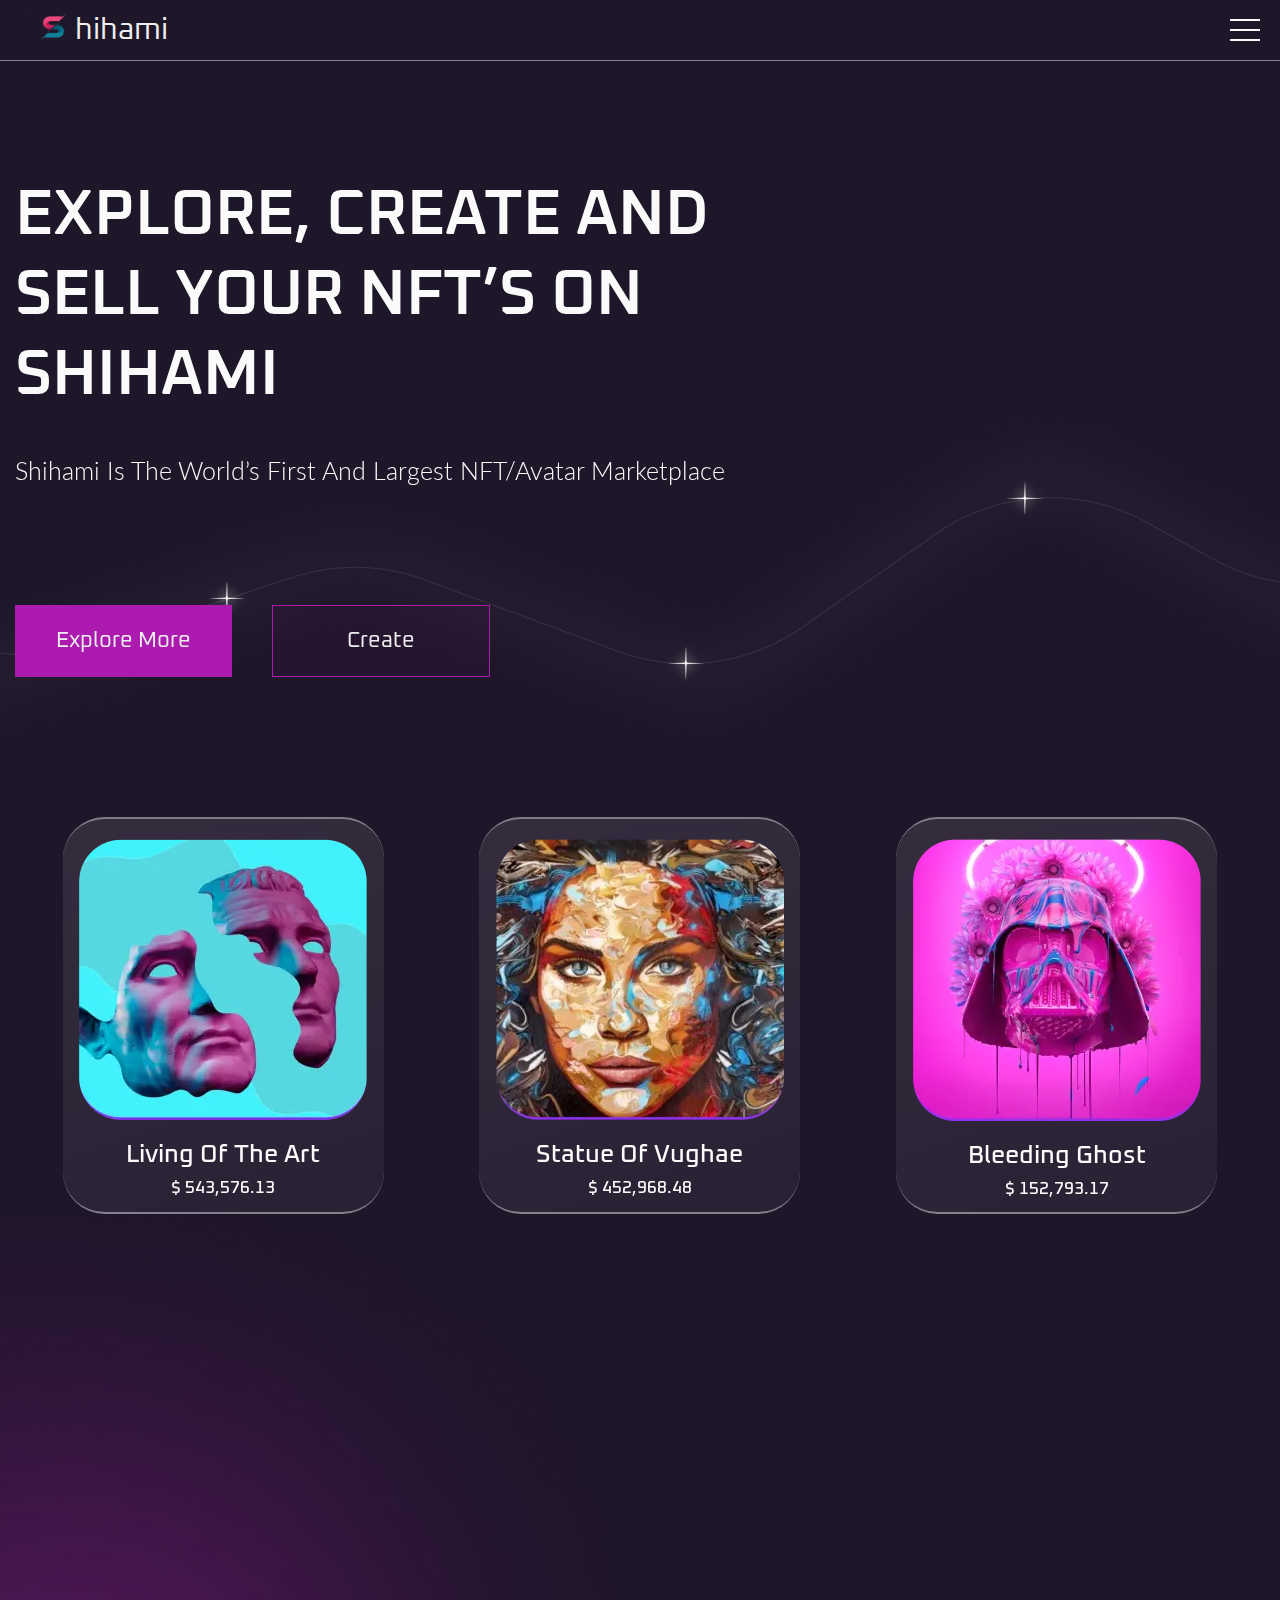
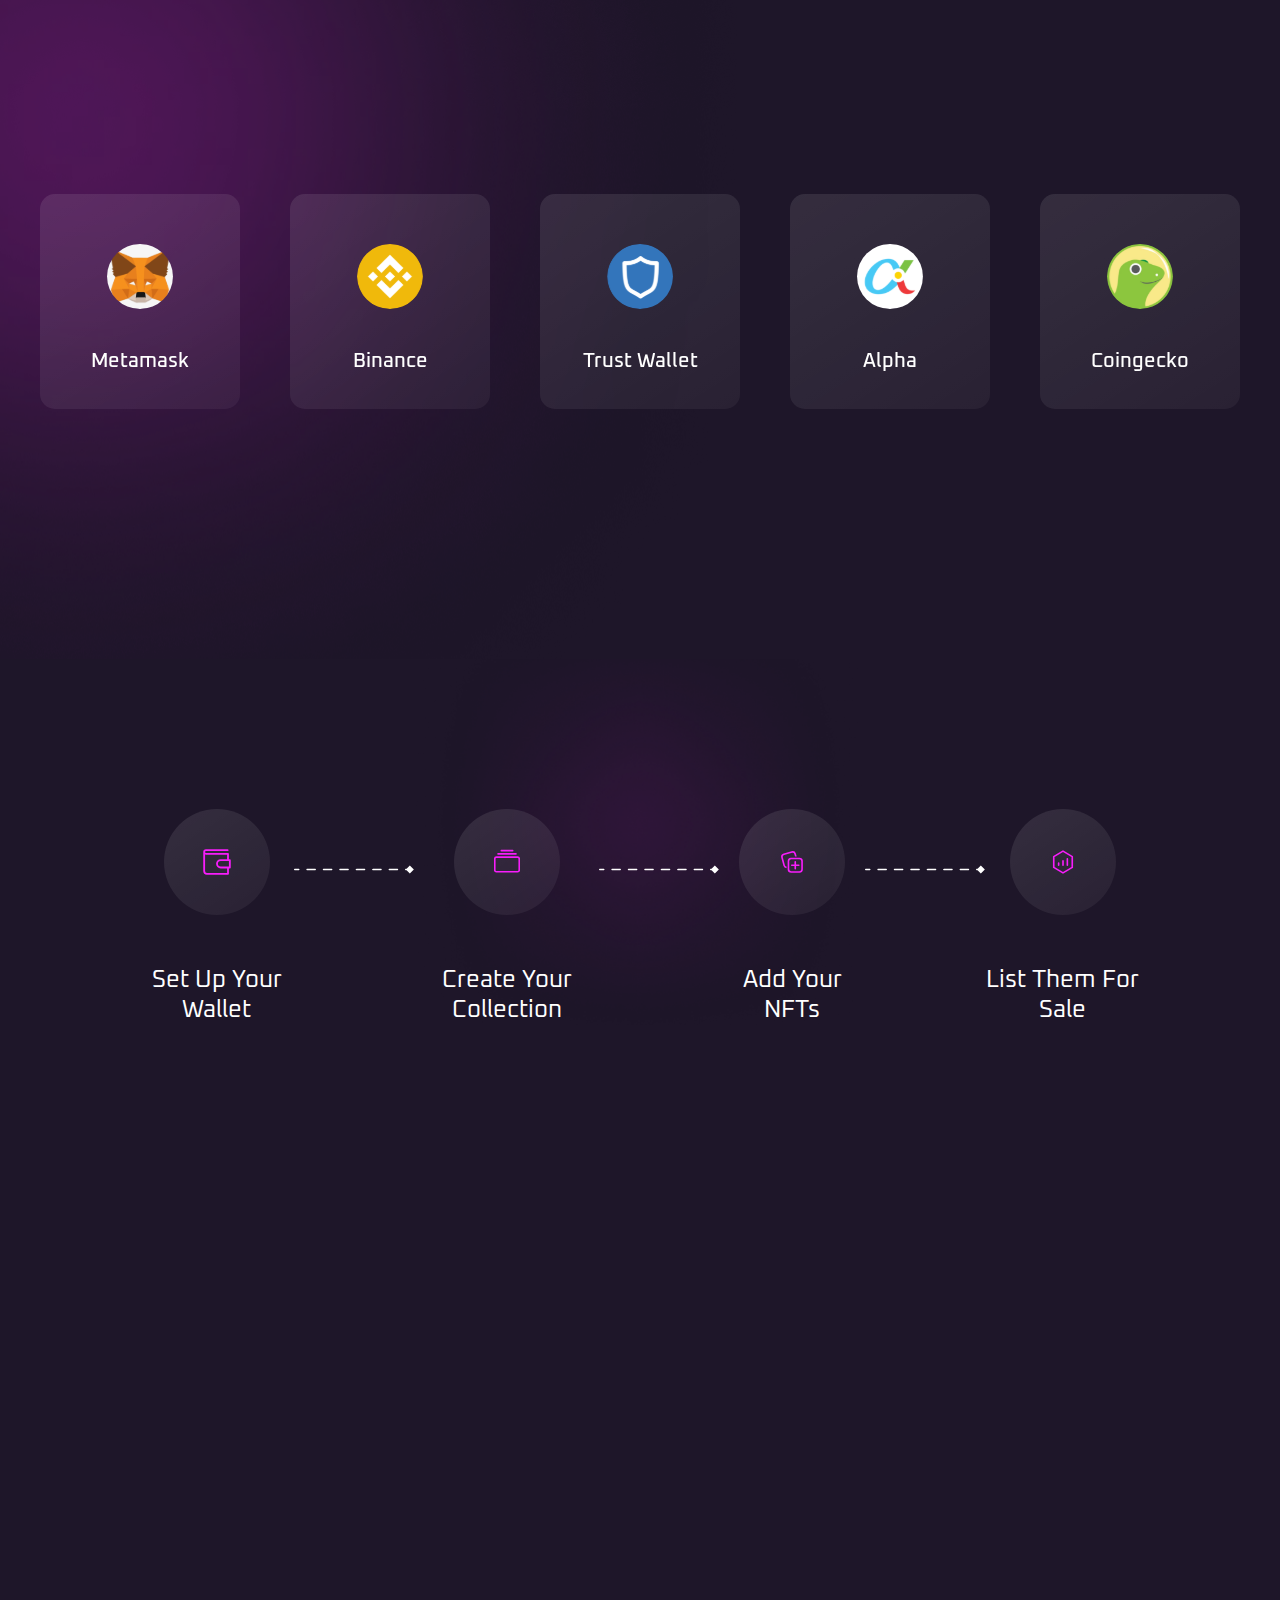
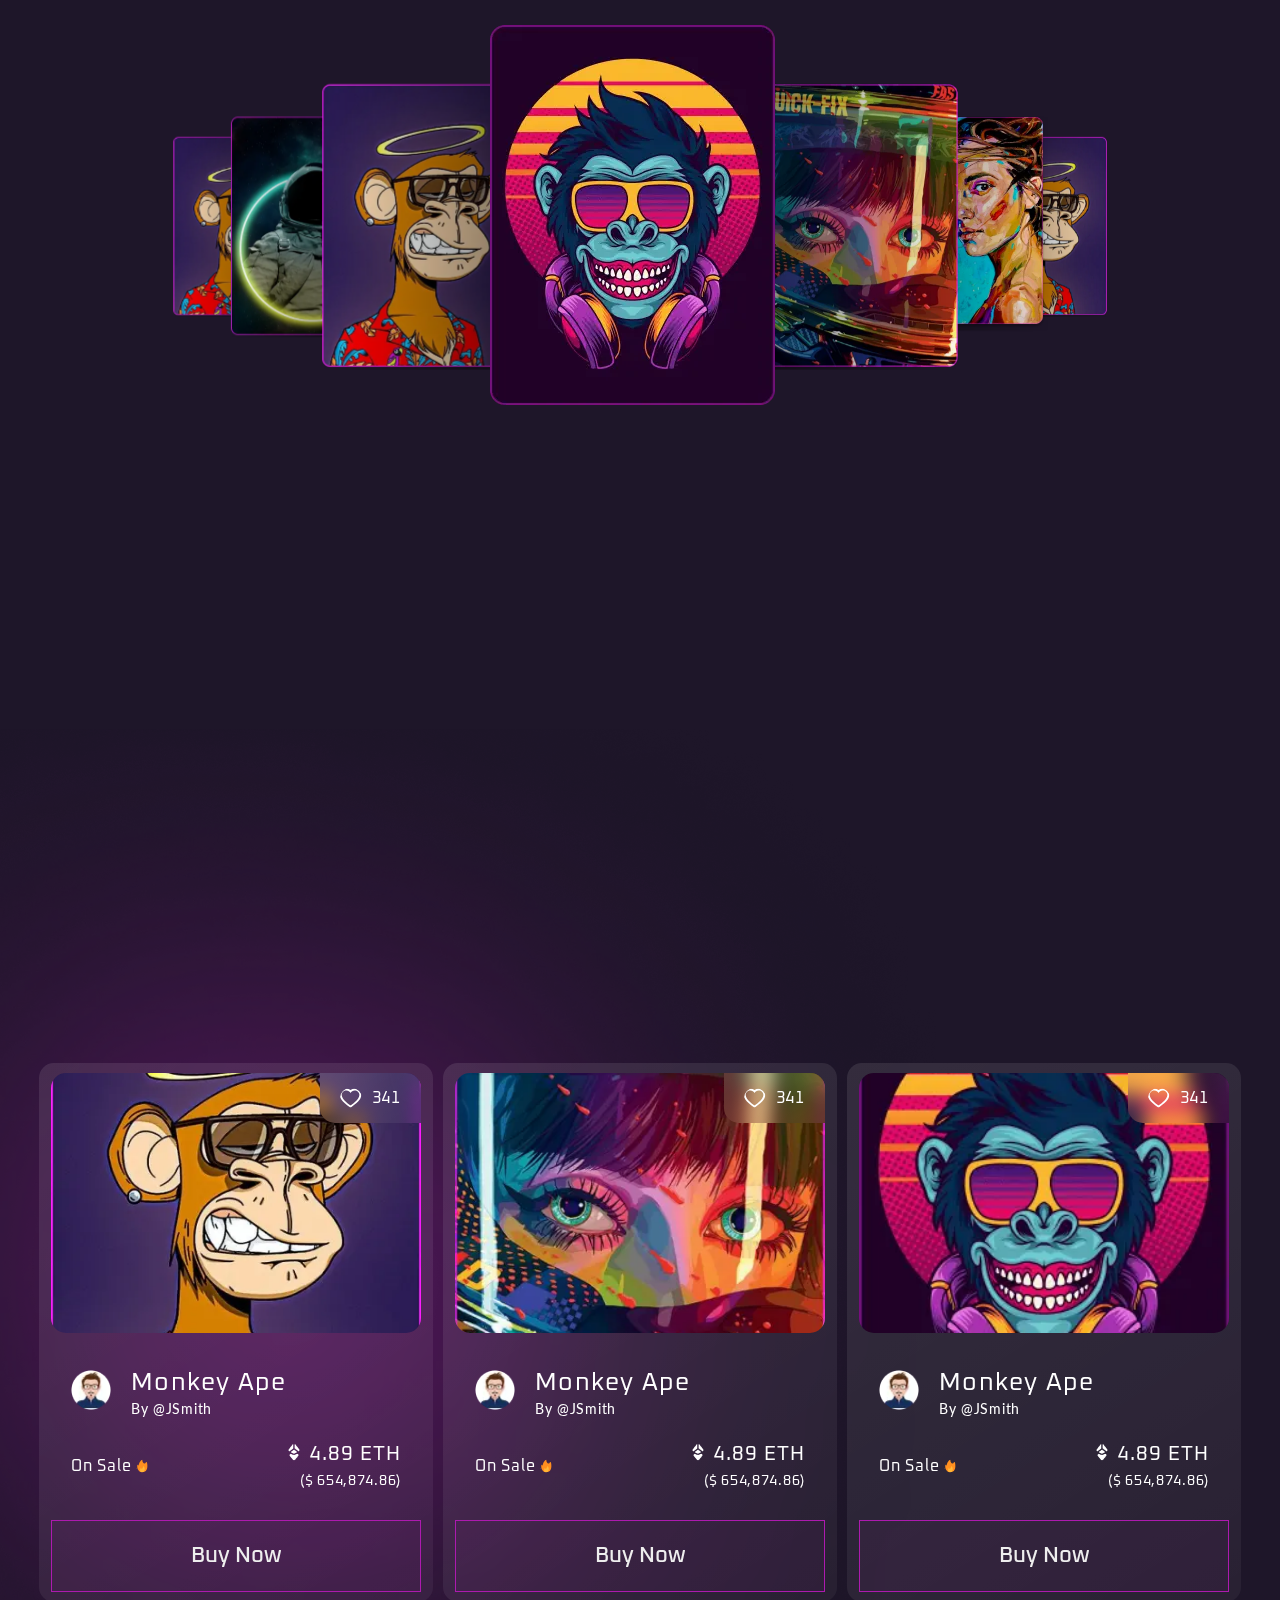
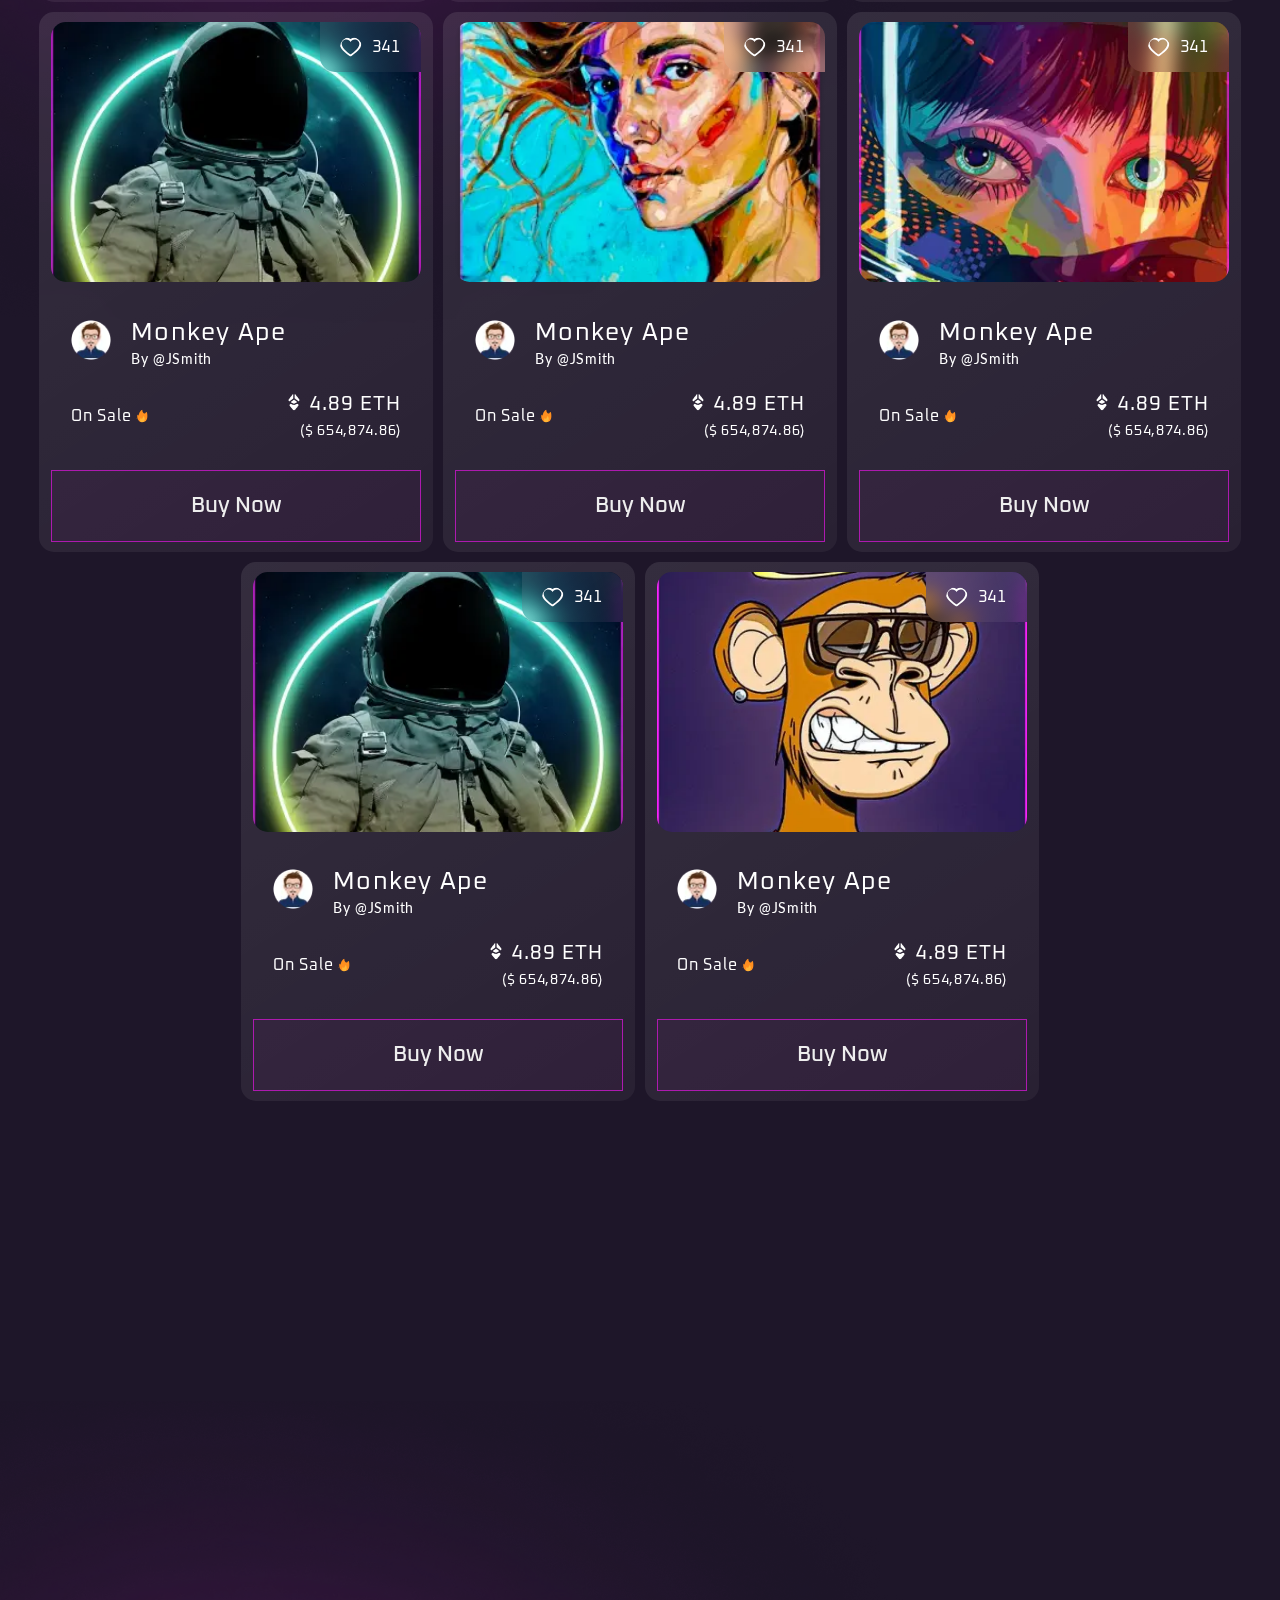
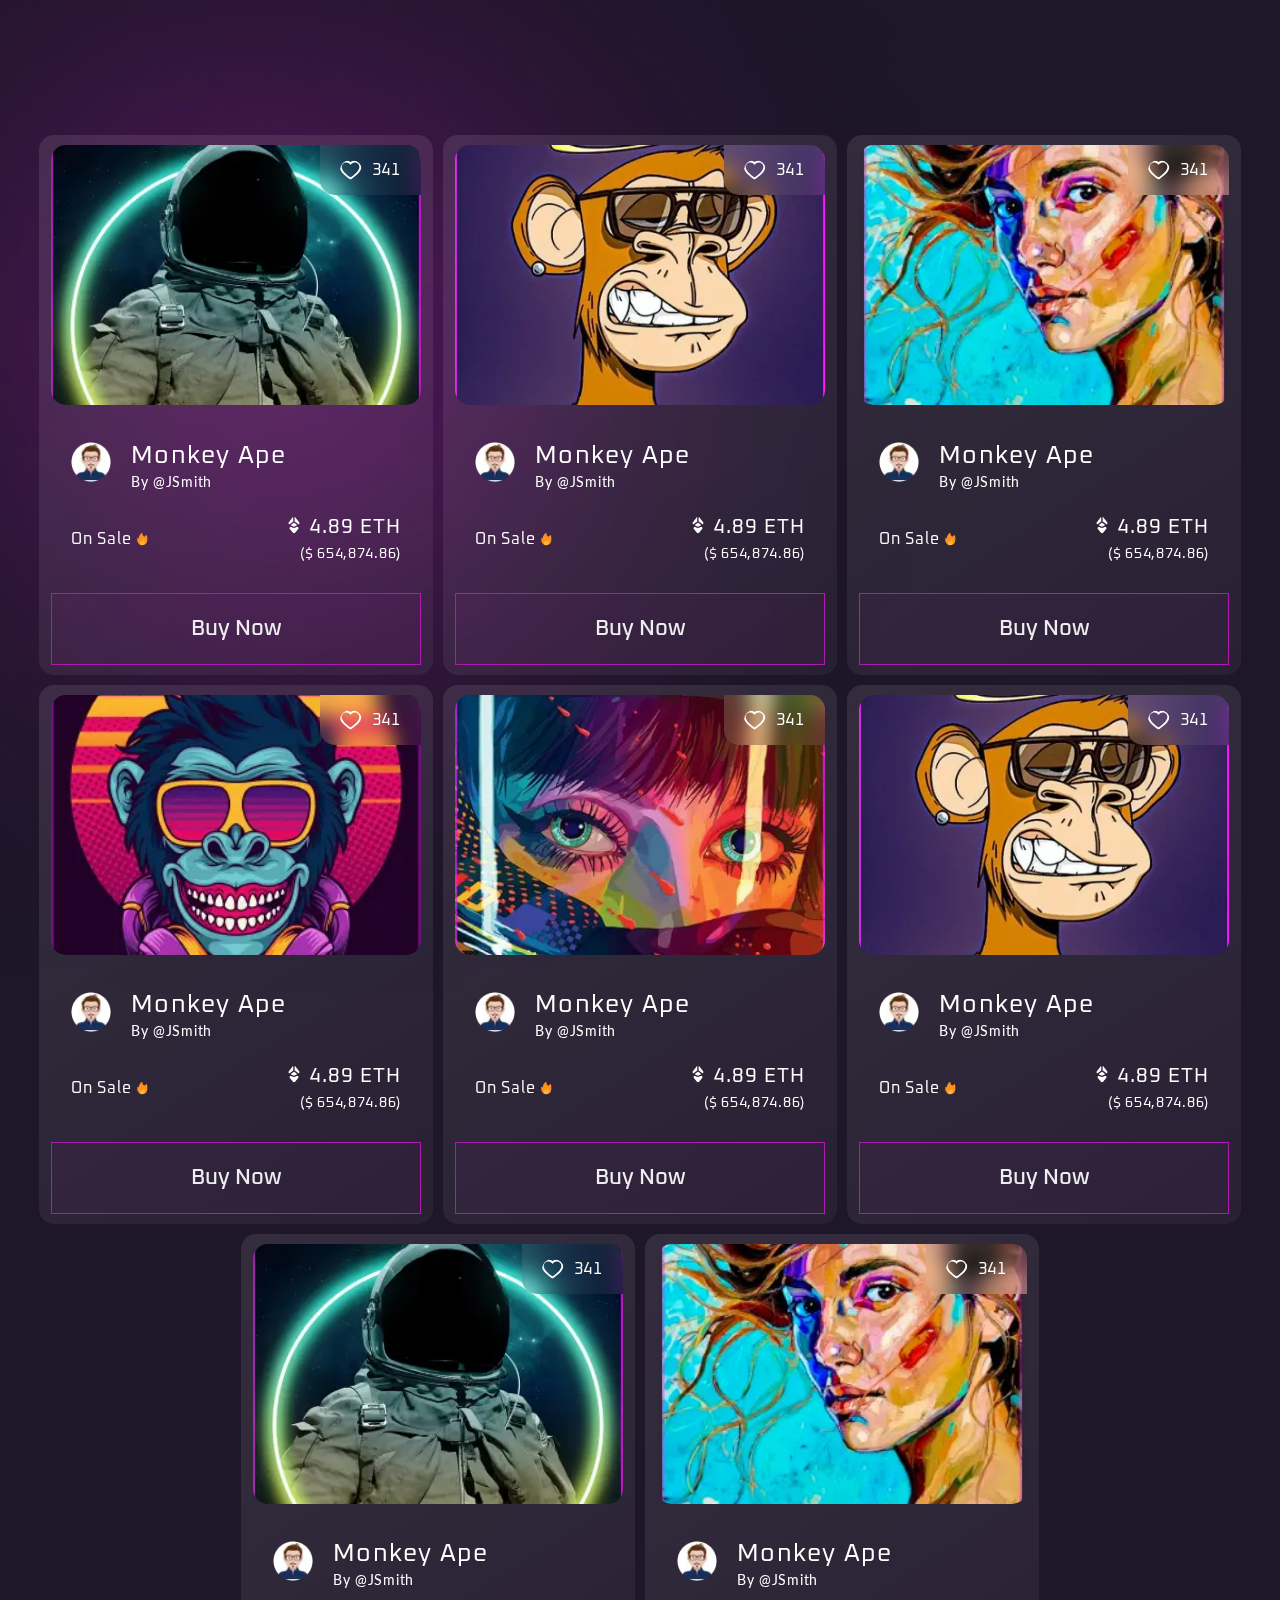
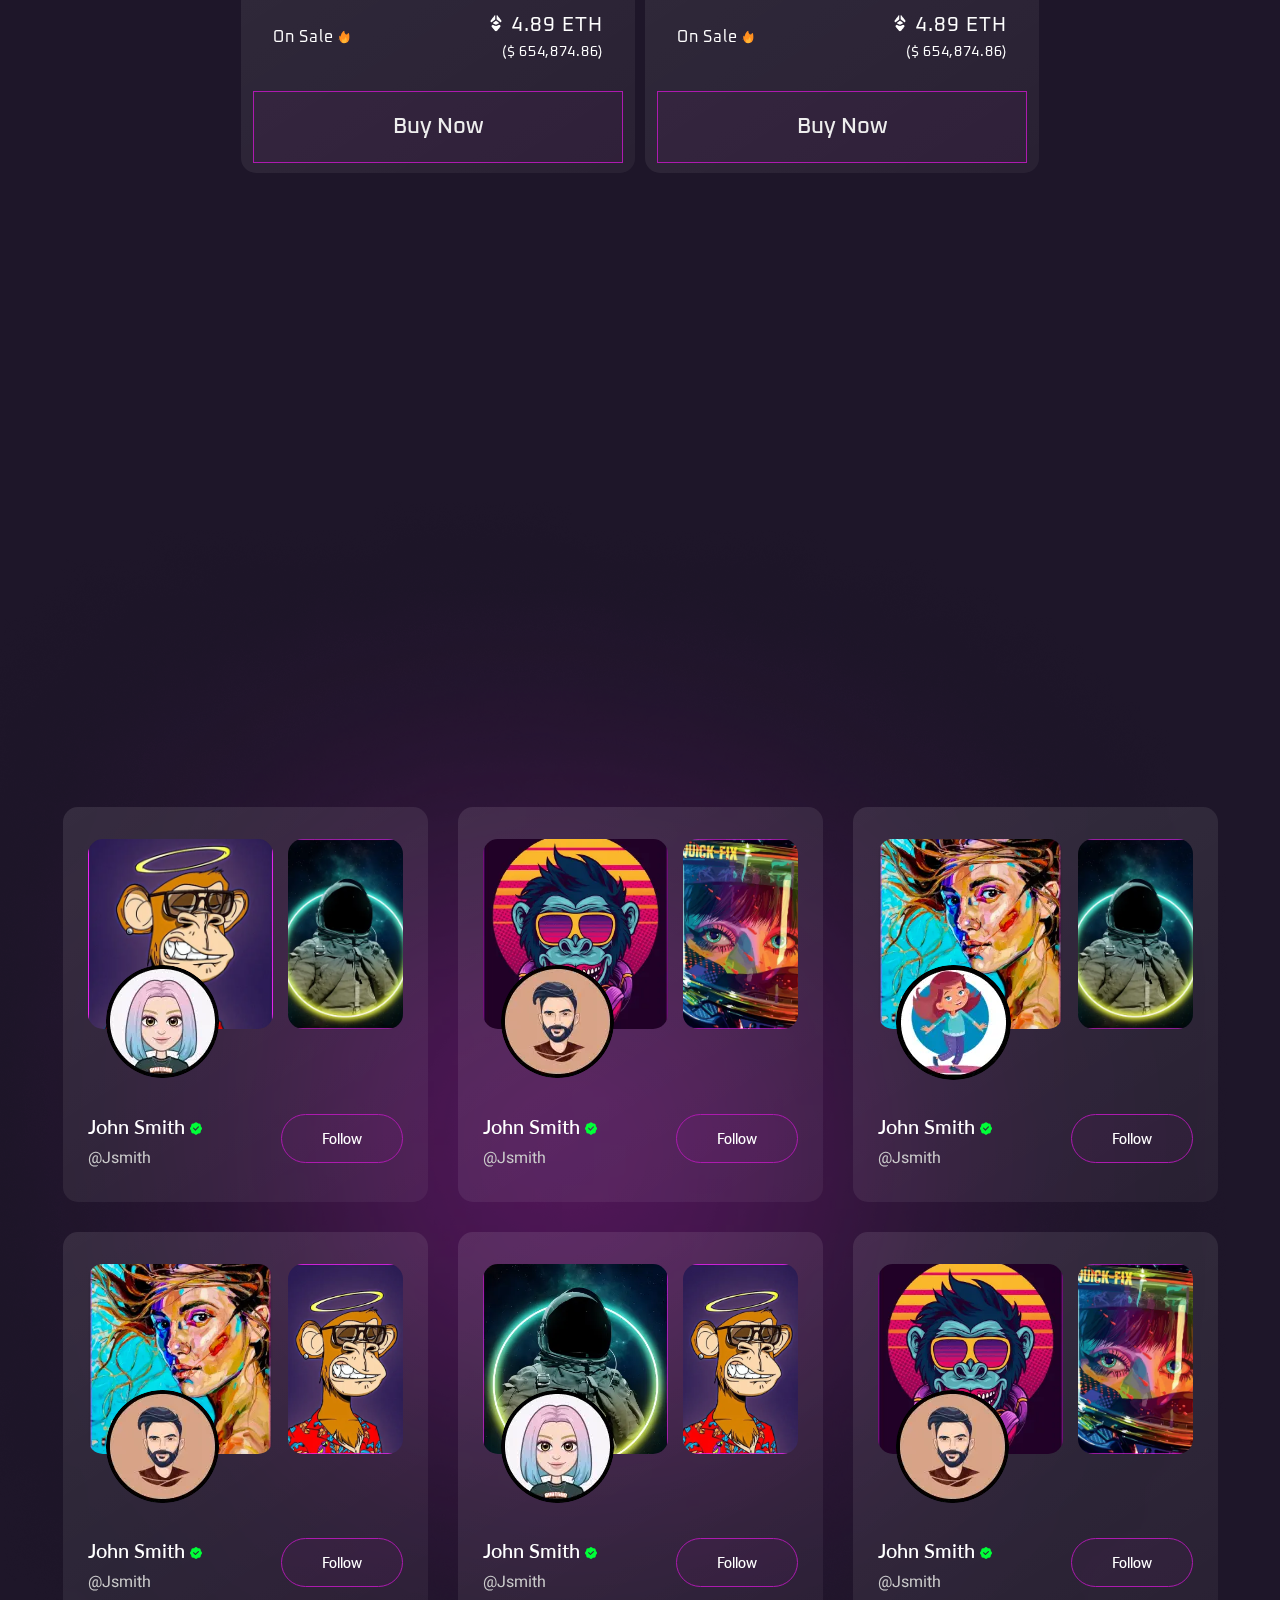
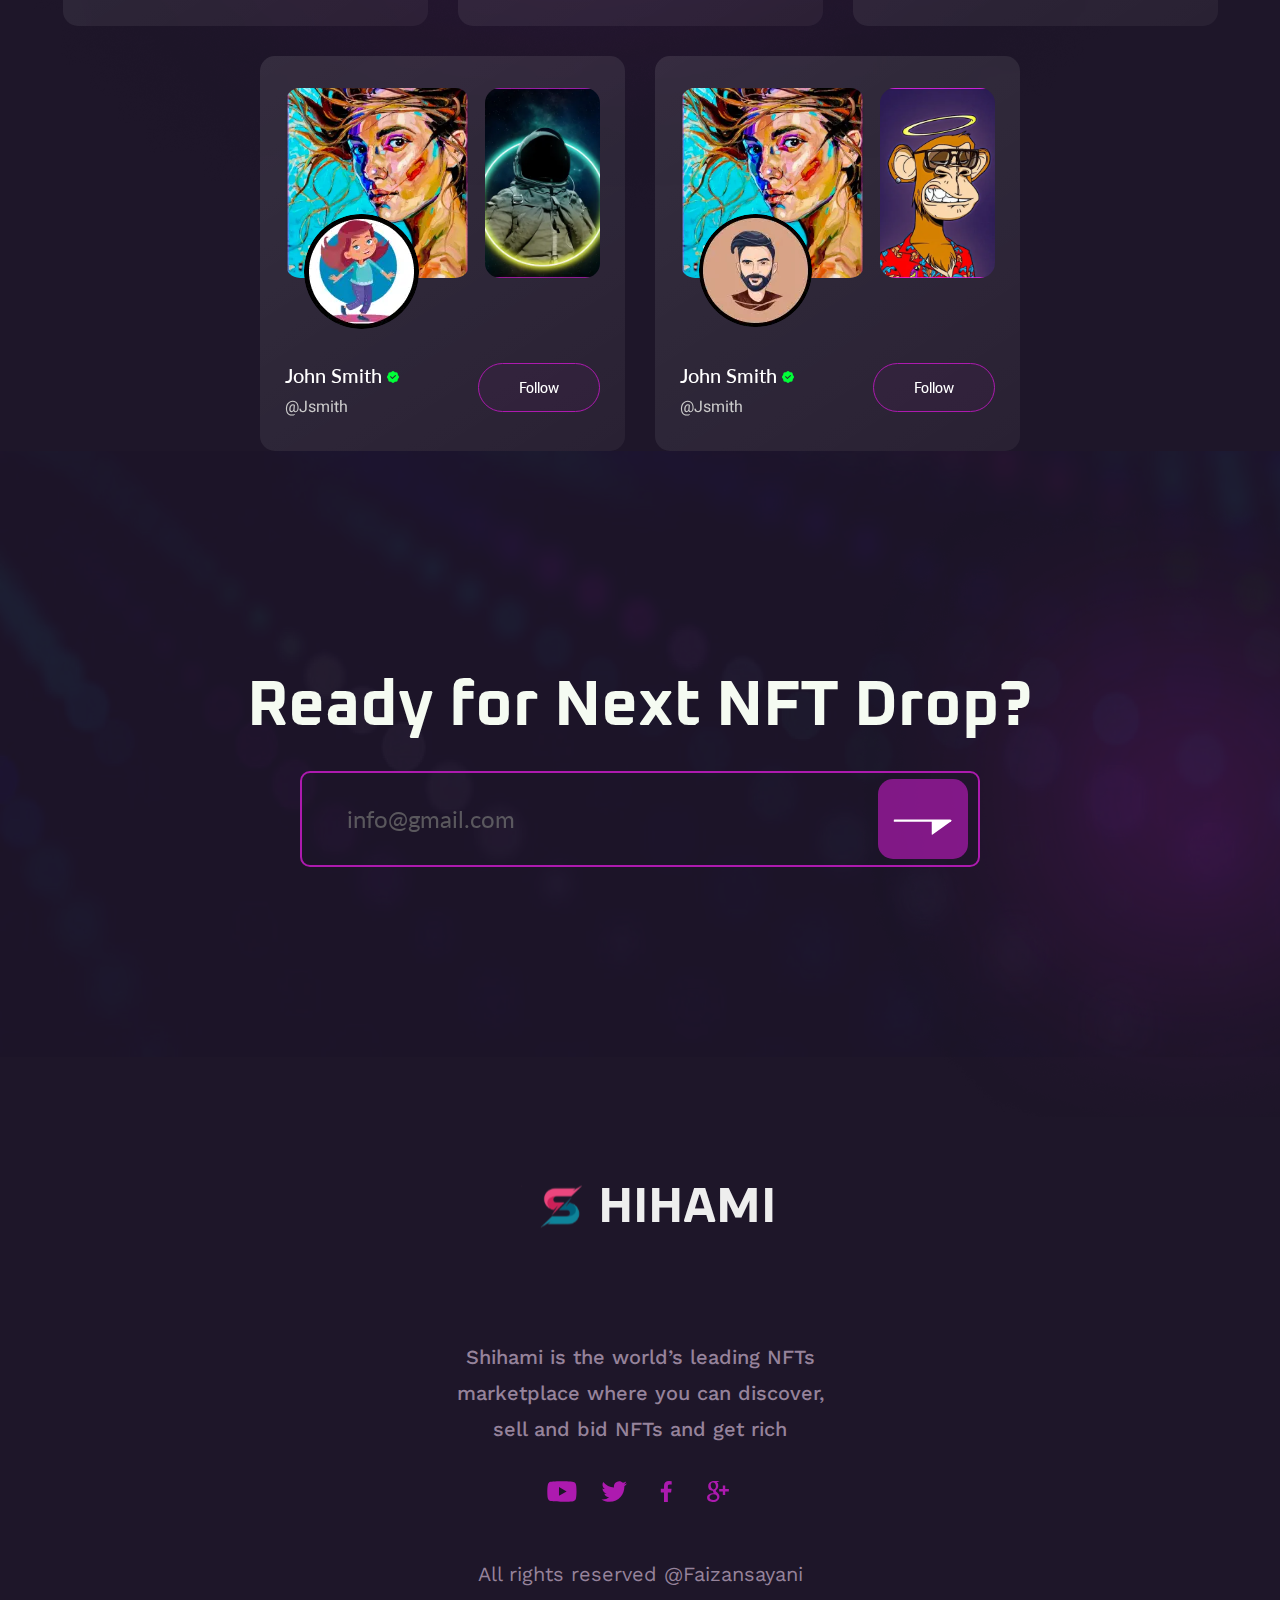
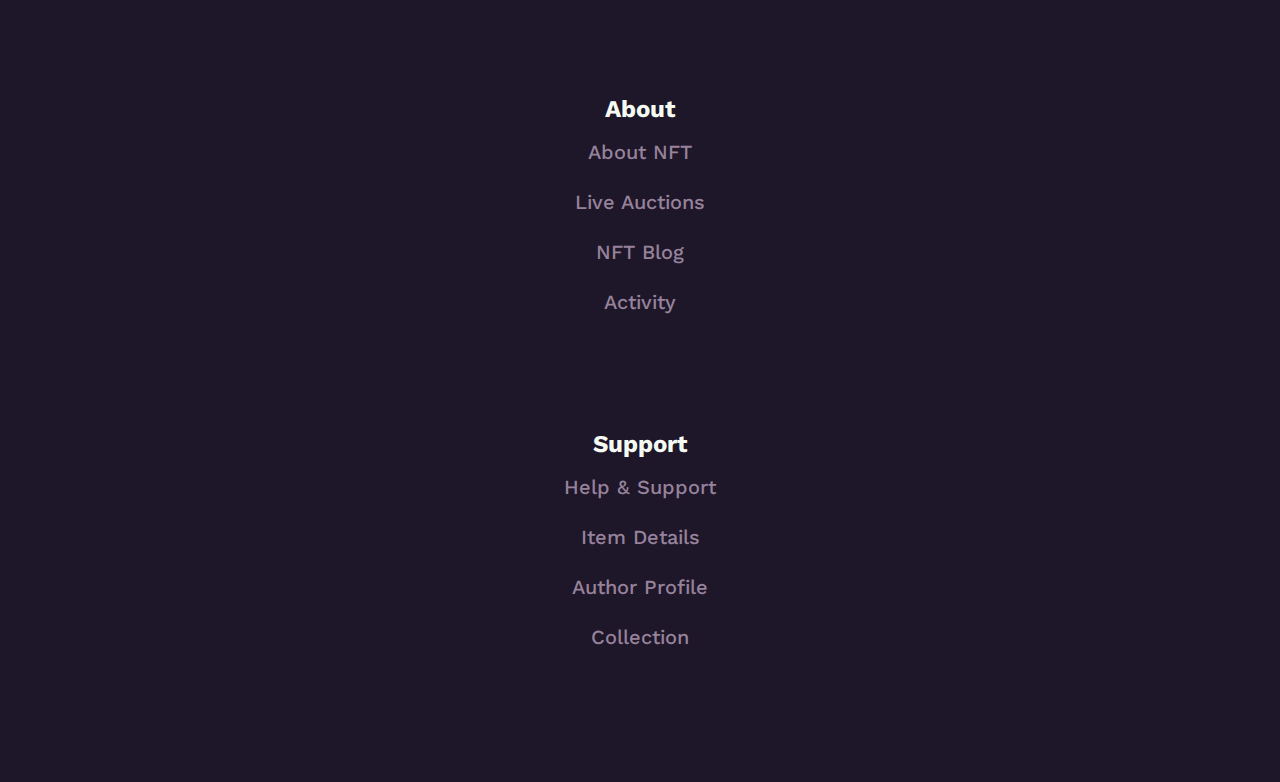
<file: index.html>
<!DOCTYPE html>
<html lang="en">

<head>
	<meta charset="UTF-8">
	<meta http-equiv="X-UA-Compatible" content="IE=edge">
	<meta name="viewport" content="width=device-width, initial-scale=1.0">
	<link rel="stylesheet" href="https://cdn.jsdelivr.net/npm/swiper@9/swiper-bundle.min.css?_v=20230613210202" />
	<link rel="stylesheet" href="css/style.min.css?_v=20230613210202">
	<link rel="preconnect" href="https://fonts.googleapis.com">
	<link rel="preconnect" href="https://fonts.gstatic.com" crossorigin>
	<link
		href="https://fonts.googleapis.com/css2?family=Heebo&family=Lato:wght@300;400&family=Oxanium:wght@400;500;600;700&family=Work+Sans:wght@400;500;600;700&display=swap&_v=20230613210202"
		rel="stylesheet">


	<title>Главная</title>

</head>

<body>
<header class="header" id="explore">
	<div class="container">
		<nav>

			<div class="desktop">
				<div class="logo" data-aos="fade-down"  data-aos-duration="1000">
					<a href=""><img src="img/icons/icons.svg#logo" alt=""></a>
					<a href="">
						<p>hihami</p>
					</a>
				</div>

				
					<ul>
						<li><a href="#explore">EXPLORE</a> </li>
						<li><a href="#tranding">TRENDING NFTs</a> </li>
						<li><a href="#auction">AUCTIONED NFTs </a> </li>
						<li><a href="#influencers">INFLUENCERS</a> </li>
					</ul>
				

				<div class="wallet" data-aos="fade-down"  data-aos-duration="1000">
					<div class="button">
						<button><a href="">Connect Wallet</a></button>
					</div>

					<div class="profile">
						<a href="">
							<img src="img/User Profile.webp" alt="">
							<span class="img_mask"></span>
						</a>
					</div>
				</div>
			</div>

			<div class="mobile">
				<div class="burger">
					<div class="wrapper">
						<div class="logo">
							<a href=""><img src="img/icons/icons.svg#logo" alt=""></a>
							<a href="">
								<p>hihami</p>
							</a>
						</div>

						<div class="menu-btn">
							<span></span>
							<span></span>
							<span></span>
						</div>
					</div>


					<div class="menu">
						<div class="wrapper">
							<ul>
								<li>
									<div class="button">
										<button><a href="">Connect Wallet</a></button>
									</div>
								</li>

								<div class="menu-plus">
									<ul>
										<li><a href="">PROFILE</a> </li>
										<li><a href="#explore">EXPLORE</a> </li>
										<li><a href="#tranding">TRENDING NFTs</a> </li>
										<li><a href="#auction">AUCTIONED NFTs </a> </li>
										<li><a href="#influencers">INFLUENCERS</a> </li>
									</ul>
								</div>
							</ul>
						</div>


					</div>
				</div>
			</div>

		</nav>

		<div class="center">
			<div class="left-side">
				<div class="wrapper" >
					<h1 data-aos="fade-right" data-aos-duration="1100" data-aos-once="true">EXPLORE, CREATE AND <br> SELL YOUR NFT’S ON <br> SHIHAMI</h1>
					<p data-aos="fade-left" data-aos-duration="1300" data-aos-once="true">Shihami is the World’s first and largest NFT/Avatar marketplace</p>

					<div class="buttons" data-aos="fade-up" data-aos-duration="1500" data-aos-once="true">
						<div class="first-button">
							<button><a href="">explore more</a></button>
						</div>

						<div class="second-button">
							<button><a href="">create</a></button>
						</div>
					</div>
				</div>

			</div>

			<div class="right-side">
				<div class="cards">
					<div class="card">
						<div class="top">
							<picture><source srcset="img/first_nft.webp" type="image/webp"><img src="img/first_nft.webp" alt=""></picture>
						</div>
						<div class="bottom">
							<p>Living of the art</p>
							<p>$ 543,576.13</p>
						</div>
					</div>

					<div class="card">
						<div class="top">
							<picture><source srcset="img/second_nft.webp" type="image/webp"><img src="img/second_nft.webp" alt=""></picture>
						</div>
						<div class="bottom">
							<p>Statue of vughae</p>
							<p>$ 452,968.48</p>
						</div>
					</div>

					<div class="card">
						<div class="top">
							<picture><source srcset="img/third_nft.webp" type="image/webp"><img src="img/third_nft.webp" alt=""></picture>
						</div>
						<div class="bottom">
							<p>bleeding ghost</p>
							<p>$ 152,793.17</p>
						</div>
					</div>

				</div>
			</div>
		</div>


		<a href="#explore"><div class="arrow-up">
			<img src="img/icons/icons.svg#Arrow" alt="">
		</div></a>
	</div>
</header>
<main>
	<div class="support">
		<div class="container">
			<div class="text">
				<div class="top-text" data-aos="fade-down" data-aos-duration="2000" data-aos-once="true">
					<p>Trade with world’s most trusted and fastest wallets</p>
				</div>
				<div class="title" data-aos="fade-right" data-aos-duration="500" data-aos-once="true">
					<h2>wallets we support</h2>
				</div>
			</div>

			<div class="wallet-cards">
				<div class="card">
					<div class="img">
						<img src="img/icons/icons.svg#metamask" alt="">
					</div>

					<div class="text">
						<p>Metamask</p>
					</div>
				</div>

				<div class="card">
					<div class="img">
						<img src="img/icons/icons.svg#binance" alt="">
					</div>

					<div class="text">
						<p>Binance</p>
					</div>
				</div>

				<div class="card">
					<div class="img">
						<img src="img/icons/icons.svg#twt" alt="">
					</div>

					<div class="text">
						<p>Trust Wallet</p>
					</div>
				</div>

				<div class="card">
					<div class="img">
						<img src="img/icons/icons.svg#alpha" alt="">
					</div>

					<div class="text">
						<p>Alpha</p>
					</div>
				</div>

				<div class="card">
					<div class="img">
						<img src="img/icons/icons.svg#coingecko" alt="">
					</div>

					<div class="text">
						<p>Coingecko</p>
					</div>
				</div>
			</div>

		</div>
	</div>

	<div class="how-works">
		<div class="container">
			<div class="title" data-aos="fade-left" data-aos-duration="500" data-aos-once="true">
				<h3>How it works</h3>
			</div>

			<div class="steps">
				<div class="step">
					<div class="img">
						<img src="img/icons/icons.svg#wallet_icon" alt="">
					</div>

					<div class="text">
						<p>
							Set up your wallet
						</p>
					</div>
				</div>

				<div class="dash">
					<img src="img/icons/icons.svg#dash" alt="">
				</div>

				<div class="step">
					<div class="img">
						<img src="img/icons/icons.svg#collection_icon" alt="">
					</div>

					<div class="text">
						<p>
							Create your collection
						</p>
					</div>
				</div>

				<div class="dash">
					<img src="img/icons/icons.svg#dash" alt="">
				</div>

				<div class="step">
					<div class="img">
						<img src="img/icons/icons.svg#nft_icon" alt="">
					</div>

					<div class="text">
						<p>
							Add your NFTs
						</p>
					</div>
				</div>

				<div class="dash">
					<img src="img/icons/icons.svg#dash" alt="">
				</div>

				<div class="step">
					<div class="img">
						<img src="img/icons/icons.svg#list_icon" alt="">
					</div>

					<div class="text">
						<p>
							List them for sale
						</p>
					</div>
				</div>
			</div>

		</div>
	</div>

	<div class="our-collection">
		<div class="container">
			<div class="text">
				<div class="top-text" data-aos="fade-down" data-aos-duration="2000" data-aos-once="true">
					<p>Explore our newly released NFT collection </p>
				</div>

				<div class="title" data-aos="fade-right" data-aos-duration="500" data-aos-once="true">
					<h2>Our collection</h2>
				</div>
			</div>

			<div class="swiper-container">
				<div class="swiper-wrapper">
					<div class="swiper-slide"><picture><source srcset="img/4_nft.webp" type="image/webp"><img src="img/4_nft.webp" alt=""></picture></div>
					<div class="swiper-slide"><picture><source srcset="img/7_nft.webp" type="image/webp"><img src="img/7_nft.webp" alt=""></picture></div>
					<div class="swiper-slide"><picture><source srcset="img/4_nft.webp" type="image/webp"><img src="img/4_nft.webp" alt=""></picture></div>
					<div class="swiper-slide"><picture><source srcset="img/6_nft.webp" type="image/webp"><img src="img/6_nft.webp" alt=""></picture></div>
					<div class="swiper-slide"><picture><source srcset="img/5_nft.webp" type="image/webp"><img src="img/5_nft.webp" alt=""></picture></div>
					<div class="swiper-slide"><picture><source srcset="img/8_nft.webp" type="image/webp"><img src="img/8_nft.webp" alt=""></picture></div>
					<div class="swiper-slide"><picture><source srcset="img/4_nft.webp" type="image/webp"><img src="img/4_nft.webp" alt=""></picture></div>

				</div>
				<!-- Add Pagination -->

			</div>

			<div class="swiper">
				<div class="swiper-container2">
					<div class="swiper-wrapper">
						<div class="swiper-slide"><picture><source srcset="img/4_nft.webp" type="image/webp"><img src="img/4_nft.webp" alt=""></picture></div>
						<div class="swiper-slide"><picture><source srcset="img/7_nft.webp" type="image/webp"><img src="img/7_nft.webp" alt=""></picture></div>
						<div class="swiper-slide"><picture><source srcset="img/4_nft.webp" type="image/webp"><img src="img/4_nft.webp" alt=""></picture></div>
						<div class="swiper-slide"><picture><source srcset="img/6_nft.webp" type="image/webp"><img src="img/6_nft.webp" alt=""></picture></div>
						<div class="swiper-slide"><picture><source srcset="img/5_nft.webp" type="image/webp"><img src="img/5_nft.webp" alt=""></picture></div>
						<div class="swiper-slide"><picture><source srcset="img/8_nft.webp" type="image/webp"><img src="img/8_nft.webp" alt=""></picture></div>
						<div class="swiper-slide"><picture><source srcset="img/4_nft.webp" type="image/webp"><img src="img/4_nft.webp" alt=""></picture></div>




					</div>

					<div class="swiper-pagination"></div>

					<!-- If we need navigation buttons -->
					<div class="swiper-button-prev"></div>
					<div class="swiper-button-next"></div>
				</div>
			</div>

		</div>
	</div>

	<div class="tranding" id="tranding">

		<div class="container">

			<div class="text">

				<div class="top-text" data-aos="fade-left" data-aos-duration="1000" data-aos-once="true">
					<p>most loved NFTs of the time</p>
				</div>

				<div class="wrapper" data-aos="flip-up" data-aos-duration="900" data-aos-once="true">
					<div class="title">
						<h2>hot trending nFTs </h2>
					</div>


				</div>

			</div>


			<div class="cards">
				<div class="button-top" data-aos="zoom-out" data-aos-duration="1500" data-aos-once="true">
					<a href=""><button>
							<p>view all</p>
						</button></a>
				</div>

				<div class="wrraper-cards">

					<div class="card-nft">
						<div class="top">
							<div class="nft">
								<picture><source srcset="img/4_nft.webp" type="image/webp"><img src="img/4_nft.webp" alt=""></picture>

								<div class="likes">
									<img src="img/icons/icons.svg#heart" alt="">
									<p>341</p>
								</div>
							</div>
						</div>

						<div class="center">
							<div class="center-top">
								<div class="left">
									<img src="img/User Profile.webp" alt="">
								</div>

								<div class="right">
									<div class="name">
										<a href="">
											<p>Monkey ape </p>
										</a>
									</div>

									<div class="artist">
										<a href="">
											<p>By @JSmith</p>
										</a>
									</div>
								</div>
							</div>

							<div class="center-bottom">
								<div class="left">
									<p>On Sale</p>
									<img src="img/icons/icons.svg#fire" alt="">
								</div>

								<div class="right">
									<div class="crypto">
										<picture><source srcset="img/ethereum-(eth).webp" type="image/webp"><img src="img/ethereum-(eth).png" alt=""></picture>

										<p>4.89 ETH</p>
									</div>

									<div class="price">
										<p>($ 654,874.86)</p>
									</div>
								</div>

							</div>
						</div>

						<div class="bottom">
							<div class="button">
								<a href=""> <button>
										<p>buy now</p>
									</button></a>
							</div>
						</div>

					</div>
					<div class="card-nft">
						<div class="top">
							<div class="nft">
								<picture><source srcset="img/5_nft.webp" type="image/webp"><img src="img/5_nft.webp" alt=""></picture>

								<div class="likes">
									<img src="img/icons/icons.svg#heart" alt="">
									<p>341</p>
								</div>
							</div>
						</div>

						<div class="center">
							<div class="center-top">
								<div class="left">
									<img src="img/User Profile.webp" alt="">
								</div>

								<div class="right">
									<div class="name">
										<a href="">
											<p>Monkey ape </p>
										</a>
									</div>

									<div class="artist">
										<a href="">
											<p>By @JSmith</p>
										</a>
									</div>
								</div>
							</div>

							<div class="center-bottom">
								<div class="left">
									<p>On Sale</p>
									<img src="img/icons/icons.svg#fire" alt="">
								</div>

								<div class="right">
									<div class="crypto">
										<picture><source srcset="img/ethereum-(eth).webp" type="image/webp"><img src="img/ethereum-(eth).png" alt=""></picture>

										<p>4.89 ETH</p>
									</div>

									<div class="price">
										<p>($ 654,874.86)</p>
									</div>
								</div>

							</div>
						</div>

						<div class="bottom">
							<div class="button">
								<a href=""> <button>
										<p>buy now</p>
									</button></a>
							</div>
						</div>

					</div>
					<div class="card-nft">
						<div class="top">
							<div class="nft">
								<picture><source srcset="img/6_nft.webp" type="image/webp"><img src="img/6_nft.webp" alt=""></picture>

								<div class="likes">
									<img src="img/icons/icons.svg#heart" alt="">
									<p>341</p>
								</div>
							</div>
						</div>

						<div class="center">
							<div class="center-top">
								<div class="left">
									<img src="img/User Profile.webp" alt="">
								</div>

								<div class="right">
									<div class="name">
										<a href="">
											<p>Monkey ape </p>
										</a>
									</div>

									<div class="artist">
										<a href="">
											<p>By @JSmith</p>
										</a>
									</div>
								</div>
							</div>

							<div class="center-bottom">
								<div class="left">
									<p>On Sale</p>
									<img src="img/icons/icons.svg#fire" alt="">
								</div>

								<div class="right">
									<div class="crypto">
										<picture><source srcset="img/ethereum-(eth).webp" type="image/webp"><img src="img/ethereum-(eth).png" alt=""></picture>

										<p>4.89 ETH</p>
									</div>

									<div class="price">
										<p>($ 654,874.86)</p>
									</div>
								</div>

							</div>
						</div>

						<div class="bottom">
							<div class="button">
								<a href=""> <button>
										<p>buy now</p>
									</button></a>
							</div>
						</div>

					</div>
					<div class="card-nft">
						<div class="top">
							<div class="nft">
								<picture><source srcset="img/7_nft.webp" type="image/webp"><img src="img/7_nft.webp" alt=""></picture>

								<div class="likes">
									<img src="img/icons/icons.svg#heart" alt="">
									<p>341</p>
								</div>
							</div>

						</div>

						<div class="center">
							<div class="center-top">
								<div class="left">
									<img src="img/User Profile.webp" alt="">
								</div>

								<div class="right">
									<div class="name">
										<a href="">
											<p>Monkey ape </p>
										</a>
									</div>

									<div class="artist">
										<a href="">
											<p>By @JSmith</p>
										</a>
									</div>
								</div>
							</div>

							<div class="center-bottom">
								<div class="left">
									<p>On Sale</p>
									<img src="img/icons/icons.svg#fire" alt="">
								</div>

								<div class="right">
									<div class="crypto">
										<picture><source srcset="img/ethereum-(eth).webp" type="image/webp"><img src="img/ethereum-(eth).png" alt=""></picture>

										<p>4.89 ETH</p>
									</div>

									<div class="price">
										<p>($ 654,874.86)</p>
									</div>
								</div>

							</div>
						</div>

						<div class="bottom">
							<div class="button">
								<a href=""> <button>
										<p>buy now</p>
									</button></a>
							</div>
						</div>

					</div>
					<div class="card-nft">
						<div class="top">
							<div class="nft">
								<picture><source srcset="img/8_nft.webp" type="image/webp"><img src="img/8_nft.webp" alt=""></picture>

								<div class="likes">
									<img src="img/icons/icons.svg#heart" alt="">
									<p>341</p>
								</div>
							</div>
						</div>

						<div class="center">
							<div class="center-top">
								<div class="left">
									<img src="img/User Profile.webp" alt="">
								</div>

								<div class="right">
									<div class="name">
										<a href="">
											<p>Monkey ape </p>
										</a>
									</div>

									<div class="artist">
										<a href="">
											<p>By @JSmith</p>
										</a>
									</div>
								</div>
							</div>

							<div class="center-bottom">
								<div class="left">
									<p>On Sale</p>
									<img src="img/icons/icons.svg#fire" alt="">
								</div>

								<div class="right">
									<div class="crypto">
										<picture><source srcset="img/ethereum-(eth).webp" type="image/webp"><img src="img/ethereum-(eth).png" alt=""></picture>

										<p>4.89 ETH</p>
									</div>

									<div class="price">
										<p>($ 654,874.86)</p>
									</div>
								</div>

							</div>
						</div>

						<div class="bottom">
							<div class="button">
								<a href=""> <button>
										<p>buy now</p>
									</button></a>
							</div>
						</div>

					</div>
					<div class="card-nft">
						<div class="top">
							<div class="nft">
								<picture><source srcset="img/5_nft.webp" type="image/webp"><img src="img/5_nft.webp" alt=""></picture>

								<div class="likes">
									<img src="img/icons/icons.svg#heart" alt="">
									<p>341</p>
								</div>
							</div>





						</div>

						<div class="center">
							<div class="center-top">
								<div class="left">
									<img src="img/User Profile.webp" alt="">
								</div>

								<div class="right">
									<div class="name">
										<a href="">
											<p>Monkey ape </p>
										</a>
									</div>

									<div class="artist">
										<a href="">
											<p>By @JSmith</p>
										</a>
									</div>
								</div>
							</div>

							<div class="center-bottom">
								<div class="left">
									<p>On Sale</p>
									<img src="img/icons/icons.svg#fire" alt="">
								</div>

								<div class="right">
									<div class="crypto">
										<picture><source srcset="img/ethereum-(eth).webp" type="image/webp"><img src="img/ethereum-(eth).png" alt=""></picture>

										<p>4.89 ETH</p>
									</div>

									<div class="price">
										<p>($ 654,874.86)</p>
									</div>
								</div>

							</div>
						</div>

						<div class="bottom">
							<div class="button">
								<a href=""> <button>
										<p>buy now</p>
									</button></a>
							</div>
						</div>

					</div>
					<div class="card-nft">
						<div class="top">
							<div class="nft">
								<picture><source srcset="img/7_nft.webp" type="image/webp"><img src="img/7_nft.webp" alt=""></picture>

								<div class="likes">
									<img src="img/icons/icons.svg#heart" alt="">
									<p>341</p>
								</div>
							</div>
						</div>

						<div class="center">
							<div class="center-top">
								<div class="left">
									<img src="img/User Profile.webp" alt="">
								</div>

								<div class="right">
									<div class="name">
										<a href="">
											<p>Monkey ape </p>
										</a>
									</div>

									<div class="artist">
										<a href="">
											<p>By @JSmith</p>
										</a>
									</div>
								</div>
							</div>

							<div class="center-bottom">
								<div class="left">
									<p>On Sale</p>
									<img src="img/icons/icons.svg#fire" alt="">
								</div>

								<div class="right">
									<div class="crypto">
										<picture><source srcset="img/ethereum-(eth).webp" type="image/webp"><img src="img/ethereum-(eth).png" alt=""></picture>

										<p>4.89 ETH</p>
									</div>

									<div class="price">
										<p>($ 654,874.86)</p>
									</div>
								</div>

							</div>
						</div>

						<div class="bottom">
							<div class="button">
								<a href=""> <button>
										<p>buy now</p>
									</button></a>
							</div>
						</div>

					</div>
					<div class="card-nft">
						<div class="top">
							<div class="nft">
								<picture><source srcset="img/4_nft.webp" type="image/webp"><img src="img/4_nft.webp" alt=""></picture>

								<div class="likes">
									<img src="img/icons/icons.svg#heart" alt="">
									<p>341</p>
								</div>
							</div>





						</div>

						<div class="center">
							<div class="center-top">
								<div class="left">
									<img src="img/User Profile.webp" alt="">
								</div>

								<div class="right">
									<div class="name">
										<a href="">
											<p>Monkey ape </p>
										</a>
									</div>

									<div class="artist">
										<a href="">
											<p>By @JSmith</p>
										</a>
									</div>
								</div>
							</div>

							<div class="center-bottom">
								<div class="left">
									<p>On Sale</p>
									<img src="img/icons/icons.svg#fire" alt="">
								</div>

								<div class="right">
									<div class="crypto">
										<picture><source srcset="img/ethereum-(eth).webp" type="image/webp"><img src="img/ethereum-(eth).png" alt=""></picture>

										<p>4.89 ETH</p>
									</div>

									<div class="price">
										<p>($ 654,874.86)</p>
									</div>
								</div>

							</div>
						</div>

						<div class="bottom">
							<div class="button">
								<a href=""> <button>
										<p>buy now</p>
									</button></a>
							</div>
						</div>

					</div>

					<div class="button-view">
						<button>View All</button>
					</div>

					<div class="wrapper-arrow">
						<div class="arrow-down">
							<img src="img/icons/icons.svg#down_arrow_icon" alt="">
						</div>
					</div>

				</div>


			</div>
		</div>

	</div>

	<div class="live-auction" id="auction">

		<div class="container">

			<div class="text">

				<div class="top-text" data-aos="fade-right" data-aos-duration="1000" data-aos-once="true">
					<p>Most Appreciated NFTs On Sale For the day</p>
				</div>

				<div class="wrapper" data-aos="flip-up" data-aos-duration="900" data-aos-once="true">
					<div class="title">
						<h2>Live Auction nFTs </h2>
					</div>


				</div>

			</div>


			<div class="cards">
				<div class="button-top" data-aos="zoom-out" data-aos-duration="1500" data-aos-once="true">
					<a href=""><button>
							<p>view all</p>
						</button></a>
				</div>

				<div class="wrraper-cards">

					<div class="card-nft">
						<div class="top">
							<div class="nft">
								<picture><source srcset="img/7_nft.webp" type="image/webp"><img src="img/7_nft.webp" alt=""></picture>

								<div class="likes">
									<img src="img/icons/icons.svg#heart" alt="">
									<p>341</p>
								</div>
							</div>
						</div>

						<div class="center">
							<div class="center-top">
								<div class="left">
									<img src="img/User Profile.webp" alt="">
								</div>

								<div class="right">
									<div class="name">
										<a href="">
											<p>Monkey ape </p>
										</a>
									</div>

									<div class="artist">
										<a href="">
											<p>By @JSmith</p>
										</a>
									</div>
								</div>
							</div>

							<div class="center-bottom">
								<div class="left">
									<p>On Sale</p>
									<img src="img/icons/icons.svg#fire" alt="">
								</div>

								<div class="right">
									<div class="crypto">
										<picture><source srcset="img/ethereum-(eth).webp" type="image/webp"><img src="img/ethereum-(eth).png" alt=""></picture>

										<p>4.89 ETH</p>
									</div>

									<div class="price">
										<p>($ 654,874.86)</p>
									</div>
								</div>

							</div>
						</div>

						<div class="bottom">
							<div class="button">
								<a href=""> <button>
										<p>buy now</p>
									</button></a>
							</div>
						</div>

					</div>
					<div class="card-nft">
						<div class="top">
							<div class="nft">
								<picture><source srcset="img/4_nft.webp" type="image/webp"><img src="img/4_nft.webp" alt=""></picture>

								<div class="likes">
									<img src="img/icons/icons.svg#heart" alt="">
									<p>341</p>
								</div>
							</div>
						</div>

						<div class="center">
							<div class="center-top">
								<div class="left">
									<img src="img/User Profile.webp" alt="">
								</div>

								<div class="right">
									<div class="name">
										<a href="">
											<p>Monkey ape </p>
										</a>
									</div>

									<div class="artist">
										<a href="">
											<p>By @JSmith</p>
										</a>
									</div>
								</div>
							</div>

							<div class="center-bottom">
								<div class="left">
									<p>On Sale</p>
									<img src="img/icons/icons.svg#fire" alt="">
								</div>

								<div class="right">
									<div class="crypto">
										<picture><source srcset="img/ethereum-(eth).webp" type="image/webp"><img src="img/ethereum-(eth).png" alt=""></picture>

										<p>4.89 ETH</p>
									</div>

									<div class="price">
										<p>($ 654,874.86)</p>
									</div>
								</div>

							</div>
						</div>

						<div class="bottom">
							<div class="button">
								<a href=""> <button>
										<p>buy now</p>
									</button></a>
							</div>
						</div>

					</div>
					<div class="card-nft">
						<div class="top">
							<div class="nft">
								<picture><source srcset="img/8_nft.webp" type="image/webp"><img src="img/8_nft.webp" alt=""></picture>

								<div class="likes">
									<img src="img/icons/icons.svg#heart" alt="">
									<p>341</p>
								</div>
							</div>
						</div>

						<div class="center">
							<div class="center-top">
								<div class="left">
									<img src="img/User Profile.webp" alt="">
								</div>

								<div class="right">
									<div class="name">
										<a href="">
											<p>Monkey ape </p>
										</a>
									</div>

									<div class="artist">
										<a href="">
											<p>By @JSmith</p>
										</a>
									</div>
								</div>
							</div>

							<div class="center-bottom">
								<div class="left">
									<p>On Sale</p>
									<img src="img/icons/icons.svg#fire" alt="">
								</div>

								<div class="right">
									<div class="crypto">
										<picture><source srcset="img/ethereum-(eth).webp" type="image/webp"><img src="img/ethereum-(eth).png" alt=""></picture>

										<p>4.89 ETH</p>
									</div>

									<div class="price">
										<p>($ 654,874.86)</p>
									</div>
								</div>

							</div>
						</div>

						<div class="bottom">
							<div class="button">
								<a href=""> <button>
										<p>buy now</p>
									</button></a>
							</div>
						</div>

					</div>
					<div class="card-nft">
						<div class="top">
							<div class="nft">
								<picture><source srcset="img/6_nft.webp" type="image/webp"><img src="img/6_nft.webp" alt=""></picture>

								<div class="likes">
									<img src="img/icons/icons.svg#heart" alt="">
									<p>341</p>
								</div>
							</div>

						</div>

						<div class="center">
							<div class="center-top">
								<div class="left">
									<img src="img/User Profile.webp" alt="">
								</div>

								<div class="right">
									<div class="name">
										<a href="">
											<p>Monkey ape </p>
										</a>
									</div>

									<div class="artist">
										<a href="">
											<p>By @JSmith</p>
										</a>
									</div>
								</div>
							</div>

							<div class="center-bottom">
								<div class="left">
									<p>On Sale</p>
									<img src="img/icons/icons.svg#fire" alt="">
								</div>

								<div class="right">
									<div class="crypto">
										<picture><source srcset="img/ethereum-(eth).webp" type="image/webp"><img src="img/ethereum-(eth).png" alt=""></picture>

										<p>4.89 ETH</p>
									</div>

									<div class="price">
										<p>($ 654,874.86)</p>
									</div>
								</div>

							</div>
						</div>

						<div class="bottom">
							<div class="button">
								<a href=""> <button>
										<p>buy now</p>
									</button></a>
							</div>
						</div>

					</div>
					<div class="card-nft">
						<div class="top">
							<div class="nft">
								<picture><source srcset="img/5_nft.webp" type="image/webp"><img src="img/5_nft.webp" alt=""></picture>

								<div class="likes">
									<img src="img/icons/icons.svg#heart" alt="">
									<p>341</p>
								</div>
							</div>
						</div>

						<div class="center">
							<div class="center-top">
								<div class="left">
									<img src="img/User Profile.webp" alt="">
								</div>

								<div class="right">
									<div class="name">
										<a href="">
											<p>Monkey ape </p>
										</a>
									</div>

									<div class="artist">
										<a href="">
											<p>By @JSmith</p>
										</a>
									</div>
								</div>
							</div>

							<div class="center-bottom">
								<div class="left">
									<p>On Sale</p>
									<img src="img/icons/icons.svg#fire" alt="">
								</div>

								<div class="right">
									<div class="crypto">
										<picture><source srcset="img/ethereum-(eth).webp" type="image/webp"><img src="img/ethereum-(eth).png" alt=""></picture>

										<p>4.89 ETH</p>
									</div>

									<div class="price">
										<p>($ 654,874.86)</p>
									</div>
								</div>

							</div>
						</div>

						<div class="bottom">
							<div class="button">
								<a href=""> <button>
										<p>buy now</p>
									</button></a>
							</div>
						</div>

					</div>
					<div class="card-nft">
						<div class="top">
							<div class="nft">
								<picture><source srcset="img/4_nft.webp" type="image/webp"><img src="img/4_nft.webp" alt=""></picture>

								<div class="likes">
									<img src="img/icons/icons.svg#heart" alt="">
									<p>341</p>
								</div>
							</div>





						</div>

						<div class="center">
							<div class="center-top">
								<div class="left">
									<img src="img/User Profile.webp" alt="">
								</div>

								<div class="right">
									<div class="name">
										<a href="">
											<p>Monkey ape </p>
										</a>
									</div>

									<div class="artist">
										<a href="">
											<p>By @JSmith</p>
										</a>
									</div>
								</div>
							</div>

							<div class="center-bottom">
								<div class="left">
									<p>On Sale</p>
									<img src="img/icons/icons.svg#fire" alt="">
								</div>

								<div class="right">
									<div class="crypto">
										<picture><source srcset="img/ethereum-(eth).webp" type="image/webp"><img src="img/ethereum-(eth).png" alt=""></picture>

										<p>4.89 ETH</p>
									</div>

									<div class="price">
										<p>($ 654,874.86)</p>
									</div>
								</div>

							</div>
						</div>

						<div class="bottom">
							<div class="button">
								<a href=""> <button>
										<p>buy now</p>
									</button></a>
							</div>
						</div>

					</div>
					<div class="card-nft">
						<div class="top">
							<div class="nft">
								<picture><source srcset="img/7_nft.webp" type="image/webp"><img src="img/7_nft.webp" alt=""></picture>

								<div class="likes">
									<img src="img/icons/icons.svg#heart" alt="">
									<p>341</p>
								</div>
							</div>
						</div>

						<div class="center">
							<div class="center-top">
								<div class="left">
									<img src="img/User Profile.webp" alt="">
								</div>

								<div class="right">
									<div class="name">
										<a href="">
											<p>Monkey ape </p>
										</a>
									</div>

									<div class="artist">
										<a href="">
											<p>By @JSmith</p>
										</a>
									</div>
								</div>
							</div>

							<div class="center-bottom">
								<div class="left">
									<p>On Sale</p>
									<img src="img/icons/icons.svg#fire" alt="">
								</div>

								<div class="right">
									<div class="crypto">
										<picture><source srcset="img/ethereum-(eth).webp" type="image/webp"><img src="img/ethereum-(eth).png" alt=""></picture>

										<p>4.89 ETH</p>
									</div>

									<div class="price">
										<p>($ 654,874.86)</p>
									</div>
								</div>

							</div>
						</div>

						<div class="bottom">
							<div class="button">
								<a href=""> <button>
										<p>buy now</p>
									</button></a>
							</div>
						</div>

					</div>
					<div class="card-nft">
						<div class="top">
							<div class="nft">
								<picture><source srcset="img/8_nft.webp" type="image/webp"><img src="img/8_nft.webp" alt=""></picture>

								<div class="likes">
									<img src="img/icons/icons.svg#heart" alt="">
									<p>341</p>
								</div>
							</div>





						</div>

						<div class="center">
							<div class="center-top">
								<div class="left">
									<img src="img/User Profile.webp" alt="">
								</div>

								<div class="right">
									<div class="name">
										<a href="">
											<p>Monkey ape </p>
										</a>
									</div>

									<div class="artist">
										<a href="">
											<p>By @JSmith</p>
										</a>
									</div>
								</div>
							</div>

							<div class="center-bottom">
								<div class="left">
									<p>On Sale</p>
									<img src="img/icons/icons.svg#fire" alt="">
								</div>

								<div class="right">
									<div class="crypto">
										<picture><source srcset="img/ethereum-(eth).webp" type="image/webp"><img src="img/ethereum-(eth).png" alt=""></picture>

										<p>4.89 ETH</p>
									</div>

									<div class="price">
										<p>($ 654,874.86)</p>
									</div>
								</div>

							</div>
						</div>

						<div class="bottom">
							<div class="button">
								<a href=""> <button>
										<p>buy now</p>
									</button></a>
							</div>
						</div>

					</div>

					<div class="button-view">
						<button>View All</button>
					</div>

					<div class="wrapper-arrow">
						<div class="arrow-down">
							<img src="img/icons/icons.svg#down_arrow_icon" alt="">
						</div>
					</div>

				</div>


			</div>



		</div>

	</div>

	<div class="influencers" id="influencers">

		<div class="container">

			<div class="text">

				<div class="top-text" data-aos="fade-left" data-aos-duration="1000" data-aos-once="true">
					<p>Watch and follow celebrities to get the best collection of NFTs</p>
				</div>

				<div class="wrapper" data-aos="flip-up" data-aos-duration="900" data-aos-once="true">
					<div class="title">
						<h2>joined influencers </h2>
					</div>


				</div>

			</div>


			<div class="cards">
				<div class="button-top" data-aos="zoom-out" data-aos-duration="1500" data-aos-once="true">
					<a href=""><button>
							<p>view all</p>
						</button></a>
				</div>

				<div class="wrraper-cards">

					<div class="influen-nft">
						<div class="top">
							<div class="nft_last">
								<div class="first">
									<picture><source srcset="img/4_nft.webp" type="image/webp"><img src="img/4_nft.webp" alt=""></picture>
								</div>
								
								<div class="more">
									<picture><source srcset="img/7_nft.webp" type="image/webp"><img src="img/7_nft.webp" alt=""></picture>
								</div>

							</div>

							<div class="avatar">
								<a href=""><picture><source srcset="img/avatar_1.webp" type="image/webp"><img src="img/avatar_1.webp" alt=""></picture>
									<span class="img_mask"></span>
								</a>

							</div>
						</div>
						<div class="bottom">
							<div class="left">
								<div class="name">
									<div class="text">
										<p>John Smith </p>
									</div>

									<div class="check">
										<img src="img/icons/icons.svg#check" alt="">
									</div>
								</div>

								<div class="nick">
									<a href="">
										<p>@Jsmith</p>
									</a>
								</div>

							</div>

							<div class="right">
								<div class="button">
									<button><a href="">
											<p>Follow</p>
										</a></button>
								</div>

							</div>
						</div>

					</div>

					<div class="influen-nft">
						<div class="top">
							<div class="nft_last">
								<div class="first">
									<picture><source srcset="img/6_nft.webp" type="image/webp"><img src="img/6_nft.webp" alt=""></picture>
								</div>

								<div class="more">
									<picture><source srcset="img/5_nft.webp" type="image/webp"><img src="img/5_nft.webp" alt=""></picture>
								</div>

							</div>

							<div class="avatar">
								<a href=""><picture><source srcset="img/avatar_2.webp" type="image/webp"><img src="img/avatar_2.webp" alt=""></picture>
									<span class="img_mask"></span>
								</a>

							</div>
						</div>

						<div class="bottom">
							<div class="left">
								<div class="name">
									<div class="text">
										<p>John Smith </p>
									</div>

									<div class="check">
										<img src="img/icons/icons.svg#check" alt="">
									</div>
								</div>

								<div class="nick">
									<a href="">
										<p>@Jsmith</p>
									</a>
								</div>

							</div>

							<div class="right">
								<div class="button">
									<button><a href="">
											<p>Follow</p>
										</a></button>
								</div>

							</div>
						</div>

					</div>
					<div class="influen-nft">
						<div class="top">
							<div class="nft_last">
								<div class="first">
									<picture><source srcset="img/8_nft.webp" type="image/webp"><img src="img/8_nft.webp" alt=""></picture>
								</div>

								<div class="more">
									<picture><source srcset="img/7_nft.webp" type="image/webp"><img src="img/7_nft.webp" alt=""></picture>
								</div>
							</div>

							<div class="avatar">
								<a href=""><picture><source srcset="img/avatar_3.webp" type="image/webp"><img src="img/avatar_3.webp" alt=""></picture>
									<span class="img_mask"></span>
								</a>

							</div>
						</div>

						<div class="bottom">
							<div class="left">
								<div class="name">
									<div class="text">
										<p>John Smith </p>
									</div>

									<div class="check">
										<img src="img/icons/icons.svg#check" alt="">
									</div>
								</div>

								<div class="nick">
									<a href="">
										<p>@Jsmith</p>
									</a>
								</div>

							</div>

							<div class="right">
								<div class="button">
									<button><a href="">
											<p>Follow</p>
										</a></button>
								</div>

							</div>
						</div>

					</div>
					<div class="influen-nft">
						<div class="top">
							<div class="nft_last">
								<div class="first">
									<picture><source srcset="img/8_nft.webp" type="image/webp"><img src="img/8_nft.webp" alt=""></picture>
								</div>


								<div class="more">
									<picture><source srcset="img/4_nft.webp" type="image/webp"><img src="img/4_nft.webp" alt=""></picture>
								</div>
							</div>

							<div class="avatar">
								<a href=""><picture><source srcset="img/avatar_2.webp" type="image/webp"><img src="img/avatar_2.webp" alt=""></picture>
									<span class="img_mask"></span>
								</a>

							</div>
						</div>

						<div class="bottom">
							<div class="left">
								<div class="name">
									<div class="text">
										<p>John Smith </p>
									</div>

									<div class="check">
										<img src="img/icons/icons.svg#check" alt="">
									</div>
								</div>

								<div class="nick">
									<a href="">
										<p>@Jsmith</p>
									</a>
								</div>

							</div>

							<div class="right">
								<div class="button">
									<button><a href="">
											<p>Follow</p>
										</a></button>
								</div>

							</div>
						</div>

					</div>
					<div class="influen-nft">
						<div class="top">
							<div class="nft_last">
								<div class="first">
									<picture><source srcset="img/7_nft.webp" type="image/webp"><img src="img/7_nft.webp" alt=""></picture>
								</div>

								<div class="more">
									<picture><source srcset="img/4_nft.webp" type="image/webp"><img src="img/4_nft.webp" alt=""></picture>
								</div>
							</div>

							<div class="avatar">
								<a href=""><picture><source srcset="img/avatar_1.webp" type="image/webp"><img src="img/avatar_1.webp" alt=""></picture>
									<span class="img_mask"></span>
								</a>

							</div>
						</div>
						<div class="bottom">
							<div class="left">
								<div class="name">
									<div class="text">
										<p>John Smith </p>
									</div>

									<div class="check">
										<img src="img/icons/icons.svg#check" alt="">
									</div>
								</div>

								<div class="nick">
									<a href="">
										<p>@Jsmith</p>
									</a>
								</div>

							</div>

							<div class="right">
								<div class="button">
									<button><a href="">
											<p>Follow</p>
										</a></button>
								</div>

							</div>
						</div>

					</div>
					<div class="influen-nft">
						<div class="top">
							<div class="nft_last">
								<div class="first">
									<picture><source srcset="img/6_nft.webp" type="image/webp"><img src="img/6_nft.webp" alt=""></picture>
								</div>

								<div class="more">
									<picture><source srcset="img/5_nft.webp" type="image/webp"><img src="img/5_nft.webp" alt=""></picture>
								</div>
							</div>

							<div class="avatar">
								<a href=""><picture><source srcset="img/avatar_2.webp" type="image/webp"><img src="img/avatar_2.webp" alt=""></picture>
									<span class="img_mask"></span>
								</a>

							</div>
						</div>

						<div class="bottom">
							<div class="left">
								<div class="name">
									<div class="text">
										<p>John Smith </p>
									</div>

									<div class="check">
										<img src="img/icons/icons.svg#check" alt="">
									</div>
								</div>

								<div class="nick">
									<a href="">
										<p>@Jsmith</p>
									</a>
								</div>

							</div>

							<div class="right">
								<div class="button">
									<button><a href="">
											<p>Follow</p>
										</a></button>
								</div>

							</div>
						</div>

					</div>
					<div class="influen-nft">
						<div class="top">
							<div class="nft_last">
								<div class="first">
									<picture><source srcset="img/8_nft.webp" type="image/webp"><img src="img/8_nft.webp" alt=""></picture>
								</div>

								<div class="more">
									<picture><source srcset="img/7_nft.webp" type="image/webp"><img src="img/7_nft.webp" alt=""></picture>
								</div>
							</div>

							<div class="avatar">
								<a href=""><picture><source srcset="img/avatar_3.webp" type="image/webp"><img src="img/avatar_3.webp" alt=""></picture>
									<span class="img_mask"></span>
								</a>

							</div>
						</div>

						<div class="bottom">
							<div class="left">
								<div class="name">
									<div class="text">
										<p>John Smith </p>
									</div>

									<div class="check">
										<img src="img/icons/icons.svg#check" alt="">
									</div>
								</div>

								<div class="nick">
									<a href="">
										<p>@Jsmith</p>
									</a>
								</div>

							</div>

							<div class="right">
								<div class="button">
									<button><a href="">
											<p>Follow</p>
										</a></button>
								</div>

							</div>
						</div>

					</div>
					<div class="influen-nft">
						<div class="top">
							<div class="nft_last">
								<div class="first">
									<picture><source srcset="img/8_nft.webp" type="image/webp"><img src="img/8_nft.webp" alt=""></picture>
								</div>

								<div class="more">
									<picture><source srcset="img/4_nft.webp" type="image/webp"><img src="img/4_nft.webp" alt=""></picture>
								</div>
							</div>

							<div class="avatar">
								<a href=""><picture><source srcset="img/avatar_2.webp" type="image/webp"><img src="img/avatar_2.webp" alt=""></picture>
									<span class="img_mask"></span>
								</a>

							</div>
						</div>

						<div class="bottom">
							<div class="left">
								<div class="name">
									<div class="text">
										<p>John Smith </p>
									</div>

									<div class="check">
										<img src="img/icons/icons.svg#check" alt="">
									</div>
								</div>

								<div class="nick">
									<a href="">
										<p>@Jsmith</p>
									</a>
								</div>

							</div>

							<div class="right">
								<div class="button">
									<button><a href="">
											<p>Follow</p>
										</a></button>
								</div>

							</div>
						</div>

					</div>


					<div class="button-view">
						<button>View All</button>
					</div>

					<div class="wrapper-arrow">
						<div class="arrow-down">
							<img src="img/icons/icons.svg#down_arrow_icon" alt="">
						</div>
					</div>

				</div>


			</div>



		</div>

	</div>

	<div class="email">
		<div class="container">
			<div class="text">
				<h4>Ready for Next NFT Drop?</h4>
			</div>

			<div class="form-wrapper">
				<form action="">

					<input type="text" placeholder="info@gmail.com">

					<a href="">
						<div class="button">
							<input type="submit" value="">
							<img src="img/icons/icons.svg#Arrow" alt="">
						</div>
					</a>

					<button type="submit" class="button-last">
						<p>Submit</p>
					</button>

				</form>
			</div>


		</div>

	</div>

	</div>
</main>
<footer class="footer">
	<div class="container">
		<div class="logo">
			<a href=""><img src="img/icons/icons.svg#logo" alt="">
				<p>hihami</p>
			</a>
		</div>

		<div class="second">
			<div class="text-top">
				<p>Shihami is the world’s leading NFTs marketplace where you can discover, sell and bid NFTs and get
					rich
				</p>
			</div>

			<div class="social">
				<div class="yt">
					<a href=""><img src="img/icons/icons.svg#youtube" alt=""></a>
				</div>

				<div class="twitter">
					<a href=""><img src="img/icons/icons.svg#twitter" alt=""></a>
				</div>

				<div class="facebook">
					<a href=""><img src="img/icons/icons.svg#facebook" alt=""></a>
				</div>

				<div class="google">
					<a href=""><img src="img/icons/icons.svg#google" alt=""></a>
				</div>
			</div>

			<div class="text-bottom">
				<p>All rights reserved @Faizansayani</p>
			</div>

		</div>

		<div class="third">
			<div class="title">
				<p>About</p>
			</div>

			<ul>
				<li><a href="">About NFT</a> </li>
				<li><a href="">Live Auctions</a> </li>
				<li><a href="">NFT Blog</a> </li>
				<li><a href="">Activity</a> </li>
			</ul>

		</div>

		<div class="last">
			<div class="title">
				<p>Support</p>
			</div>

			<ul>
				<li><a href="">Help & Support</a> </li>
				<li><a href="">Item Details</a> </li>
				<li><a href="">Author Profile</a> </li>
				<li><a href="">Collection</a> </li>
			</ul>
		</div>

	</div>
</footer>

<script src="https://cdn.jsdelivr.net/npm/swiper@9/swiper-bundle.min.js?_v=20230613210202"></script>
<script src="js/app.min.js?_v=20230613210202"></script>
</body>

</html>
</file>
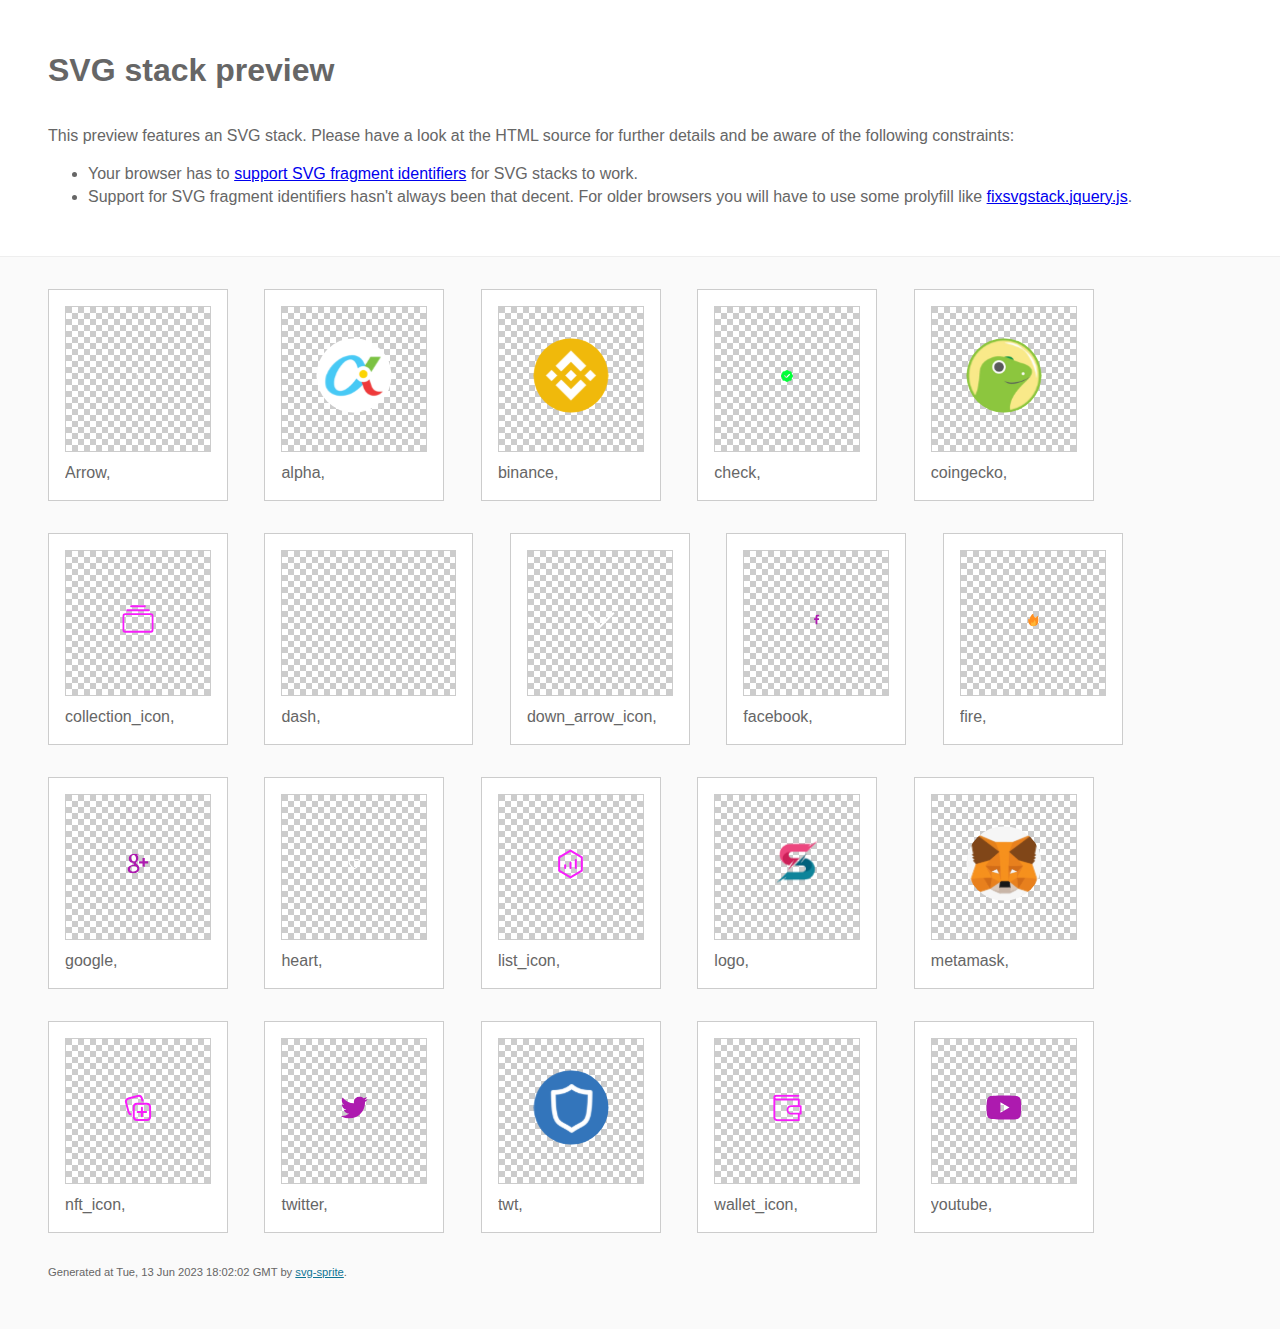
<file: img/stack/sprite.stack.html>
<!doctype html>
<html lang="en">
    <head>
        <meta charset="utf-8">
        <title>SVG stack preview | svg-sprite</title>
        <style>
            body {
                padding: 0;
                margin: 0;
                color: #666;
                background: #fafafa;
                font-family: Arial, Helvetica, sans-serif;
                font-size: 1em;
                line-height: 1.4;
            }

            header {
                display: block;
                padding: 3em 3em 2em;
                background-color: #fff;
            }

            header p {
                margin: 2em 0 0;
            }

            section {
                border-top: 1px solid #eee;
                padding: 2em 3em 0;
            }

            section ul {
                margin: 0;
                padding: 0;
            }

            section li {
                display: inline-block;
                background-color: #fff;
                position: relative;
                margin: 0 2em 2em 0;
                vertical-align: top;
                border: 1px solid #ccc;
                padding: 1em 1em 3em;
                cursor: default;
            }

            .icon-box {
                margin: 0;
                width: 144px;
                height: 144px;
                position: relative;
                background: #ccc url("data:image/svg+xml,%3Csvg xmlns='http://www.w3.org/2000/svg' width='12' height='12'%3E%3Cpath fill='%23fff' d='M6 0h6v6H6zM0 6h6v6H0z'/%3E%3C/svg%3E") top left repeat;
                border: 1px solid #ccc;
                display: table-cell;
                vertical-align: middle;
                text-align: center;
            }

            .icon {
                display: inline-block;
            }

            h1 {
                margin-top: 0;
            }

            h2 {
                margin: 0;
                padding: 0;
                font-size: 1em;
                font-weight: 400;
                white-space: nowrap;
                overflow: hidden;
                text-overflow: ellipsis;
                position: absolute;
                left: 1em;
                right: 1em;
                bottom: 1em;
            }

            footer {
                display: block;
                margin: 0;
                padding: 0 3em 3em;
            }

            footer p {
                margin: 0;
                font-size: .7em;
            }

            footer a {
                color: #0f7595;
                margin-left: 0;
            }
        </style>

<!--
Sprite shape dimensions
====================================================================================================
You will need to set the sprite shape dimensions via CSS when you use them as stack SVGs, otherwise
they would become a huge 100% in size. You may use the following dimension classes for doing so.
They might well be outsourced to an external stylesheet of course.
-->

<style>
 .svg-Arrow-dims { width: 14px; height: 50px; }
 .svg-alpha-dims { width: 114px; height: 113px; }
 .svg-binance-dims { width: 114px; height: 113px; }
 .svg-check-dims { width: 22px; height: 22px; }
 .svg-coingecko-dims { width: 114px; height: 113px; }
 .svg-collection_icon-dims { width: 48px; height: 48px; }
 .svg-dash-dims { width: 173px; height: 12px; }
 .svg-down_arrow_icon-dims { width: 50px; height: 50px; }
 .svg-facebook-dims { width: 15px; height: 27px; }
 .svg-fire-dims { width: 20px; height: 20px; }
 .svg-google-dims { width: 30px; height: 27px; }
 .svg-heart-dims { width: 17px; height: 16px; }
 .svg-list_icon-dims { width: 49px; height: 48px; }
 .svg-logo-dims { width: 94px; height: 93px; }
 .svg-metamask-dims { width: 114px; height: 113px; }
 .svg-nft_icon-dims { width: 48px; height: 48px; }
 .svg-twitter-dims { width: 34px; height: 27px; }
 .svg-twt-dims { width: 114px; height: 113px; }
 .svg-wallet_icon-dims { width: 41px; height: 38px; }
 .svg-youtube-dims { width: 38px; height: 27px; }
</style>

<!--
====================================================================================================
-->

    </head>
    <body>
        <header>
            <h1>SVG stack preview</h1>
            <p>This preview features an SVG stack. Please have a look at the HTML source for further details and be aware of the following constraints:</p>
            <ul>
                <li>Your browser has to <a href="https://caniuse.com/svg-fragment" target="_blank" rel="noopener noreferrer">support SVG fragment identifiers</a> for SVG stacks to work.</li>
                <li>Support for SVG fragment identifiers hasn't always been that decent. For older browsers you will have to use some prolyfill like <a href="https://github.com/preciousforever/SVG-Stacker/blob/master/fixsvgstack.jquery.js" target="_blank" rel="noopener noreferrer">fixsvgstack.jquery.js</a>.</li>
            </ul>
        </header>
        <section>

<!--
SVG stack
====================================================================================================
These SVG images make use of fragment identifiers (IDs) to reference certain portions of the
external sprite. By default, all shapes inside the sprite are hidden by CSS. The `:target` pseudo
selector is used to show the very shape that is referenced by the fragment identifier.
-->

            <ul>

             <li title="Arrow">
                    <div class="icon-box">
                        <img src="../icons/icons.svg#Arrow" class="svg-Arrow-dims" alt="Arrow">
                    </div>
                    <h2>Arrow, </h2>
                </li>
             <li title="alpha">
                    <div class="icon-box">
                        <img src="../icons/icons.svg#alpha" class="svg-alpha-dims" alt="alpha">
                    </div>
                    <h2>alpha, </h2>
                </li>
             <li title="binance">
                    <div class="icon-box">
                        <img src="../icons/icons.svg#binance" class="svg-binance-dims" alt="binance">
                    </div>
                    <h2>binance, </h2>
                </li>
             <li title="check">
                    <div class="icon-box">
                        <img src="../icons/icons.svg#check" class="svg-check-dims" alt="check">
                    </div>
                    <h2>check, </h2>
                </li>
             <li title="coingecko">
                    <div class="icon-box">
                        <img src="../icons/icons.svg#coingecko" class="svg-coingecko-dims" alt="coingecko">
                    </div>
                    <h2>coingecko, </h2>
                </li>
             <li title="collection_icon">
                    <div class="icon-box">
                        <img src="../icons/icons.svg#collection_icon" class="svg-collection_icon-dims" alt="collection_icon">
                    </div>
                    <h2>collection_icon, </h2>
                </li>
             <li title="dash">
                    <div class="icon-box">
                        <img src="../icons/icons.svg#dash" class="svg-dash-dims" alt="dash">
                    </div>
                    <h2>dash, </h2>
                </li>
             <li title="down_arrow_icon">
                    <div class="icon-box">
                        <img src="../icons/icons.svg#down_arrow_icon" class="svg-down_arrow_icon-dims" alt="down_arrow_icon">
                    </div>
                    <h2>down_arrow_icon, </h2>
                </li>
             <li title="facebook">
                    <div class="icon-box">
                        <img src="../icons/icons.svg#facebook" class="svg-facebook-dims" alt="facebook">
                    </div>
                    <h2>facebook, </h2>
                </li>
             <li title="fire">
                    <div class="icon-box">
                        <img src="../icons/icons.svg#fire" class="svg-fire-dims" alt="fire">
                    </div>
                    <h2>fire, </h2>
                </li>
             <li title="google">
                    <div class="icon-box">
                        <img src="../icons/icons.svg#google" class="svg-google-dims" alt="google">
                    </div>
                    <h2>google, </h2>
                </li>
             <li title="heart">
                    <div class="icon-box">
                        <img src="../icons/icons.svg#heart" class="svg-heart-dims" alt="heart">
                    </div>
                    <h2>heart, </h2>
                </li>
             <li title="list_icon">
                    <div class="icon-box">
                        <img src="../icons/icons.svg#list_icon" class="svg-list_icon-dims" alt="list_icon">
                    </div>
                    <h2>list_icon, </h2>
                </li>
             <li title="logo">
                    <div class="icon-box">
                        <img src="../icons/icons.svg#logo" class="svg-logo-dims" alt="logo">
                    </div>
                    <h2>logo, </h2>
                </li>
             <li title="metamask">
                    <div class="icon-box">
                        <img src="../icons/icons.svg#metamask" class="svg-metamask-dims" alt="metamask">
                    </div>
                    <h2>metamask, </h2>
                </li>
             <li title="nft_icon">
                    <div class="icon-box">
                        <img src="../icons/icons.svg#nft_icon" class="svg-nft_icon-dims" alt="nft_icon">
                    </div>
                    <h2>nft_icon, </h2>
                </li>
             <li title="twitter">
                    <div class="icon-box">
                        <img src="../icons/icons.svg#twitter" class="svg-twitter-dims" alt="twitter">
                    </div>
                    <h2>twitter, </h2>
                </li>
             <li title="twt">
                    <div class="icon-box">
                        <img src="../icons/icons.svg#twt" class="svg-twt-dims" alt="twt">
                    </div>
                    <h2>twt, </h2>
                </li>
             <li title="wallet_icon">
                    <div class="icon-box">
                        <img src="../icons/icons.svg#wallet_icon" class="svg-wallet_icon-dims" alt="wallet_icon">
                    </div>
                    <h2>wallet_icon, </h2>
                </li>
             <li title="youtube">
                    <div class="icon-box">
                        <img src="../icons/icons.svg#youtube" class="svg-youtube-dims" alt="youtube">
                    </div>
                    <h2>youtube, </h2>
                </li>
         </ul>

<!--
====================================================================================================
-->

        </section>
        <footer>
            <p>Generated at Tue, 13 Jun 2023 18:02:02 GMT by <a href="https://github.com/svg-sprite/svg-sprite" target="_blank" rel="noopener noreferrer">svg-sprite</a>.</p>
        </footer>
    </body>
</html>
</file>
<file: css/style.min.css>
.email .container .form-wrapper form .button-last,.influencers .container .cards .button-top a button,.influencers .container .cards .wrraper-cards .button-view button,.influencers .container .cards .wrraper-cards .influen-nft .bottom .right button,.live-auction .container .cards .button-top a button,.live-auction .container .cards .wrraper-cards .button-view button,.live-auction .container .cards .wrraper-cards .card-nft .bottom .button button,.template-button,.tranding .container .cards .button-top a button,.tranding .container .cards .wrraper-cards .button-view button,.tranding .container .cards .wrraper-cards .card-nft .bottom .button button{background:rgba(173,26,175,.05);border:1px solid #ad1aaf;padding:21px 74px;font-family:Oxanium;font-style:normal;font-weight:500;font-size:22px;line-height:28px;text-align:center;text-transform:capitalize}.email .container .form-wrapper form .button-last:hover,.influencers .container .cards .button-top a button:hover,.influencers .container .cards .wrraper-cards .button-view button:hover,.influencers .container .cards .wrraper-cards .influen-nft .bottom .right button:hover,.live-auction .container .cards .button-top a button:hover,.live-auction .container .cards .wrraper-cards .button-view button:hover,.live-auction .container .cards .wrraper-cards .card-nft .bottom .button button:hover,.template-button:hover,.tranding .container .cards .button-top a button:hover,.tranding .container .cards .wrraper-cards .button-view button:hover,.tranding .container .cards .wrraper-cards .card-nft .bottom .button button:hover{background-color:rgba(172,26,175,.281);color:#eee}.ml-5{margin-left:5px}.mr-5{margin-right:5px}.mb-5{margin-bottom:5px}.mt-5{margin-top:5px}.ml-10{margin-left:10px}.mr-10{margin-right:10px}.mb-10{margin-bottom:10px}.mt-10{margin-top:10px}.ml-15{margin-left:15px}.mr-15{margin-right:15px}.mb-15{margin-bottom:15px}.mt-15{margin-top:15px}.ml-20{margin-left:20px}.mr-20{margin-right:20px}.mb-20{margin-bottom:20px!important}.mt-20{margin-top:20px}.ml-25{margin-left:25px}.mr-25{margin-right:25px}.mb-25{margin-bottom:25px!important}.mt-25{margin-top:25px}.ml-30{margin-left:30px}.mr-30{margin-right:30px}.mb-30{margin-bottom:30px}.mt-30{margin-top:30px}.ml-35{margin-left:35px}.mr-35{margin-right:35px}.mb-35{margin-bottom:35px}.mt-35{margin-top:35px}.ml-40{margin-left:40px}.mr-40{margin-right:40px}.mb-40{margin-bottom:40px}.mt-40{margin-top:40px}.ml-45{margin-left:45px}.mr-45{margin-right:45px}.mb-45{margin-bottom:45px}.mt-45{margin-top:45px}.ml-50{margin-left:50px}.mr-50{margin-right:50px}.mb-50{margin-bottom:50px}.mt-50{margin-top:50px}.ml-100{margin-left:100px}.mr-100{margin-right:100px}.mb-100{margin-bottom:100px}.mt-100{margin-top:100px}.fz-10{font-size:10px}.fz-12{font-size:12px}.fz-14{font-size:14px}.fz-16{font-size:16px}.fz-18{font-size:18px}.fz-20{font-size:20px}.fz-22{font-size:24px}.fz-24{font-size:24px}.fw-100{font-weight:100}.fw-300{font-weight:300}.fw-400{font-weight:400}.fw-500{font-weight:500}.fw-600{font-weight:600}.fw-700{font-weight:700}.fw-800{font-weight:800}.fw-900{font-weight:900}.fs-italic{font-style:italic}.fs-italic{font-style:normal}.d-f{display:-webkit-box;display:-ms-flexbox;display:flex}.jc-sp{-webkit-box-pack:justify;-ms-flex-pack:justify;justify-content:space-between}.jc-cen{-webkit-box-pack:center;-ms-flex-pack:center;justify-content:center}.jc-sa{-ms-flex-pack:distribute;justify-content:space-around}.jc-end{-webkit-box-pack:end;-ms-flex-pack:end;justify-content:flex-end}.ai-cen{-webkit-box-align:center;-ms-flex-align:center;align-items:center}.ai-start{-webkit-box-align:start;-ms-flex-align:start;align-items:flex-start}.ai-end{-webkit-box-align:end;-ms-flex-align:end;align-items:flex-end}.flex-direction-column{-webkit-box-orient:vertical;-webkit-box-direction:normal;-ms-flex-direction:column;flex-direction:column}.flex-wrap{-ms-flex-wrap:wrap;flex-wrap:wrap}.h-100{height:100%}.w-100{width:100%}.text-align-cen{text-align:center}.text-align-left{text-align:left}.text-align-right{text-align:right}.cursor-pointer{cursor:pointer}/*! normalize.css v8.0.1 | MIT License | github.com/necolas/normalize.css */html{line-height:1.15;-webkit-text-size-adjust:100%}body{margin:0}main{display:block}h1{font-size:2em;margin:.67em 0}hr{-webkit-box-sizing:content-box;box-sizing:content-box;height:0;overflow:visible}pre{font-family:monospace,monospace;font-size:1em}a{background-color:transparent}abbr[title]{border-bottom:none;text-decoration:underline;-webkit-text-decoration:underline dotted;text-decoration:underline dotted}b,strong{font-weight:bolder}code,kbd,samp{font-family:monospace,monospace;font-size:1em}small{font-size:80%}sub,sup{font-size:75%;line-height:0;position:relative;vertical-align:baseline}sub{bottom:-.25em}sup{top:-.5em}img{border-style:none}button,input,optgroup,select,textarea{font-family:inherit;font-size:100%;line-height:1.15;margin:0}button,input{overflow:visible}button,select{text-transform:none}[type=button],[type=reset],[type=submit],button{-webkit-appearance:button}[type=button]::-moz-focus-inner,[type=reset]::-moz-focus-inner,[type=submit]::-moz-focus-inner,button::-moz-focus-inner{border-style:none;padding:0}[type=button]:-moz-focusring,[type=reset]:-moz-focusring,[type=submit]:-moz-focusring,button:-moz-focusring{outline:1px dotted ButtonText}fieldset{padding:.35em .75em .625em}legend{-webkit-box-sizing:border-box;box-sizing:border-box;color:inherit;display:table;max-width:100%;padding:0;white-space:normal}progress{vertical-align:baseline}textarea{overflow:auto}[type=checkbox],[type=radio]{-webkit-box-sizing:border-box;box-sizing:border-box;padding:0}[type=number]::-webkit-inner-spin-button,[type=number]::-webkit-outer-spin-button{height:auto}[type=search]{-webkit-appearance:textfield;outline-offset:-2px}[type=search]::-webkit-search-decoration{-webkit-appearance:none}::-webkit-file-upload-button{-webkit-appearance:button;font:inherit}details{display:block}summary{display:list-item}template{display:none}[hidden]{display:none}*,:after,:before{margin:0;padding:0;-webkit-box-sizing:border-box;box-sizing:border-box}body,html{height:100%;scroll-behavior:smooth!important}body,html{scroll-behavior:smooth!important}input:focus,textarea:focus{outline:0}a,button{font-weight:400}a{text-decoration:none}button{border:0;background:0 0;cursor:pointer}img{max-width:100%;height:auto}h1,h2,h3,h4,h5,h6{margin:0;font-weight:400}html{scroll-behavior:smooth;overflow-x:hidden;height:auto}html body{overflow-x:hidden;position:relative;color:#2b2b2a;background:#1e1629;scroll-behavior:smooth;font-family:Raleway;font-weight:500}html body.active-body{overflow:hidden}h1,h2,h3,h4,h5,h6{font-size:36px}a,button{color:#eee}.container{max-width:1600px;width:100%;padding:0 15px;margin:0 auto}.wrapper-cards-active{max-height:5000px!important;-webkit-transition:max-height .3s ease;-o-transition:max-height .3s ease;transition:max-height .3s ease;padding-bottom:120px}.arrow-down-active{-webkit-transform:rotate(180deg);-ms-transform:rotate(180deg);transform:rotate(180deg)}.wrapper-arrow-active{background:0 0!important}@font-face{font-family:swiper-icons;src:url("data:application/font-woff;charset=utf-8;base64, [base64]//wADZ2x5ZgAAAywAAADMAAAD2MHtryVoZWFkAAABbAAAADAAAAA2E2+eoWhoZWEAAAGcAAAAHwAAACQC9gDzaG10eAAAAigAAAAZAAAArgJkABFsb2NhAAAC0AAAAFoAAABaFQAUGG1heHAAAAG8AAAAHwAAACAAcABAbmFtZQAAA/gAAAE5AAACXvFdBwlwb3N0AAAFNAAAAGIAAACE5s74hXjaY2BkYGAAYpf5Hu/j+W2+MnAzMYDAzaX6QjD6/4//Bxj5GA8AuRwMYGkAPywL13jaY2BkYGA88P8Agx4j+/8fQDYfA1AEBWgDAIB2BOoAeNpjYGRgYNBh4GdgYgABEMnIABJzYNADCQAACWgAsQB42mNgYfzCOIGBlYGB0YcxjYGBwR1Kf2WQZGhhYGBiYGVmgAFGBiQQkOaawtDAoMBQxXjg/wEGPcYDDA4wNUA2CCgwsAAAO4EL6gAAeNpj2M0gyAACqxgGNWBkZ2D4/wMA+xkDdgAAAHjaY2BgYGaAYBkGRgYQiAHyGMF8FgYHIM3DwMHABGQrMOgyWDLEM1T9/w8UBfEMgLzE////P/5//f/V/xv+r4eaAAeMbAxwIUYmIMHEgKYAYjUcsDAwsLKxc3BycfPw8jEQA/[base64]/uznmfPFBNODM2K7MTQ45YEAZqGP81AmGGcF3iPqOop0r1SPTaTbVkfUe4HXj97wYE+yNwWYxwWu4v1ugWHgo3S1XdZEVqWM7ET0cfnLGxWfkgR42o2PvWrDMBSFj/IHLaF0zKjRgdiVMwScNRAoWUoH78Y2icB/yIY09An6AH2Bdu/UB+yxopYshQiEvnvu0dURgDt8QeC8PDw7Fpji3fEA4z/PEJ6YOB5hKh4dj3EvXhxPqH/SKUY3rJ7srZ4FZnh1PMAtPhwP6fl2PMJMPDgeQ4rY8YT6Gzao0eAEA409DuggmTnFnOcSCiEiLMgxCiTI6Cq5DZUd3Qmp10vO0LaLTd2cjN4fOumlc7lUYbSQcZFkutRG7g6JKZKy0RmdLY680CDnEJ+UMkpFFe1RN7nxdVpXrC4aTtnaurOnYercZg2YVmLN/d/gczfEimrE/fs/bOuq29Zmn8tloORaXgZgGa78yO9/cnXm2BpaGvq25Dv9S4E9+5SIc9PqupJKhYFSSl47+Qcr1mYNAAAAeNptw0cKwkAAAMDZJA8Q7OUJvkLsPfZ6zFVERPy8qHh2YER+3i/BP83vIBLLySsoKimrqKqpa2hp6+jq6RsYGhmbmJqZSy0sraxtbO3sHRydnEMU4uR6yx7JJXveP7WrDycAAAAAAAH//wACeNpjYGRgYOABYhkgZgJCZgZNBkYGLQZtIJsFLMYAAAw3ALgAeNolizEKgDAQBCchRbC2sFER0YD6qVQiBCv/H9ezGI6Z5XBAw8CBK/m5iQQVauVbXLnOrMZv2oLdKFa8Pjuru2hJzGabmOSLzNMzvutpB3N42mNgZGBg4GKQYzBhYMxJLMlj4GBgAYow/P/PAJJhLM6sSoWKfWCAAwDAjgbRAAB42mNgYGBkAIIbCZo5IPrmUn0hGA0AO8EFTQAA");font-weight:400;font-style:normal}:root{--swiper-theme-color:#007aff}.swiper{margin-left:auto;margin-right:auto;position:relative;overflow:hidden;list-style:none;padding:0;z-index:1}.swiper-vertical>.swiper-wrapper{-webkit-box-orient:vertical;-webkit-box-direction:normal;-ms-flex-direction:column;flex-direction:column}.swiper-wrapper{position:relative;width:100%;height:100%;z-index:1;display:-webkit-box;display:-ms-flexbox;display:flex;-webkit-transition-property:-webkit-transform;transition-property:-webkit-transform;-o-transition-property:transform;transition-property:transform;transition-property:transform,-webkit-transform;-webkit-box-sizing:content-box;box-sizing:content-box}.swiper-android .swiper-slide,.swiper-wrapper{-webkit-transform:translate3d(0,0,0);transform:translate3d(0,0,0)}.swiper-pointer-events{-ms-touch-action:pan-y;touch-action:pan-y}.swiper-pointer-events.swiper-vertical{-ms-touch-action:pan-x;touch-action:pan-x}.swiper-slide{-ms-flex-negative:0;flex-shrink:0;width:100%;height:100%;position:relative;-webkit-transition-property:-webkit-transform;transition-property:-webkit-transform;-o-transition-property:transform;transition-property:transform;transition-property:transform,-webkit-transform}.swiper-slide-invisible-blank{visibility:hidden}.swiper-autoheight,.swiper-autoheight .swiper-slide{height:auto}.swiper-autoheight .swiper-wrapper{-webkit-box-align:start;-ms-flex-align:start;align-items:flex-start;-webkit-transition-property:height,-webkit-transform;transition-property:height,-webkit-transform;-o-transition-property:transform,height;transition-property:transform,height;transition-property:transform,height,-webkit-transform}.swiper-3d,.swiper-3d.swiper-css-mode .swiper-wrapper{-webkit-perspective:1200px;perspective:1200px}.swiper-3d .swiper-cube-shadow,.swiper-3d .swiper-slide,.swiper-3d .swiper-slide-shadow,.swiper-3d .swiper-slide-shadow-bottom,.swiper-3d .swiper-slide-shadow-left,.swiper-3d .swiper-slide-shadow-right,.swiper-3d .swiper-slide-shadow-top,.swiper-3d .swiper-wrapper{-webkit-transform-style:preserve-3d;transform-style:preserve-3d}.swiper-3d .swiper-slide-shadow,.swiper-3d .swiper-slide-shadow-bottom,.swiper-3d .swiper-slide-shadow-left,.swiper-3d .swiper-slide-shadow-right,.swiper-3d .swiper-slide-shadow-top{position:absolute;left:0;top:0;width:100%;height:100%;pointer-events:none;z-index:10}.swiper-3d .swiper-slide-shadow{background:rgba(0,0,0,.15)}.swiper-3d .swiper-slide-shadow-left{background-image:-webkit-gradient(linear,right top,left top,from(rgba(0,0,0,.5)),to(rgba(0,0,0,0)));background-image:-o-linear-gradient(right,rgba(0,0,0,.5),rgba(0,0,0,0));background-image:linear-gradient(to left,rgba(0,0,0,.5),rgba(0,0,0,0))}.swiper-3d .swiper-slide-shadow-right{background-image:-webkit-gradient(linear,left top,right top,from(rgba(0,0,0,.5)),to(rgba(0,0,0,0)));background-image:-o-linear-gradient(left,rgba(0,0,0,.5),rgba(0,0,0,0));background-image:linear-gradient(to right,rgba(0,0,0,.5),rgba(0,0,0,0))}.swiper-3d .swiper-slide-shadow-top{background-image:-webkit-gradient(linear,left bottom,left top,from(rgba(0,0,0,.5)),to(rgba(0,0,0,0)));background-image:-o-linear-gradient(bottom,rgba(0,0,0,.5),rgba(0,0,0,0));background-image:linear-gradient(to top,rgba(0,0,0,.5),rgba(0,0,0,0))}.swiper-3d .swiper-slide-shadow-bottom{background-image:-webkit-gradient(linear,left top,left bottom,from(rgba(0,0,0,.5)),to(rgba(0,0,0,0)));background-image:-o-linear-gradient(top,rgba(0,0,0,.5),rgba(0,0,0,0));background-image:linear-gradient(to bottom,rgba(0,0,0,.5),rgba(0,0,0,0))}.swiper-css-mode>.swiper-wrapper{overflow:auto;scrollbar-width:none;-ms-overflow-style:none}.swiper-css-mode>.swiper-wrapper::-webkit-scrollbar{display:none}.swiper-css-mode>.swiper-wrapper>.swiper-slide{scroll-snap-align:start start}.swiper-horizontal.swiper-css-mode>.swiper-wrapper{-ms-scroll-snap-type:x mandatory;scroll-snap-type:x mandatory}.swiper-vertical.swiper-css-mode>.swiper-wrapper{-ms-scroll-snap-type:y mandatory;scroll-snap-type:y mandatory}.swiper-centered>.swiper-wrapper::before{content:"";-ms-flex-negative:0;flex-shrink:0;-webkit-box-ordinal-group:10000;-ms-flex-order:9999;order:9999}.swiper-centered.swiper-horizontal>.swiper-wrapper>.swiper-slide:first-child{-webkit-margin-start:var(--swiper-centered-offset-before);margin-inline-start:var(--swiper-centered-offset-before)}.swiper-centered.swiper-horizontal>.swiper-wrapper::before{height:100%;min-height:1px;width:var(--swiper-centered-offset-after)}.swiper-centered.swiper-vertical>.swiper-wrapper>.swiper-slide:first-child{-webkit-margin-before:var(--swiper-centered-offset-before);margin-block-start:var(--swiper-centered-offset-before)}.swiper-centered.swiper-vertical>.swiper-wrapper::before{width:100%;min-width:1px;height:var(--swiper-centered-offset-after)}.swiper-centered>.swiper-wrapper>.swiper-slide{scroll-snap-align:center center}.swiper-virtual.swiper-css-mode .swiper-wrapper::after{content:"";position:absolute;left:0;top:0;pointer-events:none}.swiper-virtual.swiper-css-mode.swiper-horizontal .swiper-wrapper::after{height:1px;width:var(--swiper-virtual-size)}.swiper-virtual.swiper-css-mode.swiper-vertical .swiper-wrapper::after{width:1px;height:var(--swiper-virtual-size)}:root{--swiper-navigation-size:44px}.swiper-button-next,.swiper-button-prev{position:absolute;top:50%;-webkit-transform:translateY(-50%);-ms-transform:translateY(-50%);transform:translateY(-50%);width:40px;height:40px;z-index:10;cursor:pointer;display:-webkit-box;display:-ms-flexbox;display:flex;-webkit-box-align:center;-ms-flex-align:center;align-items:center;-webkit-box-pack:center;-ms-flex-pack:center;justify-content:center;color:var(--swiper-navigation-color,var(--swiper-theme-color))}.swiper-button-next.swiper-button-disabled,.swiper-button-prev.swiper-button-disabled{opacity:.35;cursor:auto;pointer-events:none}.swiper-button-next:after,.swiper-button-prev:after{font-family:swiper-icons;font-size:var(--swiper-navigation-size);text-transform:none!important;letter-spacing:0;text-transform:none;font-variant:initial;line-height:1;font-size:20px;-webkit-transition:color .3s;-o-transition:color .3s;transition:color .3s}.swiper-button-prev,.swiper-rtl .swiper-button-next{left:20px}.swiper-button-next,.swiper-rtl .swiper-button-prev{right:20px}.swiper-button-lock{display:none}.swiper-pagination{-webkit-transition:.3s opacity;-o-transition:.3s opacity;transition:.3s opacity;-webkit-transform:translate3d(0,0,0);transform:translate3d(0,0,0);z-index:10;margin:23px 0 0 5px}.swiper-pagination.swiper-pagination-hidden{opacity:0}.swiper-horizontal>.swiper-pagination-bullets,.swiper-pagination-bullets.swiper-pagination-horizontal,.swiper-pagination-custom,.swiper-pagination-fraction{left:0;width:100%}.swiper-pagination-bullets-dynamic{overflow:hidden;font-size:0}.swiper-pagination-bullets-dynamic .swiper-pagination-bullet{-webkit-transform:scale(.33);-ms-transform:scale(.33);transform:scale(.33);position:relative}.swiper-pagination-bullets-dynamic .swiper-pagination-bullet-active{-webkit-transform:scale(1);-ms-transform:scale(1);transform:scale(1)}.swiper-pagination-bullets-dynamic .swiper-pagination-bullet-active-main{-webkit-transform:scale(1);-ms-transform:scale(1);transform:scale(1)}.swiper-pagination-bullets-dynamic .swiper-pagination-bullet-active-prev{-webkit-transform:scale(.66);-ms-transform:scale(.66);transform:scale(.66)}.swiper-pagination-bullets-dynamic .swiper-pagination-bullet-active-prev-prev{-webkit-transform:scale(.33);-ms-transform:scale(.33);transform:scale(.33)}.swiper-pagination-bullets-dynamic .swiper-pagination-bullet-active-next{-webkit-transform:scale(.66);-ms-transform:scale(.66);transform:scale(.66)}.swiper-pagination-bullets-dynamic .swiper-pagination-bullet-active-next-next{-webkit-transform:scale(.33);-ms-transform:scale(.33);transform:scale(.33)}.swiper-pagination-bullet{width:12px;height:12px;display:inline-block;border-radius:50%;background:rgba(0,0,0,.25);position:relative;cursor:pointer;margin:0 22px 0 0!important}.swiper-pagination-bullet:after{content:"";position:absolute;top:50%;left:50%;-webkit-transform:translate(-50%,-50%);-ms-transform:translate(-50%,-50%);transform:translate(-50%,-50%);width:22px;height:22px;border:1px solid #ad1aaf;display:none;border-radius:50%}button.swiper-pagination-bullet{border:none;margin:0;padding:0;-webkit-box-shadow:none;box-shadow:none;-webkit-appearance:none;-moz-appearance:none;appearance:none}.swiper-pagination-bullet:only-child{display:none!important}.swiper-pagination-bullet-active{background-color:#ad1aaf}.swiper-pagination-bullet-active:after{display:block}.swiper-pagination-vertical.swiper-pagination-bullets,.swiper-vertical>.swiper-pagination-bullets{right:10px;top:50%;-webkit-transform:translate3d(0,-50%,0);transform:translate3d(0,-50%,0)}.swiper-pagination-vertical.swiper-pagination-bullets .swiper-pagination-bullet,.swiper-vertical>.swiper-pagination-bullets .swiper-pagination-bullet{margin:var(--swiper-pagination-bullet-vertical-gap,6px) 0;display:block}.swiper-pagination-vertical.swiper-pagination-bullets.swiper-pagination-bullets-dynamic,.swiper-vertical>.swiper-pagination-bullets.swiper-pagination-bullets-dynamic{top:50%;-webkit-transform:translateY(-50%);-ms-transform:translateY(-50%);transform:translateY(-50%);width:8px}.swiper-pagination-vertical.swiper-pagination-bullets.swiper-pagination-bullets-dynamic .swiper-pagination-bullet,.swiper-vertical>.swiper-pagination-bullets.swiper-pagination-bullets-dynamic .swiper-pagination-bullet{display:inline-block;-webkit-transition:.2s top,.2s -webkit-transform;transition:.2s top,.2s -webkit-transform;-o-transition:.2s transform,.2s top;transition:.2s transform,.2s top;transition:.2s transform,.2s top,.2s -webkit-transform}.swiper-horizontal>.swiper-pagination-bullets .swiper-pagination-bullet,.swiper-pagination-horizontal.swiper-pagination-bullets .swiper-pagination-bullet{margin:0 var(--swiper-pagination-bullet-horizontal-gap,4px)}.swiper-horizontal>.swiper-pagination-bullets.swiper-pagination-bullets-dynamic,.swiper-pagination-horizontal.swiper-pagination-bullets.swiper-pagination-bullets-dynamic{left:50%;-webkit-transform:translateX(-50%);-ms-transform:translateX(-50%);transform:translateX(-50%);white-space:nowrap}.swiper-horizontal>.swiper-pagination-bullets.swiper-pagination-bullets-dynamic .swiper-pagination-bullet,.swiper-pagination-horizontal.swiper-pagination-bullets.swiper-pagination-bullets-dynamic .swiper-pagination-bullet{-webkit-transition:.2s left,.2s -webkit-transform;transition:.2s left,.2s -webkit-transform;-o-transition:.2s transform,.2s left;transition:.2s transform,.2s left;transition:.2s transform,.2s left,.2s -webkit-transform}.swiper-horizontal.swiper-rtl>.swiper-pagination-bullets-dynamic .swiper-pagination-bullet{-webkit-transition:.2s right,.2s -webkit-transform;transition:.2s right,.2s -webkit-transform;-o-transition:.2s transform,.2s right;transition:.2s transform,.2s right;transition:.2s transform,.2s right,.2s -webkit-transform}.swiper-pagination-progressbar{background:rgba(0,0,0,.25);position:absolute}.swiper-pagination-progressbar .swiper-pagination-progressbar-fill{background:var(--swiper-pagination-color,var(--swiper-theme-color));position:absolute;left:0;top:0;width:100%;height:100%;-webkit-transform:scale(0);-ms-transform:scale(0);transform:scale(0);-webkit-transform-origin:left top;-ms-transform-origin:left top;transform-origin:left top}.swiper-rtl .swiper-pagination-progressbar .swiper-pagination-progressbar-fill{-webkit-transform-origin:right top;-ms-transform-origin:right top;transform-origin:right top}.swiper-horizontal>.swiper-pagination-progressbar,.swiper-pagination-progressbar.swiper-pagination-horizontal,.swiper-pagination-progressbar.swiper-pagination-vertical.swiper-pagination-progressbar-opposite,.swiper-vertical>.swiper-pagination-progressbar.swiper-pagination-progressbar-opposite{width:100%;height:4px;left:0;top:0}.swiper-horizontal>.swiper-pagination-progressbar.swiper-pagination-progressbar-opposite,.swiper-pagination-progressbar.swiper-pagination-horizontal.swiper-pagination-progressbar-opposite,.swiper-pagination-progressbar.swiper-pagination-vertical,.swiper-vertical>.swiper-pagination-progressbar{width:4px;height:100%;left:0;top:0}.swiper-pagination-lock{display:none}.swiper-scrollbar{border-radius:10px;position:relative;-ms-touch-action:none;background:rgba(0,0,0,.1)}.swiper-horizontal>.swiper-scrollbar{position:absolute;left:1%;bottom:3px;z-index:50;height:5px;width:98%}.swiper-vertical>.swiper-scrollbar{position:absolute;right:3px;top:1%;z-index:50;width:5px;height:98%}.swiper-scrollbar-drag{height:100%;width:100%;position:relative;background:rgba(0,0,0,.5);border-radius:10px;left:0;top:0}.swiper-scrollbar-cursor-drag{cursor:move}.swiper-scrollbar-lock{display:none}.swiper-zoom-container{width:100%;height:100%;display:-webkit-box;display:-ms-flexbox;display:flex;-webkit-box-pack:center;-ms-flex-pack:center;justify-content:center;-webkit-box-align:center;-ms-flex-align:center;align-items:center;text-align:center}.swiper-zoom-container>canvas,.swiper-zoom-container>img,.swiper-zoom-container>svg{max-width:100%;max-height:100%;-o-object-fit:contain;object-fit:contain}.swiper-slide-zoomed{cursor:move}.swiper-lazy-preloader{width:42px;height:42px;position:absolute;left:50%;top:50%;margin-left:-21px;margin-top:-21px;z-index:10;-webkit-transform-origin:50%;-ms-transform-origin:50%;transform-origin:50%;-webkit-animation:swiper-preloader-spin 1s infinite linear;animation:swiper-preloader-spin 1s infinite linear;-webkit-box-sizing:border-box;box-sizing:border-box;border:4px solid var(--swiper-preloader-color,var(--swiper-theme-color));border-radius:50%;border-top-color:transparent}.swiper-lazy-preloader-white{--swiper-preloader-color:#fff}.swiper-lazy-preloader-black{--swiper-preloader-color:#000}@-webkit-keyframes swiper-preloader-spin{100%{-webkit-transform:rotate(360deg);transform:rotate(360deg)}}@keyframes swiper-preloader-spin{100%{-webkit-transform:rotate(360deg);transform:rotate(360deg)}}.swiper .swiper-notification{position:absolute;left:0;top:0;pointer-events:none;opacity:0;z-index:-1000}.swiper-free-mode>.swiper-wrapper{-webkit-transition-timing-function:ease-out;-o-transition-timing-function:ease-out;transition-timing-function:ease-out;margin:0 auto}.swiper-grid>.swiper-wrapper{-ms-flex-wrap:wrap;flex-wrap:wrap}.swiper-grid-column>.swiper-wrapper{-ms-flex-wrap:wrap;flex-wrap:wrap;-webkit-box-orient:vertical;-webkit-box-direction:normal;-ms-flex-direction:column;flex-direction:column}.swiper-fade.swiper-free-mode .swiper-slide{-webkit-transition-timing-function:ease-out;-o-transition-timing-function:ease-out;transition-timing-function:ease-out}.swiper-fade .swiper-slide{pointer-events:none;-webkit-transition-property:opacity;-o-transition-property:opacity;transition-property:opacity}.swiper-fade .swiper-slide .swiper-slide{pointer-events:none}.swiper-fade .swiper-slide-active,.swiper-fade .swiper-slide-active .swiper-slide-active{pointer-events:auto}.swiper-cube{overflow:visible}.swiper-cube .swiper-slide{pointer-events:none;-webkit-backface-visibility:hidden;backface-visibility:hidden;z-index:1;visibility:hidden;-webkit-transform-origin:0 0;-ms-transform-origin:0 0;transform-origin:0 0;width:100%;height:100%}.swiper-cube .swiper-slide .swiper-slide{pointer-events:none}.swiper-cube.swiper-rtl .swiper-slide{-webkit-transform-origin:100% 0;-ms-transform-origin:100% 0;transform-origin:100% 0}.swiper-cube .swiper-slide-active,.swiper-cube .swiper-slide-active .swiper-slide-active{pointer-events:auto}.swiper-cube .swiper-slide-active,.swiper-cube .swiper-slide-next,.swiper-cube .swiper-slide-next+.swiper-slide,.swiper-cube .swiper-slide-prev{pointer-events:auto;visibility:visible}.swiper-cube .swiper-slide-shadow-bottom,.swiper-cube .swiper-slide-shadow-left,.swiper-cube .swiper-slide-shadow-right,.swiper-cube .swiper-slide-shadow-top{z-index:0;-webkit-backface-visibility:hidden;backface-visibility:hidden}.swiper-cube .swiper-cube-shadow{position:absolute;left:0;bottom:0;width:100%;height:100%;opacity:.6;z-index:0}.swiper-cube .swiper-cube-shadow:before{content:"";background:#000;position:absolute;left:0;top:0;bottom:0;right:0;-webkit-filter:blur(50px);filter:blur(50px)}.swiper-flip{overflow:visible}.swiper-flip .swiper-slide{pointer-events:none;-webkit-backface-visibility:hidden;backface-visibility:hidden;z-index:1}.swiper-flip .swiper-slide .swiper-slide{pointer-events:none}.swiper-flip .swiper-slide-active,.swiper-flip .swiper-slide-active .swiper-slide-active{pointer-events:auto}.swiper-flip .swiper-slide-shadow-bottom,.swiper-flip .swiper-slide-shadow-left,.swiper-flip .swiper-slide-shadow-right,.swiper-flip .swiper-slide-shadow-top{z-index:0;-webkit-backface-visibility:hidden;backface-visibility:hidden}.swiper-creative .swiper-slide{-webkit-backface-visibility:hidden;backface-visibility:hidden;overflow:hidden;-webkit-transition-property:opacity,height,-webkit-transform;transition-property:opacity,height,-webkit-transform;-o-transition-property:transform,opacity,height;transition-property:transform,opacity,height;transition-property:transform,opacity,height,-webkit-transform}.swiper-cards{overflow:visible}.swiper-cards .swiper-slide{-webkit-transform-origin:center bottom;-ms-transform-origin:center bottom;transform-origin:center bottom;-webkit-backface-visibility:hidden;backface-visibility:hidden;overflow:hidden}[data-aos][data-aos][data-aos-duration="50"],body[data-aos-duration="50"] [data-aos]{-webkit-transition-duration:50ms;-o-transition-duration:50ms;transition-duration:50ms}[data-aos][data-aos][data-aos-delay="50"],body[data-aos-delay="50"] [data-aos]{-webkit-transition-delay:0;-o-transition-delay:0;transition-delay:0}[data-aos][data-aos][data-aos-delay="50"].aos-animate,body[data-aos-delay="50"] [data-aos].aos-animate{-webkit-transition-delay:50ms;-o-transition-delay:50ms;transition-delay:50ms}[data-aos][data-aos][data-aos-duration="100"],body[data-aos-duration="100"] [data-aos]{-webkit-transition-duration:.1s;-o-transition-duration:.1s;transition-duration:.1s}[data-aos][data-aos][data-aos-delay="100"],body[data-aos-delay="100"] [data-aos]{-webkit-transition-delay:0;-o-transition-delay:0;transition-delay:0}[data-aos][data-aos][data-aos-delay="100"].aos-animate,body[data-aos-delay="100"] [data-aos].aos-animate{-webkit-transition-delay:.1s;-o-transition-delay:.1s;transition-delay:.1s}[data-aos][data-aos][data-aos-duration="150"],body[data-aos-duration="150"] [data-aos]{-webkit-transition-duration:.15s;-o-transition-duration:.15s;transition-duration:.15s}[data-aos][data-aos][data-aos-delay="150"],body[data-aos-delay="150"] [data-aos]{-webkit-transition-delay:0;-o-transition-delay:0;transition-delay:0}[data-aos][data-aos][data-aos-delay="150"].aos-animate,body[data-aos-delay="150"] [data-aos].aos-animate{-webkit-transition-delay:.15s;-o-transition-delay:.15s;transition-delay:.15s}[data-aos][data-aos][data-aos-duration="200"],body[data-aos-duration="200"] [data-aos]{-webkit-transition-duration:.2s;-o-transition-duration:.2s;transition-duration:.2s}[data-aos][data-aos][data-aos-delay="200"],body[data-aos-delay="200"] [data-aos]{-webkit-transition-delay:0;-o-transition-delay:0;transition-delay:0}[data-aos][data-aos][data-aos-delay="200"].aos-animate,body[data-aos-delay="200"] [data-aos].aos-animate{-webkit-transition-delay:.2s;-o-transition-delay:.2s;transition-delay:.2s}[data-aos][data-aos][data-aos-duration="250"],body[data-aos-duration="250"] [data-aos]{-webkit-transition-duration:.25s;-o-transition-duration:.25s;transition-duration:.25s}[data-aos][data-aos][data-aos-delay="250"],body[data-aos-delay="250"] [data-aos]{-webkit-transition-delay:0;-o-transition-delay:0;transition-delay:0}[data-aos][data-aos][data-aos-delay="250"].aos-animate,body[data-aos-delay="250"] [data-aos].aos-animate{-webkit-transition-delay:.25s;-o-transition-delay:.25s;transition-delay:.25s}[data-aos][data-aos][data-aos-duration="300"],body[data-aos-duration="300"] [data-aos]{-webkit-transition-duration:.3s;-o-transition-duration:.3s;transition-duration:.3s}[data-aos][data-aos][data-aos-delay="300"],body[data-aos-delay="300"] [data-aos]{-webkit-transition-delay:0;-o-transition-delay:0;transition-delay:0}[data-aos][data-aos][data-aos-delay="300"].aos-animate,body[data-aos-delay="300"] [data-aos].aos-animate{-webkit-transition-delay:.3s;-o-transition-delay:.3s;transition-delay:.3s}[data-aos][data-aos][data-aos-duration="350"],body[data-aos-duration="350"] [data-aos]{-webkit-transition-duration:.35s;-o-transition-duration:.35s;transition-duration:.35s}[data-aos][data-aos][data-aos-delay="350"],body[data-aos-delay="350"] [data-aos]{-webkit-transition-delay:0;-o-transition-delay:0;transition-delay:0}[data-aos][data-aos][data-aos-delay="350"].aos-animate,body[data-aos-delay="350"] [data-aos].aos-animate{-webkit-transition-delay:.35s;-o-transition-delay:.35s;transition-delay:.35s}[data-aos][data-aos][data-aos-duration="400"],body[data-aos-duration="400"] [data-aos]{-webkit-transition-duration:.4s;-o-transition-duration:.4s;transition-duration:.4s}[data-aos][data-aos][data-aos-delay="400"],body[data-aos-delay="400"] [data-aos]{-webkit-transition-delay:0;-o-transition-delay:0;transition-delay:0}[data-aos][data-aos][data-aos-delay="400"].aos-animate,body[data-aos-delay="400"] [data-aos].aos-animate{-webkit-transition-delay:.4s;-o-transition-delay:.4s;transition-delay:.4s}[data-aos][data-aos][data-aos-duration="450"],body[data-aos-duration="450"] [data-aos]{-webkit-transition-duration:.45s;-o-transition-duration:.45s;transition-duration:.45s}[data-aos][data-aos][data-aos-delay="450"],body[data-aos-delay="450"] [data-aos]{-webkit-transition-delay:0;-o-transition-delay:0;transition-delay:0}[data-aos][data-aos][data-aos-delay="450"].aos-animate,body[data-aos-delay="450"] [data-aos].aos-animate{-webkit-transition-delay:.45s;-o-transition-delay:.45s;transition-delay:.45s}[data-aos][data-aos][data-aos-duration="500"],body[data-aos-duration="500"] [data-aos]{-webkit-transition-duration:.5s;-o-transition-duration:.5s;transition-duration:.5s}[data-aos][data-aos][data-aos-delay="500"],body[data-aos-delay="500"] [data-aos]{-webkit-transition-delay:0;-o-transition-delay:0;transition-delay:0}[data-aos][data-aos][data-aos-delay="500"].aos-animate,body[data-aos-delay="500"] [data-aos].aos-animate{-webkit-transition-delay:.5s;-o-transition-delay:.5s;transition-delay:.5s}[data-aos][data-aos][data-aos-duration="550"],body[data-aos-duration="550"] [data-aos]{-webkit-transition-duration:.55s;-o-transition-duration:.55s;transition-duration:.55s}[data-aos][data-aos][data-aos-delay="550"],body[data-aos-delay="550"] [data-aos]{-webkit-transition-delay:0;-o-transition-delay:0;transition-delay:0}[data-aos][data-aos][data-aos-delay="550"].aos-animate,body[data-aos-delay="550"] [data-aos].aos-animate{-webkit-transition-delay:.55s;-o-transition-delay:.55s;transition-delay:.55s}[data-aos][data-aos][data-aos-duration="600"],body[data-aos-duration="600"] [data-aos]{-webkit-transition-duration:.6s;-o-transition-duration:.6s;transition-duration:.6s}[data-aos][data-aos][data-aos-delay="600"],body[data-aos-delay="600"] [data-aos]{-webkit-transition-delay:0;-o-transition-delay:0;transition-delay:0}[data-aos][data-aos][data-aos-delay="600"].aos-animate,body[data-aos-delay="600"] [data-aos].aos-animate{-webkit-transition-delay:.6s;-o-transition-delay:.6s;transition-delay:.6s}[data-aos][data-aos][data-aos-duration="650"],body[data-aos-duration="650"] [data-aos]{-webkit-transition-duration:.65s;-o-transition-duration:.65s;transition-duration:.65s}[data-aos][data-aos][data-aos-delay="650"],body[data-aos-delay="650"] [data-aos]{-webkit-transition-delay:0;-o-transition-delay:0;transition-delay:0}[data-aos][data-aos][data-aos-delay="650"].aos-animate,body[data-aos-delay="650"] [data-aos].aos-animate{-webkit-transition-delay:.65s;-o-transition-delay:.65s;transition-delay:.65s}[data-aos][data-aos][data-aos-duration="700"],body[data-aos-duration="700"] [data-aos]{-webkit-transition-duration:.7s;-o-transition-duration:.7s;transition-duration:.7s}[data-aos][data-aos][data-aos-delay="700"],body[data-aos-delay="700"] [data-aos]{-webkit-transition-delay:0;-o-transition-delay:0;transition-delay:0}[data-aos][data-aos][data-aos-delay="700"].aos-animate,body[data-aos-delay="700"] [data-aos].aos-animate{-webkit-transition-delay:.7s;-o-transition-delay:.7s;transition-delay:.7s}[data-aos][data-aos][data-aos-duration="750"],body[data-aos-duration="750"] [data-aos]{-webkit-transition-duration:.75s;-o-transition-duration:.75s;transition-duration:.75s}[data-aos][data-aos][data-aos-delay="750"],body[data-aos-delay="750"] [data-aos]{-webkit-transition-delay:0;-o-transition-delay:0;transition-delay:0}[data-aos][data-aos][data-aos-delay="750"].aos-animate,body[data-aos-delay="750"] [data-aos].aos-animate{-webkit-transition-delay:.75s;-o-transition-delay:.75s;transition-delay:.75s}[data-aos][data-aos][data-aos-duration="800"],body[data-aos-duration="800"] [data-aos]{-webkit-transition-duration:.8s;-o-transition-duration:.8s;transition-duration:.8s}[data-aos][data-aos][data-aos-delay="800"],body[data-aos-delay="800"] [data-aos]{-webkit-transition-delay:0;-o-transition-delay:0;transition-delay:0}[data-aos][data-aos][data-aos-delay="800"].aos-animate,body[data-aos-delay="800"] [data-aos].aos-animate{-webkit-transition-delay:.8s;-o-transition-delay:.8s;transition-delay:.8s}[data-aos][data-aos][data-aos-duration="850"],body[data-aos-duration="850"] [data-aos]{-webkit-transition-duration:.85s;-o-transition-duration:.85s;transition-duration:.85s}[data-aos][data-aos][data-aos-delay="850"],body[data-aos-delay="850"] [data-aos]{-webkit-transition-delay:0;-o-transition-delay:0;transition-delay:0}[data-aos][data-aos][data-aos-delay="850"].aos-animate,body[data-aos-delay="850"] [data-aos].aos-animate{-webkit-transition-delay:.85s;-o-transition-delay:.85s;transition-delay:.85s}[data-aos][data-aos][data-aos-duration="900"],body[data-aos-duration="900"] [data-aos]{-webkit-transition-duration:.9s;-o-transition-duration:.9s;transition-duration:.9s}[data-aos][data-aos][data-aos-delay="900"],body[data-aos-delay="900"] [data-aos]{-webkit-transition-delay:0;-o-transition-delay:0;transition-delay:0}[data-aos][data-aos][data-aos-delay="900"].aos-animate,body[data-aos-delay="900"] [data-aos].aos-animate{-webkit-transition-delay:.9s;-o-transition-delay:.9s;transition-delay:.9s}[data-aos][data-aos][data-aos-duration="950"],body[data-aos-duration="950"] [data-aos]{-webkit-transition-duration:.95s;-o-transition-duration:.95s;transition-duration:.95s}[data-aos][data-aos][data-aos-delay="950"],body[data-aos-delay="950"] [data-aos]{-webkit-transition-delay:0;-o-transition-delay:0;transition-delay:0}[data-aos][data-aos][data-aos-delay="950"].aos-animate,body[data-aos-delay="950"] [data-aos].aos-animate{-webkit-transition-delay:.95s;-o-transition-delay:.95s;transition-delay:.95s}[data-aos][data-aos][data-aos-duration="1000"],body[data-aos-duration="1000"] [data-aos]{-webkit-transition-duration:1s;-o-transition-duration:1s;transition-duration:1s}[data-aos][data-aos][data-aos-delay="1000"],body[data-aos-delay="1000"] [data-aos]{-webkit-transition-delay:0;-o-transition-delay:0;transition-delay:0}[data-aos][data-aos][data-aos-delay="1000"].aos-animate,body[data-aos-delay="1000"] [data-aos].aos-animate{-webkit-transition-delay:1s;-o-transition-delay:1s;transition-delay:1s}[data-aos][data-aos][data-aos-duration="1050"],body[data-aos-duration="1050"] [data-aos]{-webkit-transition-duration:1.05s;-o-transition-duration:1.05s;transition-duration:1.05s}[data-aos][data-aos][data-aos-delay="1050"],body[data-aos-delay="1050"] [data-aos]{-webkit-transition-delay:0;-o-transition-delay:0;transition-delay:0}[data-aos][data-aos][data-aos-delay="1050"].aos-animate,body[data-aos-delay="1050"] [data-aos].aos-animate{-webkit-transition-delay:1.05s;-o-transition-delay:1.05s;transition-delay:1.05s}[data-aos][data-aos][data-aos-duration="1100"],body[data-aos-duration="1100"] [data-aos]{-webkit-transition-duration:1.1s;-o-transition-duration:1.1s;transition-duration:1.1s}[data-aos][data-aos][data-aos-delay="1100"],body[data-aos-delay="1100"] [data-aos]{-webkit-transition-delay:0;-o-transition-delay:0;transition-delay:0}[data-aos][data-aos][data-aos-delay="1100"].aos-animate,body[data-aos-delay="1100"] [data-aos].aos-animate{-webkit-transition-delay:1.1s;-o-transition-delay:1.1s;transition-delay:1.1s}[data-aos][data-aos][data-aos-duration="1150"],body[data-aos-duration="1150"] [data-aos]{-webkit-transition-duration:1.15s;-o-transition-duration:1.15s;transition-duration:1.15s}[data-aos][data-aos][data-aos-delay="1150"],body[data-aos-delay="1150"] [data-aos]{-webkit-transition-delay:0;-o-transition-delay:0;transition-delay:0}[data-aos][data-aos][data-aos-delay="1150"].aos-animate,body[data-aos-delay="1150"] [data-aos].aos-animate{-webkit-transition-delay:1.15s;-o-transition-delay:1.15s;transition-delay:1.15s}[data-aos][data-aos][data-aos-duration="1200"],body[data-aos-duration="1200"] [data-aos]{-webkit-transition-duration:1.2s;-o-transition-duration:1.2s;transition-duration:1.2s}[data-aos][data-aos][data-aos-delay="1200"],body[data-aos-delay="1200"] [data-aos]{-webkit-transition-delay:0;-o-transition-delay:0;transition-delay:0}[data-aos][data-aos][data-aos-delay="1200"].aos-animate,body[data-aos-delay="1200"] [data-aos].aos-animate{-webkit-transition-delay:1.2s;-o-transition-delay:1.2s;transition-delay:1.2s}[data-aos][data-aos][data-aos-duration="1250"],body[data-aos-duration="1250"] [data-aos]{-webkit-transition-duration:1.25s;-o-transition-duration:1.25s;transition-duration:1.25s}[data-aos][data-aos][data-aos-delay="1250"],body[data-aos-delay="1250"] [data-aos]{-webkit-transition-delay:0;-o-transition-delay:0;transition-delay:0}[data-aos][data-aos][data-aos-delay="1250"].aos-animate,body[data-aos-delay="1250"] [data-aos].aos-animate{-webkit-transition-delay:1.25s;-o-transition-delay:1.25s;transition-delay:1.25s}[data-aos][data-aos][data-aos-duration="1300"],body[data-aos-duration="1300"] [data-aos]{-webkit-transition-duration:1.3s;-o-transition-duration:1.3s;transition-duration:1.3s}[data-aos][data-aos][data-aos-delay="1300"],body[data-aos-delay="1300"] [data-aos]{-webkit-transition-delay:0;-o-transition-delay:0;transition-delay:0}[data-aos][data-aos][data-aos-delay="1300"].aos-animate,body[data-aos-delay="1300"] [data-aos].aos-animate{-webkit-transition-delay:1.3s;-o-transition-delay:1.3s;transition-delay:1.3s}[data-aos][data-aos][data-aos-duration="1350"],body[data-aos-duration="1350"] [data-aos]{-webkit-transition-duration:1.35s;-o-transition-duration:1.35s;transition-duration:1.35s}[data-aos][data-aos][data-aos-delay="1350"],body[data-aos-delay="1350"] [data-aos]{-webkit-transition-delay:0;-o-transition-delay:0;transition-delay:0}[data-aos][data-aos][data-aos-delay="1350"].aos-animate,body[data-aos-delay="1350"] [data-aos].aos-animate{-webkit-transition-delay:1.35s;-o-transition-delay:1.35s;transition-delay:1.35s}[data-aos][data-aos][data-aos-duration="1400"],body[data-aos-duration="1400"] [data-aos]{-webkit-transition-duration:1.4s;-o-transition-duration:1.4s;transition-duration:1.4s}[data-aos][data-aos][data-aos-delay="1400"],body[data-aos-delay="1400"] [data-aos]{-webkit-transition-delay:0;-o-transition-delay:0;transition-delay:0}[data-aos][data-aos][data-aos-delay="1400"].aos-animate,body[data-aos-delay="1400"] [data-aos].aos-animate{-webkit-transition-delay:1.4s;-o-transition-delay:1.4s;transition-delay:1.4s}[data-aos][data-aos][data-aos-duration="1450"],body[data-aos-duration="1450"] [data-aos]{-webkit-transition-duration:1.45s;-o-transition-duration:1.45s;transition-duration:1.45s}[data-aos][data-aos][data-aos-delay="1450"],body[data-aos-delay="1450"] [data-aos]{-webkit-transition-delay:0;-o-transition-delay:0;transition-delay:0}[data-aos][data-aos][data-aos-delay="1450"].aos-animate,body[data-aos-delay="1450"] [data-aos].aos-animate{-webkit-transition-delay:1.45s;-o-transition-delay:1.45s;transition-delay:1.45s}[data-aos][data-aos][data-aos-duration="1500"],body[data-aos-duration="1500"] [data-aos]{-webkit-transition-duration:1.5s;-o-transition-duration:1.5s;transition-duration:1.5s}[data-aos][data-aos][data-aos-delay="1500"],body[data-aos-delay="1500"] [data-aos]{-webkit-transition-delay:0;-o-transition-delay:0;transition-delay:0}[data-aos][data-aos][data-aos-delay="1500"].aos-animate,body[data-aos-delay="1500"] [data-aos].aos-animate{-webkit-transition-delay:1.5s;-o-transition-delay:1.5s;transition-delay:1.5s}[data-aos][data-aos][data-aos-duration="1550"],body[data-aos-duration="1550"] [data-aos]{-webkit-transition-duration:1.55s;-o-transition-duration:1.55s;transition-duration:1.55s}[data-aos][data-aos][data-aos-delay="1550"],body[data-aos-delay="1550"] [data-aos]{-webkit-transition-delay:0;-o-transition-delay:0;transition-delay:0}[data-aos][data-aos][data-aos-delay="1550"].aos-animate,body[data-aos-delay="1550"] [data-aos].aos-animate{-webkit-transition-delay:1.55s;-o-transition-delay:1.55s;transition-delay:1.55s}[data-aos][data-aos][data-aos-duration="1600"],body[data-aos-duration="1600"] [data-aos]{-webkit-transition-duration:1.6s;-o-transition-duration:1.6s;transition-duration:1.6s}[data-aos][data-aos][data-aos-delay="1600"],body[data-aos-delay="1600"] [data-aos]{-webkit-transition-delay:0;-o-transition-delay:0;transition-delay:0}[data-aos][data-aos][data-aos-delay="1600"].aos-animate,body[data-aos-delay="1600"] [data-aos].aos-animate{-webkit-transition-delay:1.6s;-o-transition-delay:1.6s;transition-delay:1.6s}[data-aos][data-aos][data-aos-duration="1650"],body[data-aos-duration="1650"] [data-aos]{-webkit-transition-duration:1.65s;-o-transition-duration:1.65s;transition-duration:1.65s}[data-aos][data-aos][data-aos-delay="1650"],body[data-aos-delay="1650"] [data-aos]{-webkit-transition-delay:0;-o-transition-delay:0;transition-delay:0}[data-aos][data-aos][data-aos-delay="1650"].aos-animate,body[data-aos-delay="1650"] [data-aos].aos-animate{-webkit-transition-delay:1.65s;-o-transition-delay:1.65s;transition-delay:1.65s}[data-aos][data-aos][data-aos-duration="1700"],body[data-aos-duration="1700"] [data-aos]{-webkit-transition-duration:1.7s;-o-transition-duration:1.7s;transition-duration:1.7s}[data-aos][data-aos][data-aos-delay="1700"],body[data-aos-delay="1700"] [data-aos]{-webkit-transition-delay:0;-o-transition-delay:0;transition-delay:0}[data-aos][data-aos][data-aos-delay="1700"].aos-animate,body[data-aos-delay="1700"] [data-aos].aos-animate{-webkit-transition-delay:1.7s;-o-transition-delay:1.7s;transition-delay:1.7s}[data-aos][data-aos][data-aos-duration="1750"],body[data-aos-duration="1750"] [data-aos]{-webkit-transition-duration:1.75s;-o-transition-duration:1.75s;transition-duration:1.75s}[data-aos][data-aos][data-aos-delay="1750"],body[data-aos-delay="1750"] [data-aos]{-webkit-transition-delay:0;-o-transition-delay:0;transition-delay:0}[data-aos][data-aos][data-aos-delay="1750"].aos-animate,body[data-aos-delay="1750"] [data-aos].aos-animate{-webkit-transition-delay:1.75s;-o-transition-delay:1.75s;transition-delay:1.75s}[data-aos][data-aos][data-aos-duration="1800"],body[data-aos-duration="1800"] [data-aos]{-webkit-transition-duration:1.8s;-o-transition-duration:1.8s;transition-duration:1.8s}[data-aos][data-aos][data-aos-delay="1800"],body[data-aos-delay="1800"] [data-aos]{-webkit-transition-delay:0;-o-transition-delay:0;transition-delay:0}[data-aos][data-aos][data-aos-delay="1800"].aos-animate,body[data-aos-delay="1800"] [data-aos].aos-animate{-webkit-transition-delay:1.8s;-o-transition-delay:1.8s;transition-delay:1.8s}[data-aos][data-aos][data-aos-duration="1850"],body[data-aos-duration="1850"] [data-aos]{-webkit-transition-duration:1.85s;-o-transition-duration:1.85s;transition-duration:1.85s}[data-aos][data-aos][data-aos-delay="1850"],body[data-aos-delay="1850"] [data-aos]{-webkit-transition-delay:0;-o-transition-delay:0;transition-delay:0}[data-aos][data-aos][data-aos-delay="1850"].aos-animate,body[data-aos-delay="1850"] [data-aos].aos-animate{-webkit-transition-delay:1.85s;-o-transition-delay:1.85s;transition-delay:1.85s}[data-aos][data-aos][data-aos-duration="1900"],body[data-aos-duration="1900"] [data-aos]{-webkit-transition-duration:1.9s;-o-transition-duration:1.9s;transition-duration:1.9s}[data-aos][data-aos][data-aos-delay="1900"],body[data-aos-delay="1900"] [data-aos]{-webkit-transition-delay:0;-o-transition-delay:0;transition-delay:0}[data-aos][data-aos][data-aos-delay="1900"].aos-animate,body[data-aos-delay="1900"] [data-aos].aos-animate{-webkit-transition-delay:1.9s;-o-transition-delay:1.9s;transition-delay:1.9s}[data-aos][data-aos][data-aos-duration="1950"],body[data-aos-duration="1950"] [data-aos]{-webkit-transition-duration:1.95s;-o-transition-duration:1.95s;transition-duration:1.95s}[data-aos][data-aos][data-aos-delay="1950"],body[data-aos-delay="1950"] [data-aos]{-webkit-transition-delay:0;-o-transition-delay:0;transition-delay:0}[data-aos][data-aos][data-aos-delay="1950"].aos-animate,body[data-aos-delay="1950"] [data-aos].aos-animate{-webkit-transition-delay:1.95s;-o-transition-delay:1.95s;transition-delay:1.95s}[data-aos][data-aos][data-aos-duration="2000"],body[data-aos-duration="2000"] [data-aos]{-webkit-transition-duration:2s;-o-transition-duration:2s;transition-duration:2s}[data-aos][data-aos][data-aos-delay="2000"],body[data-aos-delay="2000"] [data-aos]{-webkit-transition-delay:0;-o-transition-delay:0;transition-delay:0}[data-aos][data-aos][data-aos-delay="2000"].aos-animate,body[data-aos-delay="2000"] [data-aos].aos-animate{-webkit-transition-delay:2s;-o-transition-delay:2s;transition-delay:2s}[data-aos][data-aos][data-aos-duration="2050"],body[data-aos-duration="2050"] [data-aos]{-webkit-transition-duration:2.05s;-o-transition-duration:2.05s;transition-duration:2.05s}[data-aos][data-aos][data-aos-delay="2050"],body[data-aos-delay="2050"] [data-aos]{-webkit-transition-delay:0;-o-transition-delay:0;transition-delay:0}[data-aos][data-aos][data-aos-delay="2050"].aos-animate,body[data-aos-delay="2050"] [data-aos].aos-animate{-webkit-transition-delay:2.05s;-o-transition-delay:2.05s;transition-delay:2.05s}[data-aos][data-aos][data-aos-duration="2100"],body[data-aos-duration="2100"] [data-aos]{-webkit-transition-duration:2.1s;-o-transition-duration:2.1s;transition-duration:2.1s}[data-aos][data-aos][data-aos-delay="2100"],body[data-aos-delay="2100"] [data-aos]{-webkit-transition-delay:0;-o-transition-delay:0;transition-delay:0}[data-aos][data-aos][data-aos-delay="2100"].aos-animate,body[data-aos-delay="2100"] [data-aos].aos-animate{-webkit-transition-delay:2.1s;-o-transition-delay:2.1s;transition-delay:2.1s}[data-aos][data-aos][data-aos-duration="2150"],body[data-aos-duration="2150"] [data-aos]{-webkit-transition-duration:2.15s;-o-transition-duration:2.15s;transition-duration:2.15s}[data-aos][data-aos][data-aos-delay="2150"],body[data-aos-delay="2150"] [data-aos]{-webkit-transition-delay:0;-o-transition-delay:0;transition-delay:0}[data-aos][data-aos][data-aos-delay="2150"].aos-animate,body[data-aos-delay="2150"] [data-aos].aos-animate{-webkit-transition-delay:2.15s;-o-transition-delay:2.15s;transition-delay:2.15s}[data-aos][data-aos][data-aos-duration="2200"],body[data-aos-duration="2200"] [data-aos]{-webkit-transition-duration:2.2s;-o-transition-duration:2.2s;transition-duration:2.2s}[data-aos][data-aos][data-aos-delay="2200"],body[data-aos-delay="2200"] [data-aos]{-webkit-transition-delay:0;-o-transition-delay:0;transition-delay:0}[data-aos][data-aos][data-aos-delay="2200"].aos-animate,body[data-aos-delay="2200"] [data-aos].aos-animate{-webkit-transition-delay:2.2s;-o-transition-delay:2.2s;transition-delay:2.2s}[data-aos][data-aos][data-aos-duration="2250"],body[data-aos-duration="2250"] [data-aos]{-webkit-transition-duration:2.25s;-o-transition-duration:2.25s;transition-duration:2.25s}[data-aos][data-aos][data-aos-delay="2250"],body[data-aos-delay="2250"] [data-aos]{-webkit-transition-delay:0;-o-transition-delay:0;transition-delay:0}[data-aos][data-aos][data-aos-delay="2250"].aos-animate,body[data-aos-delay="2250"] [data-aos].aos-animate{-webkit-transition-delay:2.25s;-o-transition-delay:2.25s;transition-delay:2.25s}[data-aos][data-aos][data-aos-duration="2300"],body[data-aos-duration="2300"] [data-aos]{-webkit-transition-duration:2.3s;-o-transition-duration:2.3s;transition-duration:2.3s}[data-aos][data-aos][data-aos-delay="2300"],body[data-aos-delay="2300"] [data-aos]{-webkit-transition-delay:0;-o-transition-delay:0;transition-delay:0}[data-aos][data-aos][data-aos-delay="2300"].aos-animate,body[data-aos-delay="2300"] [data-aos].aos-animate{-webkit-transition-delay:2.3s;-o-transition-delay:2.3s;transition-delay:2.3s}[data-aos][data-aos][data-aos-duration="2350"],body[data-aos-duration="2350"] [data-aos]{-webkit-transition-duration:2.35s;-o-transition-duration:2.35s;transition-duration:2.35s}[data-aos][data-aos][data-aos-delay="2350"],body[data-aos-delay="2350"] [data-aos]{-webkit-transition-delay:0;-o-transition-delay:0;transition-delay:0}[data-aos][data-aos][data-aos-delay="2350"].aos-animate,body[data-aos-delay="2350"] [data-aos].aos-animate{-webkit-transition-delay:2.35s;-o-transition-delay:2.35s;transition-delay:2.35s}[data-aos][data-aos][data-aos-duration="2400"],body[data-aos-duration="2400"] [data-aos]{-webkit-transition-duration:2.4s;-o-transition-duration:2.4s;transition-duration:2.4s}[data-aos][data-aos][data-aos-delay="2400"],body[data-aos-delay="2400"] [data-aos]{-webkit-transition-delay:0;-o-transition-delay:0;transition-delay:0}[data-aos][data-aos][data-aos-delay="2400"].aos-animate,body[data-aos-delay="2400"] [data-aos].aos-animate{-webkit-transition-delay:2.4s;-o-transition-delay:2.4s;transition-delay:2.4s}[data-aos][data-aos][data-aos-duration="2450"],body[data-aos-duration="2450"] [data-aos]{-webkit-transition-duration:2.45s;-o-transition-duration:2.45s;transition-duration:2.45s}[data-aos][data-aos][data-aos-delay="2450"],body[data-aos-delay="2450"] [data-aos]{-webkit-transition-delay:0;-o-transition-delay:0;transition-delay:0}[data-aos][data-aos][data-aos-delay="2450"].aos-animate,body[data-aos-delay="2450"] [data-aos].aos-animate{-webkit-transition-delay:2.45s;-o-transition-delay:2.45s;transition-delay:2.45s}[data-aos][data-aos][data-aos-duration="2500"],body[data-aos-duration="2500"] [data-aos]{-webkit-transition-duration:2.5s;-o-transition-duration:2.5s;transition-duration:2.5s}[data-aos][data-aos][data-aos-delay="2500"],body[data-aos-delay="2500"] [data-aos]{-webkit-transition-delay:0;-o-transition-delay:0;transition-delay:0}[data-aos][data-aos][data-aos-delay="2500"].aos-animate,body[data-aos-delay="2500"] [data-aos].aos-animate{-webkit-transition-delay:2.5s;-o-transition-delay:2.5s;transition-delay:2.5s}[data-aos][data-aos][data-aos-duration="2550"],body[data-aos-duration="2550"] [data-aos]{-webkit-transition-duration:2.55s;-o-transition-duration:2.55s;transition-duration:2.55s}[data-aos][data-aos][data-aos-delay="2550"],body[data-aos-delay="2550"] [data-aos]{-webkit-transition-delay:0;-o-transition-delay:0;transition-delay:0}[data-aos][data-aos][data-aos-delay="2550"].aos-animate,body[data-aos-delay="2550"] [data-aos].aos-animate{-webkit-transition-delay:2.55s;-o-transition-delay:2.55s;transition-delay:2.55s}[data-aos][data-aos][data-aos-duration="2600"],body[data-aos-duration="2600"] [data-aos]{-webkit-transition-duration:2.6s;-o-transition-duration:2.6s;transition-duration:2.6s}[data-aos][data-aos][data-aos-delay="2600"],body[data-aos-delay="2600"] [data-aos]{-webkit-transition-delay:0;-o-transition-delay:0;transition-delay:0}[data-aos][data-aos][data-aos-delay="2600"].aos-animate,body[data-aos-delay="2600"] [data-aos].aos-animate{-webkit-transition-delay:2.6s;-o-transition-delay:2.6s;transition-delay:2.6s}[data-aos][data-aos][data-aos-duration="2650"],body[data-aos-duration="2650"] [data-aos]{-webkit-transition-duration:2.65s;-o-transition-duration:2.65s;transition-duration:2.65s}[data-aos][data-aos][data-aos-delay="2650"],body[data-aos-delay="2650"] [data-aos]{-webkit-transition-delay:0;-o-transition-delay:0;transition-delay:0}[data-aos][data-aos][data-aos-delay="2650"].aos-animate,body[data-aos-delay="2650"] [data-aos].aos-animate{-webkit-transition-delay:2.65s;-o-transition-delay:2.65s;transition-delay:2.65s}[data-aos][data-aos][data-aos-duration="2700"],body[data-aos-duration="2700"] [data-aos]{-webkit-transition-duration:2.7s;-o-transition-duration:2.7s;transition-duration:2.7s}[data-aos][data-aos][data-aos-delay="2700"],body[data-aos-delay="2700"] [data-aos]{-webkit-transition-delay:0;-o-transition-delay:0;transition-delay:0}[data-aos][data-aos][data-aos-delay="2700"].aos-animate,body[data-aos-delay="2700"] [data-aos].aos-animate{-webkit-transition-delay:2.7s;-o-transition-delay:2.7s;transition-delay:2.7s}[data-aos][data-aos][data-aos-duration="2750"],body[data-aos-duration="2750"] [data-aos]{-webkit-transition-duration:2.75s;-o-transition-duration:2.75s;transition-duration:2.75s}[data-aos][data-aos][data-aos-delay="2750"],body[data-aos-delay="2750"] [data-aos]{-webkit-transition-delay:0;-o-transition-delay:0;transition-delay:0}[data-aos][data-aos][data-aos-delay="2750"].aos-animate,body[data-aos-delay="2750"] [data-aos].aos-animate{-webkit-transition-delay:2.75s;-o-transition-delay:2.75s;transition-delay:2.75s}[data-aos][data-aos][data-aos-duration="2800"],body[data-aos-duration="2800"] [data-aos]{-webkit-transition-duration:2.8s;-o-transition-duration:2.8s;transition-duration:2.8s}[data-aos][data-aos][data-aos-delay="2800"],body[data-aos-delay="2800"] [data-aos]{-webkit-transition-delay:0;-o-transition-delay:0;transition-delay:0}[data-aos][data-aos][data-aos-delay="2800"].aos-animate,body[data-aos-delay="2800"] [data-aos].aos-animate{-webkit-transition-delay:2.8s;-o-transition-delay:2.8s;transition-delay:2.8s}[data-aos][data-aos][data-aos-duration="2850"],body[data-aos-duration="2850"] [data-aos]{-webkit-transition-duration:2.85s;-o-transition-duration:2.85s;transition-duration:2.85s}[data-aos][data-aos][data-aos-delay="2850"],body[data-aos-delay="2850"] [data-aos]{-webkit-transition-delay:0;-o-transition-delay:0;transition-delay:0}[data-aos][data-aos][data-aos-delay="2850"].aos-animate,body[data-aos-delay="2850"] [data-aos].aos-animate{-webkit-transition-delay:2.85s;-o-transition-delay:2.85s;transition-delay:2.85s}[data-aos][data-aos][data-aos-duration="2900"],body[data-aos-duration="2900"] [data-aos]{-webkit-transition-duration:2.9s;-o-transition-duration:2.9s;transition-duration:2.9s}[data-aos][data-aos][data-aos-delay="2900"],body[data-aos-delay="2900"] [data-aos]{-webkit-transition-delay:0;-o-transition-delay:0;transition-delay:0}[data-aos][data-aos][data-aos-delay="2900"].aos-animate,body[data-aos-delay="2900"] [data-aos].aos-animate{-webkit-transition-delay:2.9s;-o-transition-delay:2.9s;transition-delay:2.9s}[data-aos][data-aos][data-aos-duration="2950"],body[data-aos-duration="2950"] [data-aos]{-webkit-transition-duration:2.95s;-o-transition-duration:2.95s;transition-duration:2.95s}[data-aos][data-aos][data-aos-delay="2950"],body[data-aos-delay="2950"] [data-aos]{-webkit-transition-delay:0;-o-transition-delay:0;transition-delay:0}[data-aos][data-aos][data-aos-delay="2950"].aos-animate,body[data-aos-delay="2950"] [data-aos].aos-animate{-webkit-transition-delay:2.95s;-o-transition-delay:2.95s;transition-delay:2.95s}[data-aos][data-aos][data-aos-duration="3000"],body[data-aos-duration="3000"] [data-aos]{-webkit-transition-duration:3s;-o-transition-duration:3s;transition-duration:3s}[data-aos][data-aos][data-aos-delay="3000"],body[data-aos-delay="3000"] [data-aos]{-webkit-transition-delay:0;-o-transition-delay:0;transition-delay:0}[data-aos][data-aos][data-aos-delay="3000"].aos-animate,body[data-aos-delay="3000"] [data-aos].aos-animate{-webkit-transition-delay:3s;-o-transition-delay:3s;transition-delay:3s}[data-aos][data-aos][data-aos-easing=linear],body[data-aos-easing=linear] [data-aos]{-webkit-transition-timing-function:cubic-bezier(.25,.25,.75,.75);-o-transition-timing-function:cubic-bezier(.25,.25,.75,.75);transition-timing-function:cubic-bezier(.25,.25,.75,.75)}[data-aos][data-aos][data-aos-easing=ease],body[data-aos-easing=ease] [data-aos]{-webkit-transition-timing-function:ease;-o-transition-timing-function:ease;transition-timing-function:ease}[data-aos][data-aos][data-aos-easing=ease-in],body[data-aos-easing=ease-in] [data-aos]{-webkit-transition-timing-function:ease-in;-o-transition-timing-function:ease-in;transition-timing-function:ease-in}[data-aos][data-aos][data-aos-easing=ease-out],body[data-aos-easing=ease-out] [data-aos]{-webkit-transition-timing-function:ease-out;-o-transition-timing-function:ease-out;transition-timing-function:ease-out}[data-aos][data-aos][data-aos-easing=ease-in-out],body[data-aos-easing=ease-in-out] [data-aos]{-webkit-transition-timing-function:ease-in-out;-o-transition-timing-function:ease-in-out;transition-timing-function:ease-in-out}[data-aos][data-aos][data-aos-easing=ease-in-back],body[data-aos-easing=ease-in-back] [data-aos]{-webkit-transition-timing-function:cubic-bezier(.6,-.28,.735,.045);-o-transition-timing-function:cubic-bezier(.6,-.28,.735,.045);transition-timing-function:cubic-bezier(.6,-.28,.735,.045)}[data-aos][data-aos][data-aos-easing=ease-out-back],body[data-aos-easing=ease-out-back] [data-aos]{-webkit-transition-timing-function:cubic-bezier(.175,.885,.32,1.275);-o-transition-timing-function:cubic-bezier(.175,.885,.32,1.275);transition-timing-function:cubic-bezier(.175,.885,.32,1.275)}[data-aos][data-aos][data-aos-easing=ease-in-out-back],body[data-aos-easing=ease-in-out-back] [data-aos]{-webkit-transition-timing-function:cubic-bezier(.68,-.55,.265,1.55);-o-transition-timing-function:cubic-bezier(.68,-.55,.265,1.55);transition-timing-function:cubic-bezier(.68,-.55,.265,1.55)}[data-aos][data-aos][data-aos-easing=ease-in-sine],body[data-aos-easing=ease-in-sine] [data-aos]{-webkit-transition-timing-function:cubic-bezier(.47,0,.745,.715);-o-transition-timing-function:cubic-bezier(.47,0,.745,.715);transition-timing-function:cubic-bezier(.47,0,.745,.715)}[data-aos][data-aos][data-aos-easing=ease-out-sine],body[data-aos-easing=ease-out-sine] [data-aos]{-webkit-transition-timing-function:cubic-bezier(.39,.575,.565,1);-o-transition-timing-function:cubic-bezier(.39,.575,.565,1);transition-timing-function:cubic-bezier(.39,.575,.565,1)}[data-aos][data-aos][data-aos-easing=ease-in-out-sine],body[data-aos-easing=ease-in-out-sine] [data-aos]{-webkit-transition-timing-function:cubic-bezier(.445,.05,.55,.95);-o-transition-timing-function:cubic-bezier(.445,.05,.55,.95);transition-timing-function:cubic-bezier(.445,.05,.55,.95)}[data-aos][data-aos][data-aos-easing=ease-in-quad],body[data-aos-easing=ease-in-quad] [data-aos]{-webkit-transition-timing-function:cubic-bezier(.55,.085,.68,.53);-o-transition-timing-function:cubic-bezier(.55,.085,.68,.53);transition-timing-function:cubic-bezier(.55,.085,.68,.53)}[data-aos][data-aos][data-aos-easing=ease-out-quad],body[data-aos-easing=ease-out-quad] [data-aos]{-webkit-transition-timing-function:cubic-bezier(.25,.46,.45,.94);-o-transition-timing-function:cubic-bezier(.25,.46,.45,.94);transition-timing-function:cubic-bezier(.25,.46,.45,.94)}[data-aos][data-aos][data-aos-easing=ease-in-out-quad],body[data-aos-easing=ease-in-out-quad] [data-aos]{-webkit-transition-timing-function:cubic-bezier(.455,.03,.515,.955);-o-transition-timing-function:cubic-bezier(.455,.03,.515,.955);transition-timing-function:cubic-bezier(.455,.03,.515,.955)}[data-aos][data-aos][data-aos-easing=ease-in-cubic],body[data-aos-easing=ease-in-cubic] [data-aos]{-webkit-transition-timing-function:cubic-bezier(.55,.085,.68,.53);-o-transition-timing-function:cubic-bezier(.55,.085,.68,.53);transition-timing-function:cubic-bezier(.55,.085,.68,.53)}[data-aos][data-aos][data-aos-easing=ease-out-cubic],body[data-aos-easing=ease-out-cubic] [data-aos]{-webkit-transition-timing-function:cubic-bezier(.25,.46,.45,.94);-o-transition-timing-function:cubic-bezier(.25,.46,.45,.94);transition-timing-function:cubic-bezier(.25,.46,.45,.94)}[data-aos][data-aos][data-aos-easing=ease-in-out-cubic],body[data-aos-easing=ease-in-out-cubic] [data-aos]{-webkit-transition-timing-function:cubic-bezier(.455,.03,.515,.955);-o-transition-timing-function:cubic-bezier(.455,.03,.515,.955);transition-timing-function:cubic-bezier(.455,.03,.515,.955)}[data-aos][data-aos][data-aos-easing=ease-in-quart],body[data-aos-easing=ease-in-quart] [data-aos]{-webkit-transition-timing-function:cubic-bezier(.55,.085,.68,.53);-o-transition-timing-function:cubic-bezier(.55,.085,.68,.53);transition-timing-function:cubic-bezier(.55,.085,.68,.53)}[data-aos][data-aos][data-aos-easing=ease-out-quart],body[data-aos-easing=ease-out-quart] [data-aos]{-webkit-transition-timing-function:cubic-bezier(.25,.46,.45,.94);-o-transition-timing-function:cubic-bezier(.25,.46,.45,.94);transition-timing-function:cubic-bezier(.25,.46,.45,.94)}[data-aos][data-aos][data-aos-easing=ease-in-out-quart],body[data-aos-easing=ease-in-out-quart] [data-aos]{-webkit-transition-timing-function:cubic-bezier(.455,.03,.515,.955);-o-transition-timing-function:cubic-bezier(.455,.03,.515,.955);transition-timing-function:cubic-bezier(.455,.03,.515,.955)}[data-aos^=fade][data-aos^=fade]{opacity:0;-webkit-transition-property:opacity,-webkit-transform;transition-property:opacity,-webkit-transform;-o-transition-property:opacity,transform;transition-property:opacity,transform;transition-property:opacity,transform,-webkit-transform}[data-aos^=fade][data-aos^=fade].aos-animate{opacity:1;-webkit-transform:translateZ(0);transform:translateZ(0)}[data-aos=fade-up]{-webkit-transform:translate3d(0,100px,0);transform:translate3d(0,100px,0)}[data-aos=fade-down]{-webkit-transform:translate3d(0,-100px,0);transform:translate3d(0,-100px,0)}[data-aos=fade-right]{-webkit-transform:translate3d(-100px,0,0);transform:translate3d(-100px,0,0)}[data-aos=fade-left]{-webkit-transform:translate3d(100px,0,0);transform:translate3d(100px,0,0)}[data-aos=fade-up-right]{-webkit-transform:translate3d(-100px,100px,0);transform:translate3d(-100px,100px,0)}[data-aos=fade-up-left]{-webkit-transform:translate3d(100px,100px,0);transform:translate3d(100px,100px,0)}[data-aos=fade-down-right]{-webkit-transform:translate3d(-100px,-100px,0);transform:translate3d(-100px,-100px,0)}[data-aos=fade-down-left]{-webkit-transform:translate3d(100px,-100px,0);transform:translate3d(100px,-100px,0)}[data-aos^=zoom][data-aos^=zoom]{opacity:0;-webkit-transition-property:opacity,-webkit-transform;transition-property:opacity,-webkit-transform;-o-transition-property:opacity,transform;transition-property:opacity,transform;transition-property:opacity,transform,-webkit-transform}[data-aos^=zoom][data-aos^=zoom].aos-animate{opacity:1;-webkit-transform:translateZ(0) scale(1);transform:translateZ(0) scale(1)}[data-aos=zoom-in]{-webkit-transform:scale(.6);-ms-transform:scale(.6);transform:scale(.6)}[data-aos=zoom-in-up]{-webkit-transform:translate3d(0,100px,0) scale(.6);transform:translate3d(0,100px,0) scale(.6)}[data-aos=zoom-in-down]{-webkit-transform:translate3d(0,-100px,0) scale(.6);transform:translate3d(0,-100px,0) scale(.6)}[data-aos=zoom-in-right]{-webkit-transform:translate3d(-100px,0,0) scale(.6);transform:translate3d(-100px,0,0) scale(.6)}[data-aos=zoom-in-left]{-webkit-transform:translate3d(100px,0,0) scale(.6);transform:translate3d(100px,0,0) scale(.6)}[data-aos=zoom-out]{-webkit-transform:scale(1.2);-ms-transform:scale(1.2);transform:scale(1.2)}[data-aos=zoom-out-up]{-webkit-transform:translate3d(0,100px,0) scale(1.2);transform:translate3d(0,100px,0) scale(1.2)}[data-aos=zoom-out-down]{-webkit-transform:translate3d(0,-100px,0) scale(1.2);transform:translate3d(0,-100px,0) scale(1.2)}[data-aos=zoom-out-right]{-webkit-transform:translate3d(-100px,0,0) scale(1.2);transform:translate3d(-100px,0,0) scale(1.2)}[data-aos=zoom-out-left]{-webkit-transform:translate3d(100px,0,0) scale(1.2);transform:translate3d(100px,0,0) scale(1.2)}[data-aos^=slide][data-aos^=slide]{-webkit-transition-property:-webkit-transform;transition-property:-webkit-transform;-o-transition-property:transform;transition-property:transform;transition-property:transform,-webkit-transform}[data-aos^=slide][data-aos^=slide].aos-animate{-webkit-transform:translateZ(0);transform:translateZ(0)}[data-aos=slide-up]{-webkit-transform:translate3d(0,100%,0);transform:translate3d(0,100%,0)}[data-aos=slide-down]{-webkit-transform:translate3d(0,-100%,0);transform:translate3d(0,-100%,0)}[data-aos=slide-right]{-webkit-transform:translate3d(-100%,0,0);transform:translate3d(-100%,0,0)}[data-aos=slide-left]{-webkit-transform:translate3d(100%,0,0);transform:translate3d(100%,0,0)}[data-aos^=flip][data-aos^=flip]{-webkit-backface-visibility:hidden;backface-visibility:hidden;-webkit-transition-property:-webkit-transform;transition-property:-webkit-transform;-o-transition-property:transform;transition-property:transform;transition-property:transform,-webkit-transform}[data-aos=flip-left]{-webkit-transform:perspective(2500px) rotateY(-100deg);transform:perspective(2500px) rotateY(-100deg)}[data-aos=flip-left].aos-animate{-webkit-transform:perspective(2500px) rotateY(0);transform:perspective(2500px) rotateY(0)}[data-aos=flip-right]{-webkit-transform:perspective(2500px) rotateY(100deg);transform:perspective(2500px) rotateY(100deg)}[data-aos=flip-right].aos-animate{-webkit-transform:perspective(2500px) rotateY(0);transform:perspective(2500px) rotateY(0)}[data-aos=flip-up]{-webkit-transform:perspective(2500px) rotateX(-100deg);transform:perspective(2500px) rotateX(-100deg)}[data-aos=flip-up].aos-animate{-webkit-transform:perspective(2500px) rotateX(0);transform:perspective(2500px) rotateX(0)}[data-aos=flip-down]{-webkit-transform:perspective(2500px) rotateX(100deg);transform:perspective(2500px) rotateX(100deg)}[data-aos=flip-down].aos-animate{-webkit-transform:perspective(2500px) rotateX(0);transform:perspective(2500px) rotateX(0)}.no-webp header{background:url("../img/Milky Way.png") no-repeat center 300px!important}header{font-family:Oxanium;height:-webkit-fit-content;height:-moz-fit-content;height:fit-content}header .container nav{padding-top:35px;position:relative}header .container nav .desktop{display:-webkit-box;display:-ms-flexbox;display:flex;-webkit-box-pack:justify;-ms-flex-pack:justify;justify-content:space-between;-webkit-box-align:center;-ms-flex-align:center;align-items:center}header .container nav .desktop .logo{display:-webkit-box;display:-ms-flexbox;display:flex;-webkit-box-align:center;-ms-flex-align:center;align-items:center}header .container nav .desktop .logo img{width:95px}header .container nav .desktop .logo a p{font-style:normal;font-weight:700;font-size:50px;line-height:62px;text-transform:uppercase;color:#fafafa}header .container nav .desktop .logo a p:hover{color:#ad1aaf;-webkit-transition:.1s;-o-transition:.1s;transition:.1s}header .container nav .desktop ul{left:50%;top:70px;-webkit-transform:translate(-50%,-50%);-ms-transform:translate(-50%,-50%);transform:translate(-50%,-50%);position:fixed!important;padding:28px 50px;gap:50px;z-index:10;display:-webkit-box;display:-ms-flexbox;display:flex;-webkit-box-align:center;-ms-flex-align:center;align-items:center;background:rgba(189,188,188,0);background:-o-linear-gradient(180deg,#10100f 2%,rgba(0,0,0,.7) 97%);background:-webkit-gradient(linear,left top,left bottom,color-stop(2%,#10100f),color-stop(97%,rgba(0,0,0,.7)));background:-o-linear-gradient(top,#10100f 2%,rgba(0,0,0,.7) 97%);background:linear-gradient(180deg,#10100f 2%,rgba(0,0,0,.7) 97%)}header .container nav .desktop ul li{list-style:none}header .container nav .desktop ul li a{font-style:normal;font-weight:400;font-size:18px;line-height:22px;color:#fafafa}header .container nav .desktop ul li:hover a{color:#ad1aaf;-webkit-transition:.1s;-o-transition:.1s;transition:.1s}header .container nav .desktop .wallet{display:-webkit-box;display:-ms-flexbox;display:flex;gap:20px}header .container nav .desktop .wallet .button button{background:#ad1aaf;padding:10px 15px}header .container nav .desktop .wallet .button button:hover{background-color:#901392;color:#eee}header .container nav .desktop .wallet .profile a{position:relative}header .container nav .desktop .wallet .profile a img{border-radius:50%}header .container nav .desktop .wallet .profile a .img_mask{position:absolute;top:-100;left:0;opacity:0;width:100%;height:40px;border-radius:50%;-webkit-transition:opacity .1s linear;-o-transition:opacity .1s linear;transition:opacity .1s linear;background-color:rgba(255,255,255,.192)}header .container nav .desktop .wallet .profile a .img_mask:hover{opacity:1;z-index:100}header .container nav .mobile{display:none}header .container nav .mobile .burger{position:fixed;top:0;left:0;width:100%;z-index:5;height:0}header .container nav .mobile .burger .menu-btn.active span:nth-of-type(1){display:none}header .container nav .mobile .burger .menu-btn.active span:nth-of-type(2){-webkit-transform:translate(-50%,500%) rotate(45deg);-ms-transform:translate(-50%,500%) rotate(45deg);transform:translate(-50%,500%) rotate(45deg)}header .container nav .mobile .burger .menu-btn.active span:nth-of-type(3){-webkit-transform:translate(-50%,-500%) rotate(-45deg);-ms-transform:translate(-50%,-500%) rotate(-45deg);transform:translate(-50%,-500%) rotate(-45deg)}header .container nav .mobile .burger .wrapper{display:-webkit-box;display:-ms-flexbox;display:flex;-webkit-box-pack:justify;-ms-flex-pack:justify;justify-content:space-between;background-color:#1e1629;padding:10px 20px;border-bottom:1px rgba(255,255,255,.452) solid}header .container nav .mobile .burger .wrapper .logo{display:-webkit-box;display:-ms-flexbox;display:flex;-webkit-box-align:center;-ms-flex-align:center;align-items:center}header .container nav .mobile .burger .wrapper .logo img{width:55px}header .container nav .mobile .burger .wrapper .logo p{font-size:30px}header .container nav .mobile .burger .wrapper .menu-btn{width:30px;height:30px;z-index:3;position:relative;overflow:hidden;-ms-flex-item-align:center;-ms-grid-row-align:center;align-self:center}header .container nav .mobile .burger .wrapper .menu-btn span{width:30px;height:2px;position:absolute;top:50%;left:50%;-webkit-transform:translate(-50%,-50%);-ms-transform:translate(-50%,-50%);transform:translate(-50%,-50%);background-color:#fafafa;-webkit-transition:all .5s;-o-transition:all .5s;transition:all .5s}header .container nav .mobile .burger .wrapper .menu-btn span:nth-of-type(2){top:calc(50% - 10px)}header .container nav .mobile .burger .wrapper .menu-btn span:nth-of-type(3){top:calc(50% + 10px)}header .container nav .mobile .burger .menu{text-align:center;-webkit-transform:translateY(-110%);-ms-transform:translateY(-110%);transform:translateY(-110%);-webkit-transition:-webkit-transform .5s;transition:-webkit-transform .5s;-o-transition:transform .5s;transition:transform .5s;transition:transform .5s,-webkit-transform .5s;background-color:rgba(30,22,41,.6862745098);width:100vw;height:100vh;z-index:2;display:-webkit-box;display:-ms-flexbox;display:flex;-webkit-box-pack:center;-ms-flex-pack:center;justify-content:center;-webkit-box-align:center;-ms-flex-align:center;align-items:center}header .container nav .mobile .burger .menu .wrapper{border:0;background-color:rgba(255,255,255,0)}header .container nav .mobile .burger .menu .wrapper ul{margin:auto}header .container nav .mobile .burger .menu .wrapper ul li{padding:10px 0;list-style:none}header .container nav .mobile .burger .menu .wrapper ul li .button{padding:20px 0}header .container nav .mobile .burger .menu .wrapper ul li .button button{background:#ad1aaf;padding:10px 15px}header .container nav .mobile .burger .menu .wrapper ul li .button button:hover{background-color:#901392;color:#eee}header .container nav .mobile .burger .menu .wrapper ul li:nth-child(1){padding:0 0 20px 0}header .container nav .mobile .burger .menu .wrapper .menu-plus ul li:nth-child(1){padding:10px}header .container nav .mobile .burger .menu .wrapper .menu-plus ul li:hover a{color:#ad1aaf;-webkit-transition:.1s;-o-transition:.1s;transition:.1s}header .container nav .mobile .burger .active{-webkit-transform:translateX(0)!important;-ms-transform:translateX(0)!important;transform:translateX(0)!important;position:absolute;top:0;left:0}header .container .center{display:-webkit-box;display:-ms-flexbox;display:flex}header .container .center .left-side{color:#fafafa;padding-top:140px}header .container .center .left-side .wrapper{margin:auto}header .container .center .left-side .wrapper h1{font-family:Oxanium;font-style:normal;font-weight:600;font-size:64px;line-height:80px;text-transform:capitalize}header .container .center .left-side .wrapper p{font-family:Lato;font-style:normal;font-weight:300;font-size:25px;line-height:30px;text-transform:capitalize;padding:40px 0 120px 0}header .container .center .left-side .wrapper .buttons{display:-webkit-box;display:-ms-flexbox;display:flex;gap:40px}header .container .center .left-side .wrapper .buttons .first-button button{background:#ad1aaf;padding:21px 40px;border:1px solid #ad1aaf;font-family:Oxanium;font-style:normal;font-weight:500;font-size:22px;line-height:28px;text-align:center;text-transform:capitalize}header .container .center .left-side .wrapper .buttons .first-button button:hover{background-color:#901392;color:#eee}header .container .center .left-side .wrapper .buttons .second-button button{background:rgba(173,26,175,.05);border:1px solid #ad1aaf;padding:21px 74px;font-family:Oxanium;font-style:normal;font-weight:500;font-size:22px;line-height:28px;text-align:center;text-transform:capitalize}header .container .center .left-side .wrapper .buttons .second-button button:hover{background-color:rgba(172,26,175,.281);color:#eee}header .container .center .right-side{position:relative;width:50%}header .container .center .right-side .cards{color:#fafafa}header .container .center .right-side .cards .card{width:321px;height:397px;position:absolute;cursor:pointer;background:-o-linear-gradient(289.39deg,rgba(255,255,255,.1) 0,rgba(255,255,255,.05) 101.7%);background:linear-gradient(160.61deg,rgba(255,255,255,.1) 0,rgba(255,255,255,.05) 101.7%);border-width:2.5px 0;border-style:solid;border-color:rgba(255,255,255,.4);-webkit-backdrop-filter:blur(17.915px);backdrop-filter:blur(17.915px);border-radius:41.6667px;-webkit-transition:-webkit-animation 3s;transition:-webkit-animation 3s;-o-transition:animation 3s;transition:animation 3s;transition:animation 3s,-webkit-animation 3s}header .container .center .right-side .cards .card:hover{background:-o-linear-gradient(289.39deg,rgba(255,255,255,.329) 0,rgba(255,255,255,.192) 101.7%);background:linear-gradient(160.61deg,rgba(255,255,255,.329) 0,rgba(255,255,255,.192) 101.7%)}header .container .center .right-side .cards .card .top{margin:20px 0 15px 0;text-align:center}header .container .center .right-side .cards .card .bottom{text-align:center}header .container .center .right-side .cards .card .bottom p:nth-child(1){font-family:Oxanium;font-style:normal;font-weight:500;font-size:25px;line-height:31px;text-transform:capitalize}header .container .center .right-side .cards .card .bottom p:nth-child(2){padding:8px 0 20px 0;font-family:Oxanium;font-style:normal;font-weight:500;font-size:17px;line-height:21px;text-transform:capitalize}header .container .center .right-side .cards .card:nth-child(1){top:10%;left:42%;z-index:1;-webkit-animation:cardOne 5s infinite ease-in-out;animation:cardOne 5s infinite ease-in-out}header .container .center .right-side .cards .card:nth-child(2){top:30%;left:70%;-webkit-animation:cardTwo 5s infinite ease-in-out;animation:cardTwo 5s infinite ease-in-out}header .container .center .right-side .cards .card:nth-child(3){top:20%;left:20%;-webkit-animation:cardThree 5s infinite ease-in-out;animation:cardThree 5s infinite ease-in-out}@-webkit-keyframes cardOne{0%{-webkit-transform:translateY(0) translateX(-10px) rotate(0);transform:translateY(0) translateX(-10px) rotate(0)}50%{-webkit-transform:translateY(-10px) translateX(5px);transform:translateY(-10px) translateX(5px)}100%{-webkit-transform:translateY(0) translateX(-10px) rotate(0);transform:translateY(0) translateX(-10px) rotate(0)}}@keyframes cardOne{0%{-webkit-transform:translateY(0) translateX(-10px) rotate(0);transform:translateY(0) translateX(-10px) rotate(0)}50%{-webkit-transform:translateY(-10px) translateX(5px);transform:translateY(-10px) translateX(5px)}100%{-webkit-transform:translateY(0) translateX(-10px) rotate(0);transform:translateY(0) translateX(-10px) rotate(0)}}@-webkit-keyframes cardTwo{0%{-webkit-transform:translateY(0) translateX(15px) rotate(0);transform:translateY(0) translateX(15px) rotate(0)}50%{-webkit-transform:translateY(-20px) translateX(-15px);transform:translateY(-20px) translateX(-15px)}100%{-webkit-transform:translateY(0) translateX(15px) rotate(0);transform:translateY(0) translateX(15px) rotate(0)}}@keyframes cardTwo{0%{-webkit-transform:translateY(0) translateX(15px) rotate(0);transform:translateY(0) translateX(15px) rotate(0)}50%{-webkit-transform:translateY(-20px) translateX(-15px);transform:translateY(-20px) translateX(-15px)}100%{-webkit-transform:translateY(0) translateX(15px) rotate(0);transform:translateY(0) translateX(15px) rotate(0)}}@-webkit-keyframes cardThree{0%{-webkit-transform:translateY(0) translateX(-10px) rotate(0);transform:translateY(0) translateX(-10px) rotate(0)}50%{-webkit-transform:translateY(20px) translateX(10px);transform:translateY(20px) translateX(10px)}100%{-webkit-transform:translateY(0) translateX(-10px) rotate(0);transform:translateY(0) translateX(-10px) rotate(0)}}@keyframes cardThree{0%{-webkit-transform:translateY(0) translateX(-10px) rotate(0);transform:translateY(0) translateX(-10px) rotate(0)}50%{-webkit-transform:translateY(20px) translateX(10px);transform:translateY(20px) translateX(10px)}100%{-webkit-transform:translateY(0) translateX(-10px) rotate(0);transform:translateY(0) translateX(-10px) rotate(0)}}header .container .arrow-up{z-index:30349;padding:12px 7px;position:fixed;bottom:10%;right:5%;border-radius:50%;background:-o-linear-gradient(302.25deg,rgba(255,255,255,.1) 0,rgba(255,255,255,.05) 100%);background:linear-gradient(147.75deg,rgba(255,255,255,.1) 0,rgba(255,255,255,.05) 100%);-webkit-backdrop-filter:blur(10px);backdrop-filter:blur(10px)}header .container .arrow-up img{width:75px}header .container .arrow-up:hover{background:-o-linear-gradient(302.25deg,rgba(170,167,167,.1) 0,rgba(112,110,110,.05) 100%);background:linear-gradient(147.75deg,rgba(170,167,167,.1) 0,rgba(112,110,110,.05) 100%);-webkit-backdrop-filter:blur(10px);backdrop-filter:blur(10px)}body.hide{overflow:hidden!important}.no-webp .support{background:url(../img/Blur.png) -600px no-repeat!important}.support{padding:250px 0 250px 0}.support .container .text .top-text p{font-family:Lato;font-style:normal;font-weight:400;font-size:25px;line-height:30px;text-align:center;text-transform:capitalize;background:-o-linear-gradient(359.87deg,#fff 0,#f81dfb 99.96%);background:linear-gradient(90.13deg,#fff 0,#f81dfb 99.96%);-webkit-background-clip:text;-webkit-text-fill-color:transparent;background-clip:text}.support .container .text .title{padding:75px 0 100px 0}.support .container .text .title h2{font-family:Oxanium;font-style:normal;font-weight:500;font-size:100px;line-height:125px;text-align:center;text-transform:capitalize;color:#fff}.support .container .wallet-cards{display:-webkit-box;display:-ms-flexbox;display:flex;-ms-flex-pack:distribute;justify-content:space-around}.support .container .wallet-cards .card{width:-webkit-fit-content;width:-moz-fit-content;width:fit-content;background:-o-linear-gradient(302.25deg,rgba(255,255,255,.1) 0,rgba(255,255,255,.05) 100%);background:linear-gradient(147.75deg,rgba(255,255,255,.1) 0,rgba(255,255,255,.05) 100%);-webkit-backdrop-filter:blur(10px);backdrop-filter:blur(10px);border-radius:15px}.support .container .wallet-cards .card .img{padding:50px;padding-bottom:0}.support .container .wallet-cards .card .img img{border-radius:50%;width:100px}.support .container .wallet-cards .card .text{padding:35px 0}.support .container .wallet-cards .card .text p{font-family:Oxanium;font-style:normal;font-weight:500;font-size:20px;line-height:25px;text-align:center;text-transform:capitalize;color:#fff}.no-webp .how-works{background:url(../img/Blur2.png) no-repeat center -60px/450px 450px!important}.how-works .container .title h3{font-family:Oxanium;font-style:normal;font-weight:500;font-size:64px;line-height:130px;text-align:center;color:#f5fbf2}.how-works .container .steps{max-width:1000px;margin:auto;display:-webkit-box;display:-ms-flexbox;display:flex;-webkit-box-pack:justify;-ms-flex-pack:justify;justify-content:space-between;-webkit-box-align:center;-ms-flex-align:center;align-items:center}.how-works .container .steps .step{width:-webkit-fit-content;width:-moz-fit-content;width:fit-content}.how-works .container .steps .step .img{padding:20px;position:relative;display:-webkit-box;display:-ms-flexbox;display:flex;-webkit-box-align:center;-ms-flex-align:center;align-items:center;-webkit-box-pack:center;-ms-flex-pack:center;justify-content:center}.how-works .container .steps .step .img img{width:40px;position:absolute;z-index:1}.how-works .container .steps .step .img::after{content:"";display:block;width:106px;height:106px;border-radius:50%;background:-o-linear-gradient(302.25deg,rgba(255,255,255,.1) 0,rgba(255,255,255,.05) 100%);background:linear-gradient(147.75deg,rgba(255,255,255,.1) 0,rgba(255,255,255,.05) 100%);-webkit-backdrop-filter:blur(10px);backdrop-filter:blur(10px)}.how-works .container .steps .step .text p{padding-top:30px;text-align:center;font-family:Oxanium;font-style:normal;font-weight:400;font-size:24px;line-height:30px;text-transform:capitalize;color:#fff}.how-works .container .steps .dash{width:160px;margin-bottom:70px}.our-collection .container{padding:300px 0;padding-bottom:0}.our-collection .container .text{text-align:center}.our-collection .container .text .top-text p{font-family:Lato;font-style:normal;font-weight:400;font-size:25px;line-height:30px;text-transform:capitalize;background:-o-linear-gradient(359.87deg,#fff 0,#f81dfb 99.96%);background:linear-gradient(90.13deg,#fff 0,#f81dfb 99.96%);-webkit-background-clip:text;-webkit-text-fill-color:transparent;background-clip:text;padding-bottom:45px}.our-collection .container .text .title h2{font-family:Oxanium;font-style:normal;font-weight:500;font-size:100px;line-height:125px;text-align:center;text-transform:capitalize;color:#fff}.our-collection .container .swiper-container{margin:100px 0 300px 0}.our-collection .container .swiper-container .swiper-slide{width:300px}.our-collection .container .swiper{max-width:400px;height:-webkit-fit-content;height:-moz-fit-content;height:fit-content}.our-collection .container .swiper .swiper-container2{position:relative;display:none}.our-collection .container .swiper .swiper-container2 .swiper-wrapper .swiper-slide{display:-webkit-box;display:-ms-flexbox;display:flex;-webkit-box-pack:center;-ms-flex-pack:center;justify-content:center;-webkit-box-align:center;-ms-flex-align:center;align-items:center;width:-webkit-fit-content;width:-moz-fit-content;width:fit-content}.our-collection .container .swiper .swiper-container2 .swiper-wrapper .swiper-slide img{width:300px}.our-collection .container .swiper .swiper-container2 .swiper-button-next,.our-collection .container .swiper .swiper-container2 .swiper-button-prev{position:absolute;top:55%;padding:20px}.no-webp .tranding{background:url(../img/Blur.png) -400px -120px no-repeat!important}.tranding .container .text .top-text p{font-family:Lato;font-style:normal;font-weight:300;font-size:25px;line-height:30px;text-transform:capitalize;color:#fff;padding-bottom:45px}.tranding .container .text .wrapper{display:-webkit-box;display:-ms-flexbox;display:flex;-webkit-box-align:center;-ms-flex-align:center;align-items:center;-webkit-box-pack:justify;-ms-flex-pack:justify;justify-content:space-between}.tranding .container .text .wrapper .title h2{font-family:Oxanium;font-style:normal;font-weight:500;font-size:100px;line-height:125px;text-transform:capitalize;color:#fff}.tranding .container .cards{display:-webkit-box;display:-ms-flexbox;display:flex;-webkit-box-orient:vertical;-webkit-box-direction:normal;-ms-flex-direction:column;flex-direction:column}.tranding .container .cards .button-top{display:-webkit-box;display:-ms-flexbox;display:flex;-webkit-box-pack:right;-ms-flex-pack:right;justify-content:right;padding-bottom:80px}.tranding .container .cards .button-top a button{padding:12px 50px}.tranding .container .cards .button-top a button p{font-size:18px;text-transform:capitalize;font-family:Oxanium;font-style:normal}.tranding .container .cards .wrraper-cards{display:-webkit-box;display:-ms-flexbox;display:flex;gap:10px;-ms-flex-wrap:wrap;flex-wrap:wrap;width:1700px;position:relative;overflow:hidden;-webkit-transition:max-height .3s ease;-o-transition:max-height .3s ease;transition:max-height .3s ease}.tranding .container .cards .wrraper-cards .card-nft{width:-webkit-fit-content;width:-moz-fit-content;width:fit-content;padding:10px 12px;background:-o-linear-gradient(302.25deg,rgba(255,255,255,.1) 0,rgba(255,255,255,.05) 100%);background:linear-gradient(147.75deg,rgba(255,255,255,.1) 0,rgba(255,255,255,.05) 100%);-webkit-backdrop-filter:blur(10px);backdrop-filter:blur(10px);border-radius:15px}.tranding .container .cards .wrraper-cards .card-nft .top .nft{position:relative;width:-webkit-fit-content;width:-moz-fit-content;width:fit-content;-webkit-transition:-webkit-transform .3s ease;transition:-webkit-transform .3s ease;-o-transition:transform .3s ease;transition:transform .3s ease;transition:transform .3s ease,-webkit-transform .3s ease}.tranding .container .cards .wrraper-cards .card-nft .top .nft img{width:370px;max-height:260px;-o-object-fit:cover;object-fit:cover;border-radius:15px;cursor:pointer}.tranding .container .cards .wrraper-cards .card-nft .top .nft .likes{position:absolute;top:0;right:0;display:-webkit-box;display:-ms-flexbox;display:flex;gap:10px;width:-webkit-fit-content;width:-moz-fit-content;width:fit-content;padding:15px 20px;background:-o-linear-gradient(302.25deg,rgba(255,255,255,.1) 0,rgba(255,255,255,.05) 100%);background:linear-gradient(147.75deg,rgba(255,255,255,.1) 0,rgba(255,255,255,.05) 100%);-webkit-backdrop-filter:blur(10px);backdrop-filter:blur(10px);border-radius:0 15px}.tranding .container .cards .wrraper-cards .card-nft .top .nft .likes img{width:22px}.tranding .container .cards .wrraper-cards .card-nft .top .nft .likes p{font-family:Oxanium;font-style:normal;font-weight:400;font-size:16px;line-height:20px;letter-spacing:.05em;text-transform:capitalize;color:#fff}.tranding .container .cards .wrraper-cards .card-nft .center{padding:30px 20px}.tranding .container .cards .wrraper-cards .card-nft .center .center-top{display:-webkit-box;display:-ms-flexbox;display:flex;-webkit-box-align:center;-ms-flex-align:center;align-items:center;gap:20px}.tranding .container .cards .wrraper-cards .card-nft .center .center-top .left img{width:40px}.tranding .container .cards .wrraper-cards .card-nft .center .center-top .right{display:-webkit-box;display:-ms-flexbox;display:flex;-webkit-box-orient:vertical;-webkit-box-direction:normal;-ms-flex-direction:column;flex-direction:column;gap:2px}.tranding .container .cards .wrraper-cards .card-nft .center .center-top .right .name p{font-family:Oxanium;font-style:normal;font-weight:400;font-size:25px;line-height:31px;letter-spacing:.05em;text-transform:capitalize;color:#fff}.tranding .container .cards .wrraper-cards .card-nft .center .center-top .right .artist p{font-family:Lato;font-style:normal;font-weight:400;font-size:14px;line-height:17px;letter-spacing:.05em;text-transform:capitalize;color:#fff}.tranding .container .cards .wrraper-cards .card-nft .center .center-bottom{display:-webkit-box;display:-ms-flexbox;display:flex;-webkit-box-pack:justify;-ms-flex-pack:justify;justify-content:space-between;-webkit-box-align:center;-ms-flex-align:center;align-items:center;padding:25px 0 0 0}.tranding .container .cards .wrraper-cards .card-nft .center .center-bottom .left{display:-webkit-box;display:-ms-flexbox;display:flex}.tranding .container .cards .wrraper-cards .card-nft .center .center-bottom .left p{font-family:Oxanium;font-style:normal;font-weight:400;font-size:16px;line-height:20px;letter-spacing:.05em;text-transform:capitalize;color:#fff}.tranding .container .cards .wrraper-cards .card-nft .center .center-bottom .left img{width:20px;height:20px}.tranding .container .cards .wrraper-cards .card-nft .center .center-bottom .right .crypto{padding-bottom:5px;display:-webkit-box;display:-ms-flexbox;display:flex;gap:5px}.tranding .container .cards .wrraper-cards .card-nft .center .center-bottom .right .crypto p{font-family:Oxanium;font-style:normal;font-weight:400;font-size:20px;line-height:25px;letter-spacing:.05em;text-transform:capitalize;color:#fff}.tranding .container .cards .wrraper-cards .card-nft .center .center-bottom .right .price{display:-webkit-box;display:-ms-flexbox;display:flex;-webkit-box-pack:right;-ms-flex-pack:right;justify-content:right}.tranding .container .cards .wrraper-cards .card-nft .center .center-bottom .right .price p{font-family:Oxanium;font-style:normal;font-weight:400;font-size:14px;line-height:18px;letter-spacing:.05em;text-transform:capitalize;color:#fff}.tranding .container .cards .wrraper-cards .card-nft .bottom .button button{width:100%}.tranding .container .cards .wrraper-cards .button-view{display:none;padding:20px 0}.tranding .container .cards .wrraper-cards .wrapper-arrow{position:absolute;bottom:0;z-index:1;width:100%;display:-webkit-box;display:-ms-flexbox;display:flex;-webkit-box-pack:center;-ms-flex-pack:center;justify-content:center;background:#281d37;background:-webkit-gradient(linear,left top,left bottom,color-stop(50%,rgba(40,29,55,.8617822129)),to(#1e1620));background:-o-linear-gradient(top,rgba(40,29,55,.8617822129) 50%,#1e1620 100%);background:linear-gradient(180deg,rgba(40,29,55,.8617822129) 50%,#1e1620 100%)}.tranding .container .cards .wrraper-cards .wrapper-arrow .arrow-down{display:none;cursor:pointer;-webkit-transition:-webkit-transform .3s ease;transition:-webkit-transform .3s ease;-o-transition:transform .3s ease;transition:transform .3s ease;transition:transform .3s ease,-webkit-transform .3s ease}.tranding .container .cards .wrraper-cards .wrapper-arrow .arrow-down img{width:100px;height:100px}.no-webp .live-auction{background:url(../img/Blur.png) -400px -120px no-repeat!important}.live-auction{margin-top:300px}.live-auction .container .text .top-text p{font-family:Lato;font-style:normal;font-weight:300;font-size:25px;line-height:30px;text-transform:capitalize;color:#fff;padding-bottom:45px}.live-auction .container .text .wrapper{display:-webkit-box;display:-ms-flexbox;display:flex;-webkit-box-align:center;-ms-flex-align:center;align-items:center;-webkit-box-pack:justify;-ms-flex-pack:justify;justify-content:space-between}.live-auction .container .text .wrapper .title h2{font-family:Oxanium;font-style:normal;font-weight:500;font-size:100px;line-height:125px;text-transform:capitalize;color:#fff}.live-auction .container .cards{display:-webkit-box;display:-ms-flexbox;display:flex;-webkit-box-orient:vertical;-webkit-box-direction:normal;-ms-flex-direction:column;flex-direction:column}.live-auction .container .cards .button-top{display:-webkit-box;display:-ms-flexbox;display:flex;-webkit-box-pack:right;-ms-flex-pack:right;justify-content:right;padding-bottom:80px}.live-auction .container .cards .button-top a button{padding:12px 50px}.live-auction .container .cards .button-top a button p{font-size:18px;text-transform:capitalize;font-family:Oxanium;font-style:normal}.live-auction .container .cards .wrraper-cards{display:-webkit-box;display:-ms-flexbox;display:flex;gap:10px;-ms-flex-wrap:wrap;flex-wrap:wrap;width:1700px;position:relative;overflow:hidden;-webkit-transition:max-height .3s ease;-o-transition:max-height .3s ease;transition:max-height .3s ease}.live-auction .container .cards .wrraper-cards .card-nft{width:-webkit-fit-content;width:-moz-fit-content;width:fit-content;padding:10px 12px;background:-o-linear-gradient(302.25deg,rgba(255,255,255,.1) 0,rgba(255,255,255,.05) 100%);background:linear-gradient(147.75deg,rgba(255,255,255,.1) 0,rgba(255,255,255,.05) 100%);-webkit-backdrop-filter:blur(10px);backdrop-filter:blur(10px);border-radius:15px}.live-auction .container .cards .wrraper-cards .card-nft .top .nft{position:relative;width:-webkit-fit-content;width:-moz-fit-content;width:fit-content;-webkit-transition:-webkit-transform .3s ease;transition:-webkit-transform .3s ease;-o-transition:transform .3s ease;transition:transform .3s ease;transition:transform .3s ease,-webkit-transform .3s ease}.live-auction .container .cards .wrraper-cards .card-nft .top .nft img{width:370px;max-height:260px;-o-object-fit:cover;object-fit:cover;border-radius:15px;cursor:pointer}.live-auction .container .cards .wrraper-cards .card-nft .top .nft .likes{position:absolute;top:0;right:0;display:-webkit-box;display:-ms-flexbox;display:flex;gap:10px;width:-webkit-fit-content;width:-moz-fit-content;width:fit-content;padding:15px 20px;background:-o-linear-gradient(302.25deg,rgba(255,255,255,.1) 0,rgba(255,255,255,.05) 100%);background:linear-gradient(147.75deg,rgba(255,255,255,.1) 0,rgba(255,255,255,.05) 100%);-webkit-backdrop-filter:blur(10px);backdrop-filter:blur(10px);border-radius:0 15px}.live-auction .container .cards .wrraper-cards .card-nft .top .nft .likes img{width:22px}.live-auction .container .cards .wrraper-cards .card-nft .top .nft .likes p{font-family:Oxanium;font-style:normal;font-weight:400;font-size:16px;line-height:20px;letter-spacing:.05em;text-transform:capitalize;color:#fff}.live-auction .container .cards .wrraper-cards .card-nft .center{padding:30px 20px}.live-auction .container .cards .wrraper-cards .card-nft .center .center-top{display:-webkit-box;display:-ms-flexbox;display:flex;-webkit-box-align:center;-ms-flex-align:center;align-items:center;gap:20px}.live-auction .container .cards .wrraper-cards .card-nft .center .center-top .left img{width:40px}.live-auction .container .cards .wrraper-cards .card-nft .center .center-top .right{display:-webkit-box;display:-ms-flexbox;display:flex;-webkit-box-orient:vertical;-webkit-box-direction:normal;-ms-flex-direction:column;flex-direction:column;gap:2px}.live-auction .container .cards .wrraper-cards .card-nft .center .center-top .right .name p{font-family:Oxanium;font-style:normal;font-weight:400;font-size:25px;line-height:31px;letter-spacing:.05em;text-transform:capitalize;color:#fff}.live-auction .container .cards .wrraper-cards .card-nft .center .center-top .right .artist p{font-family:Lato;font-style:normal;font-weight:400;font-size:14px;line-height:17px;letter-spacing:.05em;text-transform:capitalize;color:#fff}.live-auction .container .cards .wrraper-cards .card-nft .center .center-bottom{display:-webkit-box;display:-ms-flexbox;display:flex;-webkit-box-pack:justify;-ms-flex-pack:justify;justify-content:space-between;-webkit-box-align:center;-ms-flex-align:center;align-items:center;padding:25px 0 0 0}.live-auction .container .cards .wrraper-cards .card-nft .center .center-bottom .left{display:-webkit-box;display:-ms-flexbox;display:flex}.live-auction .container .cards .wrraper-cards .card-nft .center .center-bottom .left p{font-family:Oxanium;font-style:normal;font-weight:400;font-size:16px;line-height:20px;letter-spacing:.05em;text-transform:capitalize;color:#fff}.live-auction .container .cards .wrraper-cards .card-nft .center .center-bottom .left img{width:20px;height:20px}.live-auction .container .cards .wrraper-cards .card-nft .center .center-bottom .right .crypto{padding-bottom:5px;display:-webkit-box;display:-ms-flexbox;display:flex;gap:5px}.live-auction .container .cards .wrraper-cards .card-nft .center .center-bottom .right .crypto p{font-family:Oxanium;font-style:normal;font-weight:400;font-size:20px;line-height:25px;letter-spacing:.05em;text-transform:capitalize;color:#fff}.live-auction .container .cards .wrraper-cards .card-nft .center .center-bottom .right .price{display:-webkit-box;display:-ms-flexbox;display:flex;-webkit-box-pack:right;-ms-flex-pack:right;justify-content:right}.live-auction .container .cards .wrraper-cards .card-nft .center .center-bottom .right .price p{font-family:Oxanium;font-style:normal;font-weight:400;font-size:14px;line-height:18px;letter-spacing:.05em;text-transform:capitalize;color:#fff}.live-auction .container .cards .wrraper-cards .card-nft .bottom .button button{width:100%}.live-auction .container .cards .wrraper-cards .button-view{display:none;padding:20px 0}.live-auction .container .cards .wrraper-cards .wrapper-arrow{position:absolute;bottom:0;z-index:1;width:100%;display:-webkit-box;display:-ms-flexbox;display:flex;-webkit-box-pack:center;-ms-flex-pack:center;justify-content:center;background:#281d37;background:-webkit-gradient(linear,left top,left bottom,color-stop(50%,rgba(40,29,55,.8617822129)),to(#1e1620));background:-o-linear-gradient(top,rgba(40,29,55,.8617822129) 50%,#1e1620 100%);background:linear-gradient(180deg,rgba(40,29,55,.8617822129) 50%,#1e1620 100%)}.live-auction .container .cards .wrraper-cards .wrapper-arrow .arrow-down{display:none;cursor:pointer;-webkit-transition:-webkit-transform .3s ease;transition:-webkit-transform .3s ease;-o-transition:transform .3s ease;transition:transform .3s ease;transition:transform .3s ease,-webkit-transform .3s ease}.live-auction .container .cards .wrraper-cards .wrapper-arrow .arrow-down img{width:100px;height:100px}.no-webp .influencers{background:url(../img/Blur.png) -110px 0 no-repeat!important}.influencers{margin-top:300px}.influencers .container .text .top-text p{font-family:Lato;font-style:normal;font-weight:300;font-size:25px;line-height:30px;text-transform:capitalize;color:#fff;padding-bottom:45px}.influencers .container .text .wrapper{display:-webkit-box;display:-ms-flexbox;display:flex;-webkit-box-align:center;-ms-flex-align:center;align-items:center;-webkit-box-pack:justify;-ms-flex-pack:justify;justify-content:space-between}.influencers .container .text .wrapper .title h2{font-family:Oxanium;font-style:normal;font-weight:500;font-size:100px;line-height:125px;text-transform:capitalize;color:#fff}.influencers .container .cards{display:-webkit-box;display:-ms-flexbox;display:flex;-webkit-box-orient:vertical;-webkit-box-direction:normal;-ms-flex-direction:column;flex-direction:column}.influencers .container .cards .button-top{display:-webkit-box;display:-ms-flexbox;display:flex;-webkit-box-pack:right;-ms-flex-pack:right;justify-content:right;padding-bottom:80px}.influencers .container .cards .button-top a button{padding:12px 50px}.influencers .container .cards .button-top a button p{font-size:18px;text-transform:capitalize;font-family:Oxanium;font-style:normal}.influencers .container .cards .wrraper-cards{display:-webkit-box;display:-ms-flexbox;display:flex;gap:30px;-ms-flex-wrap:wrap;flex-wrap:wrap;width:1700px;position:relative;overflow:hidden;-webkit-transition:max-height .3s ease;-o-transition:max-height .3s ease;transition:max-height .3s ease}.influencers .container .cards .wrraper-cards .influen-nft{width:-webkit-fit-content;width:-moz-fit-content;width:fit-content;height:-webkit-fit-content;height:-moz-fit-content;height:fit-content;padding:32px 25px;background:-o-linear-gradient(302.25deg,rgba(255,255,255,.1) 0,rgba(255,255,255,.05) 100%);background:linear-gradient(147.75deg,rgba(255,255,255,.1) 0,rgba(255,255,255,.05) 100%);-webkit-backdrop-filter:blur(10px);backdrop-filter:blur(10px);border-radius:15px}.influencers .container .cards .wrraper-cards .influen-nft .top .nft_last{width:-webkit-fit-content;width:-moz-fit-content;width:fit-content;-webkit-transition:-webkit-transform .3s ease;transition:-webkit-transform .3s ease;-o-transition:transform .3s ease;transition:transform .3s ease;transition:transform .3s ease,-webkit-transform .3s ease;display:-webkit-box;display:-ms-flexbox;display:flex;gap:15px;-webkit-box-align:center;-ms-flex-align:center;align-items:center;position:relative}.influencers .container .cards .wrraper-cards .influen-nft .top .nft_last .first img{width:185px!important;height:190px;-o-object-fit:cover;object-fit:cover;border-radius:15px}.influencers .container .cards .wrraper-cards .influen-nft .top .nft_last .more img{width:115px!important;height:190px;-o-object-fit:cover;object-fit:cover;border-radius:15px}.influencers .container .cards .wrraper-cards .influen-nft .top .avatar{position:absolute!important;top:40%;left:12%}.influencers .container .cards .wrraper-cards .influen-nft .top .avatar a{position:relative}.influencers .container .cards .wrraper-cards .influen-nft .top .avatar a img{border-radius:50%}.influencers .container .cards .wrraper-cards .influen-nft .top .avatar a .img_mask{position:absolute;bottom:30%;left:3%;z-index:10000!important;width:105px;height:105px;opacity:0;border-radius:50%;-webkit-transition:opacity .1s linear;-o-transition:opacity .1s linear;transition:opacity .1s linear;background-color:rgba(255,255,255,.192)}.influencers .container .cards .wrraper-cards .influen-nft .top .avatar a .img_mask:hover{opacity:1;z-index:100}.influencers .container .cards .wrraper-cards .influen-nft .bottom{margin-top:80px;display:-webkit-box;display:-ms-flexbox;display:flex;-webkit-box-pack:justify;-ms-flex-pack:justify;justify-content:space-between}.influencers .container .cards .wrraper-cards .influen-nft .bottom .left .name{display:-webkit-box;display:-ms-flexbox;display:flex;-webkit-box-align:center;-ms-flex-align:center;align-items:center}.influencers .container .cards .wrraper-cards .influen-nft .bottom .left .name .text p{-ms-flex-item-align:center;-ms-grid-row-align:center;align-self:center;font-family:Lato;font-style:normal;font-weight:500;font-size:20px;line-height:24px;color:#fff}.influencers .container .cards .wrraper-cards .influen-nft .bottom .left .name .check{display:-webkit-box;display:-ms-flexbox;display:flex;-webkit-box-align:center;-ms-flex-align:center;align-items:center;margin-top:5px}.influencers .container .cards .wrraper-cards .influen-nft .bottom .left .name .check img{width:22px}.influencers .container .cards .wrraper-cards .influen-nft .bottom .left .nick{margin-top:8px}.influencers .container .cards .wrraper-cards .influen-nft .bottom .left .nick p{font-family:Heebo;font-style:normal;font-weight:400;font-size:16px;line-height:24px;color:#cbcbcb}.influencers .container .cards .wrraper-cards .influen-nft .bottom .right button{padding:15px 40px;border-radius:42px}.influencers .container .cards .wrraper-cards .influen-nft .bottom .right button p{font-family:Lato;font-style:normal;font-weight:500;font-size:14px;line-height:17px;color:#fff}.influencers .container .cards .wrraper-cards .button-view{display:none;padding:20px 0}.influencers .container .cards .wrraper-cards .wrapper-arrow{position:absolute;bottom:0;z-index:1;width:100%;display:-webkit-box;display:-ms-flexbox;display:flex;-webkit-box-pack:center;-ms-flex-pack:center;justify-content:center;background:#281d37;background:-webkit-gradient(linear,left top,left bottom,color-stop(50%,rgba(40,29,55,.8617822129)),to(#1e1620));background:-o-linear-gradient(top,rgba(40,29,55,.8617822129) 50%,#1e1620 100%);background:linear-gradient(180deg,rgba(40,29,55,.8617822129) 50%,#1e1620 100%)}.influencers .container .cards .wrraper-cards .wrapper-arrow .arrow-down{display:none;cursor:pointer;-webkit-transition:-webkit-transform .3s ease;transition:-webkit-transform .3s ease;-o-transition:transform .3s ease;transition:transform .3s ease;transition:transform .3s ease,-webkit-transform .3s ease}.influencers .container .cards .wrraper-cards .wrapper-arrow .arrow-down img{width:100px;height:100px}.email{display:-webkit-box;display:-ms-flexbox;display:flex;background-image:url(../img/pic.webp);background-color:.2039215686;position:relative}.no-webp .email:after{background:url(../img/Blur.png) 800px/800px 800px no-repeat!important}.email:after{content:"";top:10%;left:0;width:100%;height:100%;z-index:-1;opacity:.5;position:absolute;display:block}.email .container{z-index:1}.email .container .text{padding-top:190px}.email .container .text h4{font-family:Oxanium;font-style:normal;font-weight:700;font-size:64px;line-height:130px;text-align:center;color:#f5fbf2}.email .container .form-wrapper{padding-bottom:190px}.email .container .form-wrapper form{margin:auto;display:-webkit-box;display:-ms-flexbox;display:flex;-webkit-box-pack:justify;-ms-flex-pack:justify;justify-content:space-between;border:2px solid #ad1aaf;border-radius:10px;max-width:680px;max-height:96px}.email .container .form-wrapper form input{font-family:Lato;font-style:normal;font-weight:400;font-size:24px;line-height:35px;color:#a48ea9;background-color:transparent;border:0;opacity:.7;padding:30px 0;padding-left:45px;width:500px}.email .container .form-wrapper form .button{padding:6px 10px;position:relative}.email .container .form-wrapper form .button input{width:90px;height:80px;background:#ad1aaf;border-radius:15px}.email .container .form-wrapper form .button img{position:absolute;top:25px;left:10px;width:90px;-webkit-transform:rotate(90deg);-ms-transform:rotate(90deg);transform:rotate(90deg)}.email .container .form-wrapper form .button-last{display:none}footer .container{display:-webkit-box;display:-ms-flexbox;display:flex;-webkit-box-pack:center;-ms-flex-pack:center;justify-content:center;gap:100px;padding:120px 0}footer .container .logo a{display:-webkit-box;display:-ms-flexbox;display:flex}footer .container .logo a img{width:93px}footer .container .logo a p{font-family:Oxanium;font-style:normal;font-weight:700;font-size:50px;line-height:62px;text-transform:uppercase}footer .container .second{display:-webkit-box;display:-ms-flexbox;display:flex;-webkit-box-orient:vertical;-webkit-box-direction:normal;-ms-flex-direction:column;flex-direction:column;gap:50px}footer .container .second .text-top p{width:394px;height:92px;font-family:"Work Sans";font-style:normal;font-weight:500;font-size:20px;line-height:36px;color:#96839b}footer .container .second .social{display:-webkit-box;display:-ms-flexbox;display:flex;gap:20px}footer .container .second .social img{width:32px}footer .container .second .text-bottom p{font-family:"Work Sans";font-style:normal;font-weight:400;font-size:20px;line-height:36px;color:#96839b}footer .container .third .title p{font-family:"Work Sans";font-style:normal;font-weight:700;font-size:24px;line-height:35px;color:#f5fbf2}footer .container .third ul li{list-style:none}footer .container .third ul li a{font-family:"Work Sans";font-style:normal;font-weight:500;font-size:20px;line-height:50px;color:#96839b}footer .container .third ul li a:hover{color:#c1b1c4}footer .container .last .title p{font-family:"Work Sans";font-style:normal;font-weight:700;font-size:24px;line-height:35px;color:#f5fbf2}footer .container .last ul li{list-style:none}footer .container .last ul li a{font-family:"Work Sans";font-style:normal;font-weight:500;font-size:20px;line-height:50px;color:#96839b}footer .container .last ul li a:hover{color:#c1b1c4}@media (max-width:1850px){.tranding .container .cards .wrraper-cards .card-nft:nth-last-child(-n+2){display:none}.tranding .container .cards .wrraper-cards{-webkit-box-pack:center;-ms-flex-pack:center;justify-content:center;width:-webkit-fit-content;width:-moz-fit-content;width:fit-content}.live-auction .container .cards .wrraper-cards .card-nft:nth-last-child(-n+2){display:none}.live-auction .container .cards .wrraper-cards{-webkit-box-pack:center;-ms-flex-pack:center;justify-content:center;width:-webkit-fit-content;width:-moz-fit-content;width:fit-content}.influencers .container .cards .wrraper-cards .influen-nft:nth-last-child(-n+2){display:none}.influencers .container .cards .wrraper-cards{-webkit-box-pack:center;-ms-flex-pack:center;justify-content:center;width:-webkit-fit-content;width:-moz-fit-content;width:fit-content}}@media (max-width:1620px){header .container .center{-webkit-box-orient:vertical;-webkit-box-direction:normal;-ms-flex-direction:column;flex-direction:column}header .container .center .left-side{padding:140px 0}header .container .center .left-side .wrapper .buttons{gap:40}header .container .center .right-side{width:100%}header .container .center .right-side .cards{display:-webkit-box;display:-ms-flexbox;display:flex;-ms-flex-pack:distribute;justify-content:space-around}header .container .center .right-side .cards .card{position:static}header .container .center .right-side .cards .card:nth-child(1){-webkit-animation:none;animation:none}header .container .center .right-side .cards .card:nth-child(2){-webkit-animation:none;animation:none}header .container .center .right-side .cards .card:nth-child(3){-webkit-animation:none;animation:none}}@media (max-width:1400px){.swiper-button-prev,.swiper-rtl .swiper-button-next{left:0}.swiper-button-next,.swiper-rtl .swiper-button-prev{right:0}}@media (max-width:1350px){footer .container .second .social{-webkit-box-pack:center;-ms-flex-pack:center;justify-content:center}footer .container{-webkit-box-orient:vertical;-webkit-box-direction:normal;-ms-flex-direction:column;flex-direction:column;-webkit-box-pack:center;-ms-flex-pack:center;justify-content:center;-webkit-box-align:center;-ms-flex-align:center;align-items:center;text-align:center}}@media (max-width:1300px){header .container nav .desktop{display:none}header .container nav .mobile{display:block}header .container .arrow-up{display:none}}@media (max-width:1250px){.support{padding:300px 0}.tranding .container .cards .button-top{display:none}.tranding .container .cards .wrraper-cards .button-view{display:block}.tranding .container .cards .wrraper-cards .wrapper-arrow .arrow-down{display:block}.tranding .container .cards .wrraper-cards{display:-webkit-box;display:-ms-flexbox;display:flex;-ms-flex-wrap:wrap;flex-wrap:wrap;gap:25px;margin:100px auto;max-width:400px;max-height:750px;overflow:hidden;position:relative;-webkit-transition:max-height .3s ease;-o-transition:max-height .3s ease;transition:max-height .3s ease}.live-auction .container .cards .button-top{display:none}.live-auction .container .cards .wrraper-cards .button-view{display:block}.live-auction .container .cards .wrraper-cards .wrapper-arrow .arrow-down{display:block}.live-auction .container .cards .wrraper-cards{display:-webkit-box;display:-ms-flexbox;display:flex;-ms-flex-wrap:wrap;flex-wrap:wrap;gap:25px;margin:100px auto;max-width:400px;max-height:750px;overflow:hidden;position:relative;-webkit-transition:max-height .3s ease;-o-transition:max-height .3s ease;transition:max-height .3s ease}.influencers .container .cards .button-top{display:none}.influencers .container .cards .wrraper-cards .button-view{display:block}.influencers .container .cards .wrraper-cards .wrapper-arrow .arrow-down{display:block}.influencers .container .cards .wrraper-cards{display:-webkit-box;display:-ms-flexbox;display:flex;-ms-flex-wrap:wrap;flex-wrap:wrap;gap:25px;margin:100px auto;max-width:400px;max-height:750px;overflow:hidden;position:relative;-webkit-transition:max-height .3s ease;-o-transition:max-height .3s ease;transition:max-height .3s ease}}@media (max-width:1150px){.support .container .wallet-cards{-ms-flex-wrap:wrap;flex-wrap:wrap;gap:20px}}@media (max-width:1050px){header .container .center .right-side .cards{-webkit-box-orient:vertical;-webkit-box-direction:normal;-ms-flex-direction:column;flex-direction:column;-webkit-box-align:center;-ms-flex-align:center;align-items:center}header .container .center .right-side .cards .card{margin:10px 0}}@media (max-width:1000px){.support .container .text .top-text p{line-height:normal;font-size:20px}.support .container .text .title h2{line-height:normal;font-size:40px}.how-works .container .title h3{font-size:35px}.how-works .container .steps .dash{-webkit-transform:rotate(90deg);-ms-transform:rotate(90deg);transform:rotate(90deg);width:100px;margin:0}.how-works .container .steps{-webkit-box-orient:vertical;-webkit-box-direction:normal;-ms-flex-direction:column;flex-direction:column;gap:30px}.our-collection .container .text .top-text p{line-height:normal;font-size:20px}.our-collection .container .text .title h2{line-height:normal;font-size:40px}.our-collection .container .swiper-container{display:none}.our-collection .container .swiper .swiper-container2{margin:100px 0 300px 0;display:block}.tranding .container .text .top-text p{line-height:normal;font-size:20px}.tranding .container .text .wrapper .title h2{line-height:normal;font-size:40px}.live-auction .container .text .top-text p{line-height:normal;font-size:20px}.live-auction .container .text .wrapper .title h2{line-height:normal;font-size:40px}.influencers .container .text .top-text p{line-height:normal;font-size:20px}.influencers .container .text .wrapper .title h2{line-height:normal;font-size:40px}.email .container .text h4{line-height:normal;font-size:35px}.email .container .form-wrapper{padding-top:50px}}@media (max-width:750px){header .container .center .left-side .wrapper h1{font-size:40px;line-height:normal}header .container .center .left-side .wrapper h1 br{display:none}header .container .center .left-side .wrapper p{font-size:20px}.email .container .form-wrapper form input{padding-left:20px;font-size:20px}}@media (max-width:600px){.swiper-button-next,.swiper-button-prev{width:15px;height:15px}.swiper-button-next:after,.swiper-button-prev:after{font-size:18px}}@media (max-width:540px){header .container .center .left-side .wrapper{max-width:95%}header .container .center .left-side .wrapper .buttons{gap:20px;-webkit-box-orient:vertical;-webkit-box-direction:normal;-ms-flex-direction:column;flex-direction:column;-webkit-box-align:center;-ms-flex-align:center;align-items:center}header .container .center .left-side .wrapper .buttons .first-button button{font-size:20px}header .container .center .left-side .wrapper .buttons .second-button button{font-size:20px;padding:21px 70px}header .container .center .right-side .cards .card{width:290px;height:360px}header .container .center .right-side .cards .card img{width:250px}}@media (max-width:500px){.our-collection .container .swiper .swiper-container2 .swiper-wrapper .swiper-slide img{width:200px}.email .container .form-wrapper form .button{display:none}.email .container .form-wrapper form .button-last{display:block;text-align:center}.email .container .form-wrapper form{-webkit-box-orient:vertical;-webkit-box-direction:normal;-ms-flex-direction:column;flex-direction:column;gap:20px}}@media (max-width:450px){footer .container .second .text-top p{max-width:300px;margin:auto;margin-bottom:50px}footer .container .second .text-bottom p{width:300px;margin:auto}}@media (max-width:370px){.influencers .container .cards .wrraper-cards .influen-nft .top .nft_last .first img{max-width:135px!important}.influencers .container .cards .wrraper-cards .influen-nft .top .nft_last .more img{max-width:115px!important;max-height:190px!important}.influencers .container .cards .wrraper-cards .influen-nft .top .nft_last{gap:10px}.influencers .container .cards .wrraper-cards .influen-nft{padding:25px 12px}}.webp header{background:url("../img/Milky Way.png") no-repeat center 300px!important}.webp .support{background:url(../img/Blur.webp) -600px no-repeat!important}.webp .how-works{background:url(../img/Blur2.webp) no-repeat center -60px/450px 450px!important}.webp .tranding{background:url(../img/Blur.webp) -400px -120px no-repeat!important}.webp .live-auction{background:url(../img/Blur.webp) -400px -120px no-repeat!important}.webp .influencers{background:url(../img/Blur.webp) -110px 0 no-repeat!important}.webp .email:after{background:url(../img/Blur.webp) 800px/800px 800px no-repeat!important}
</file>
